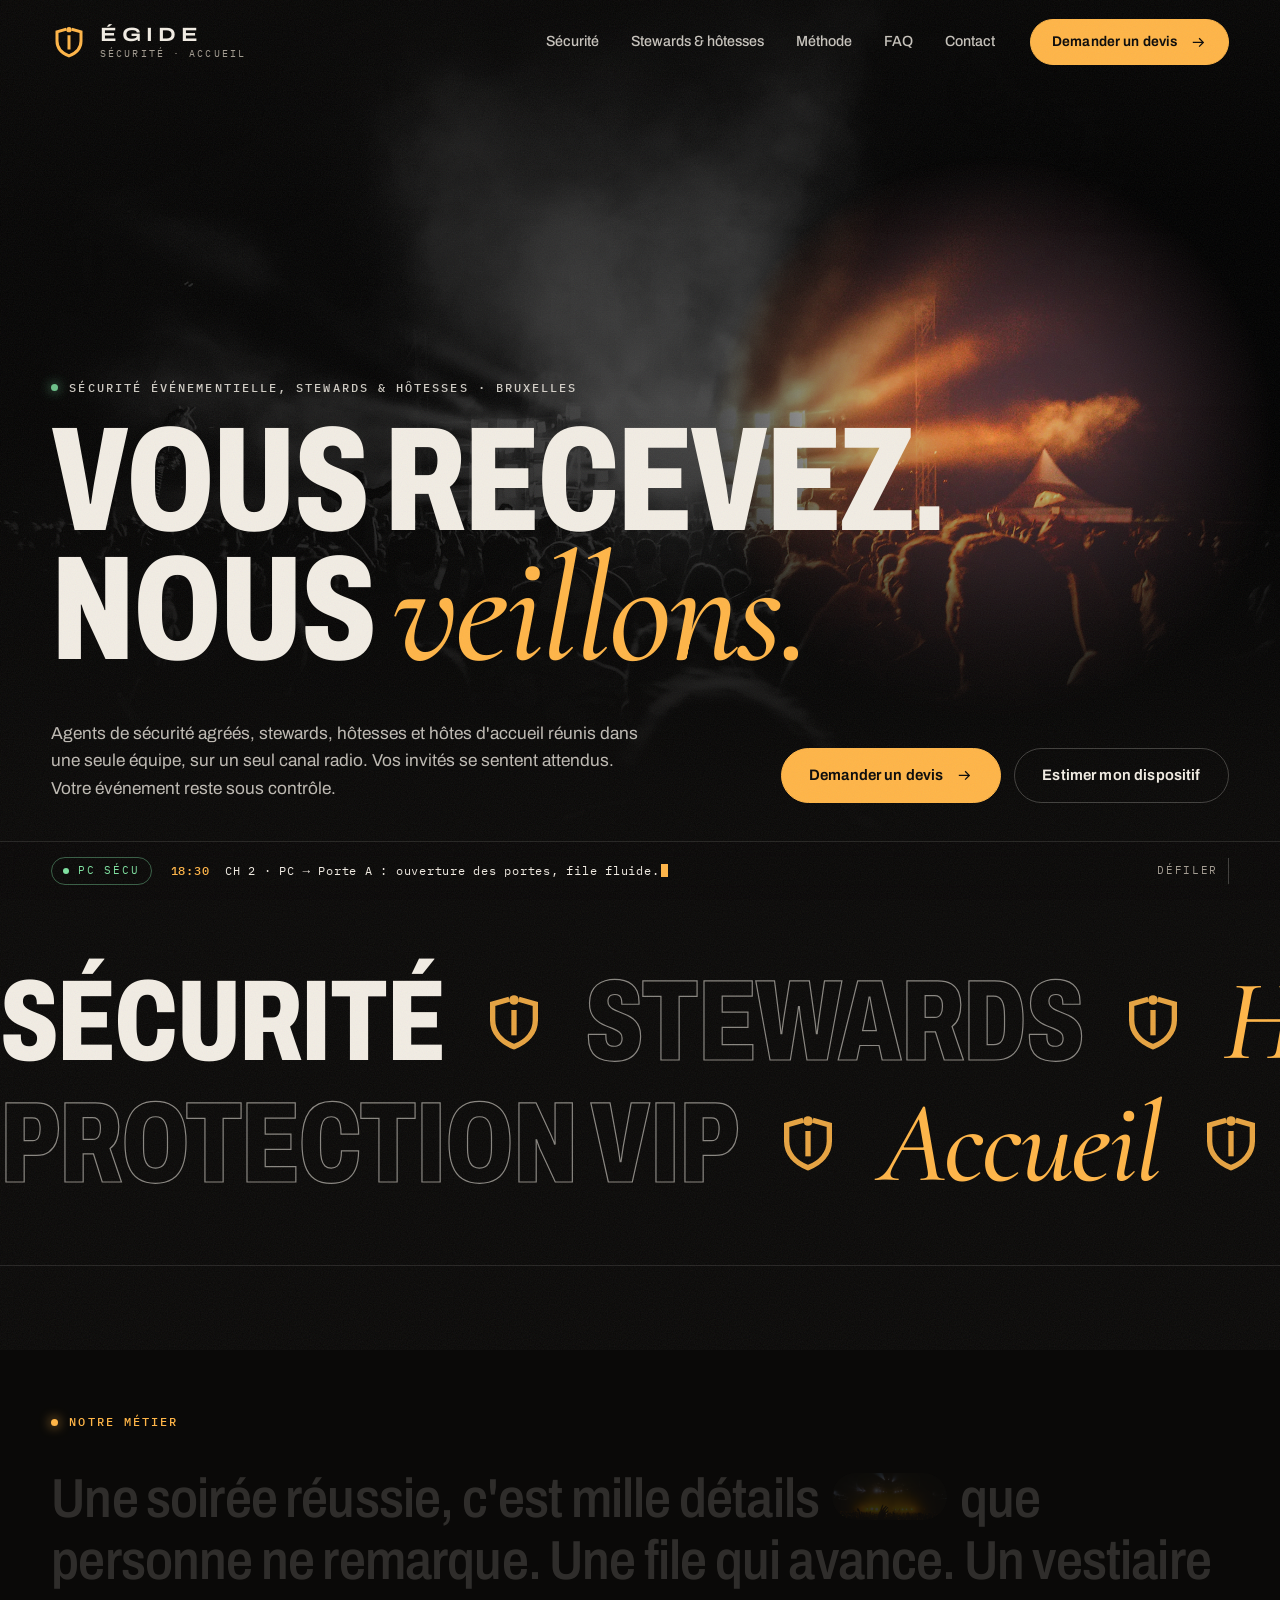
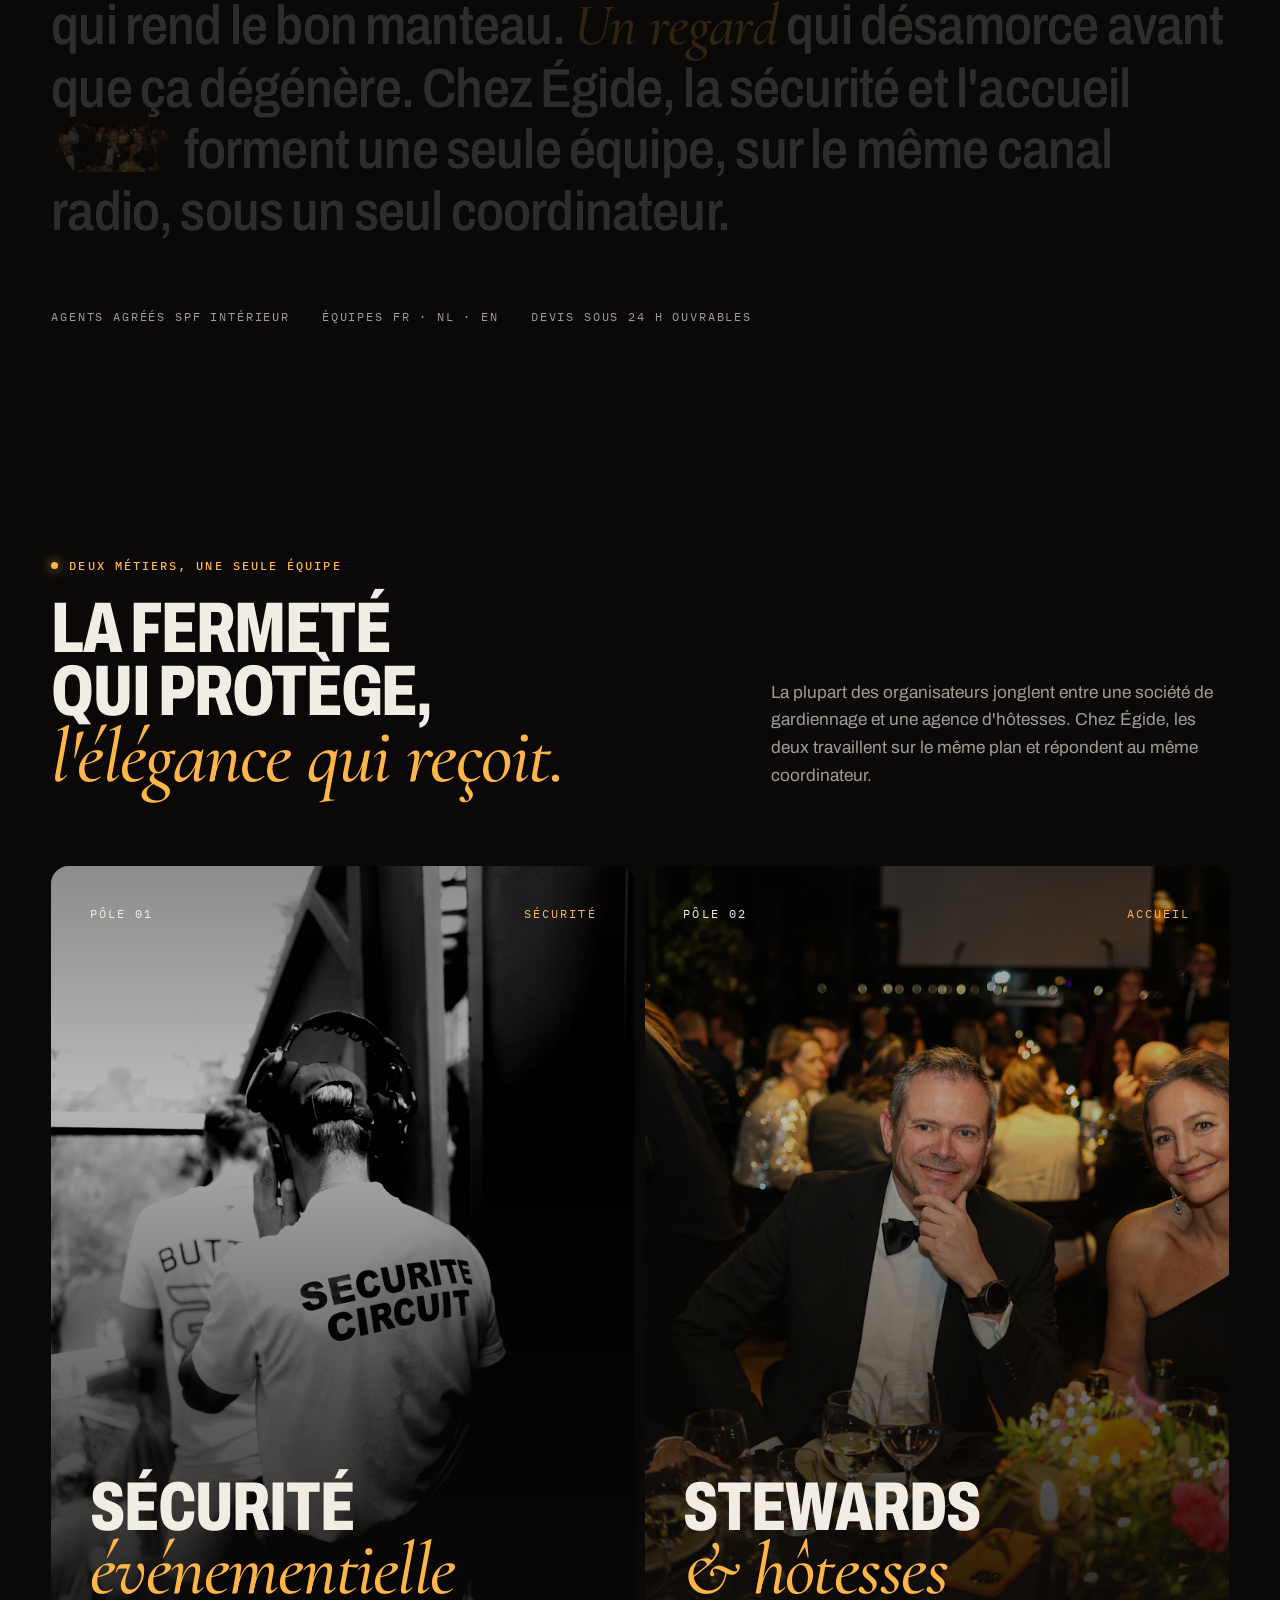
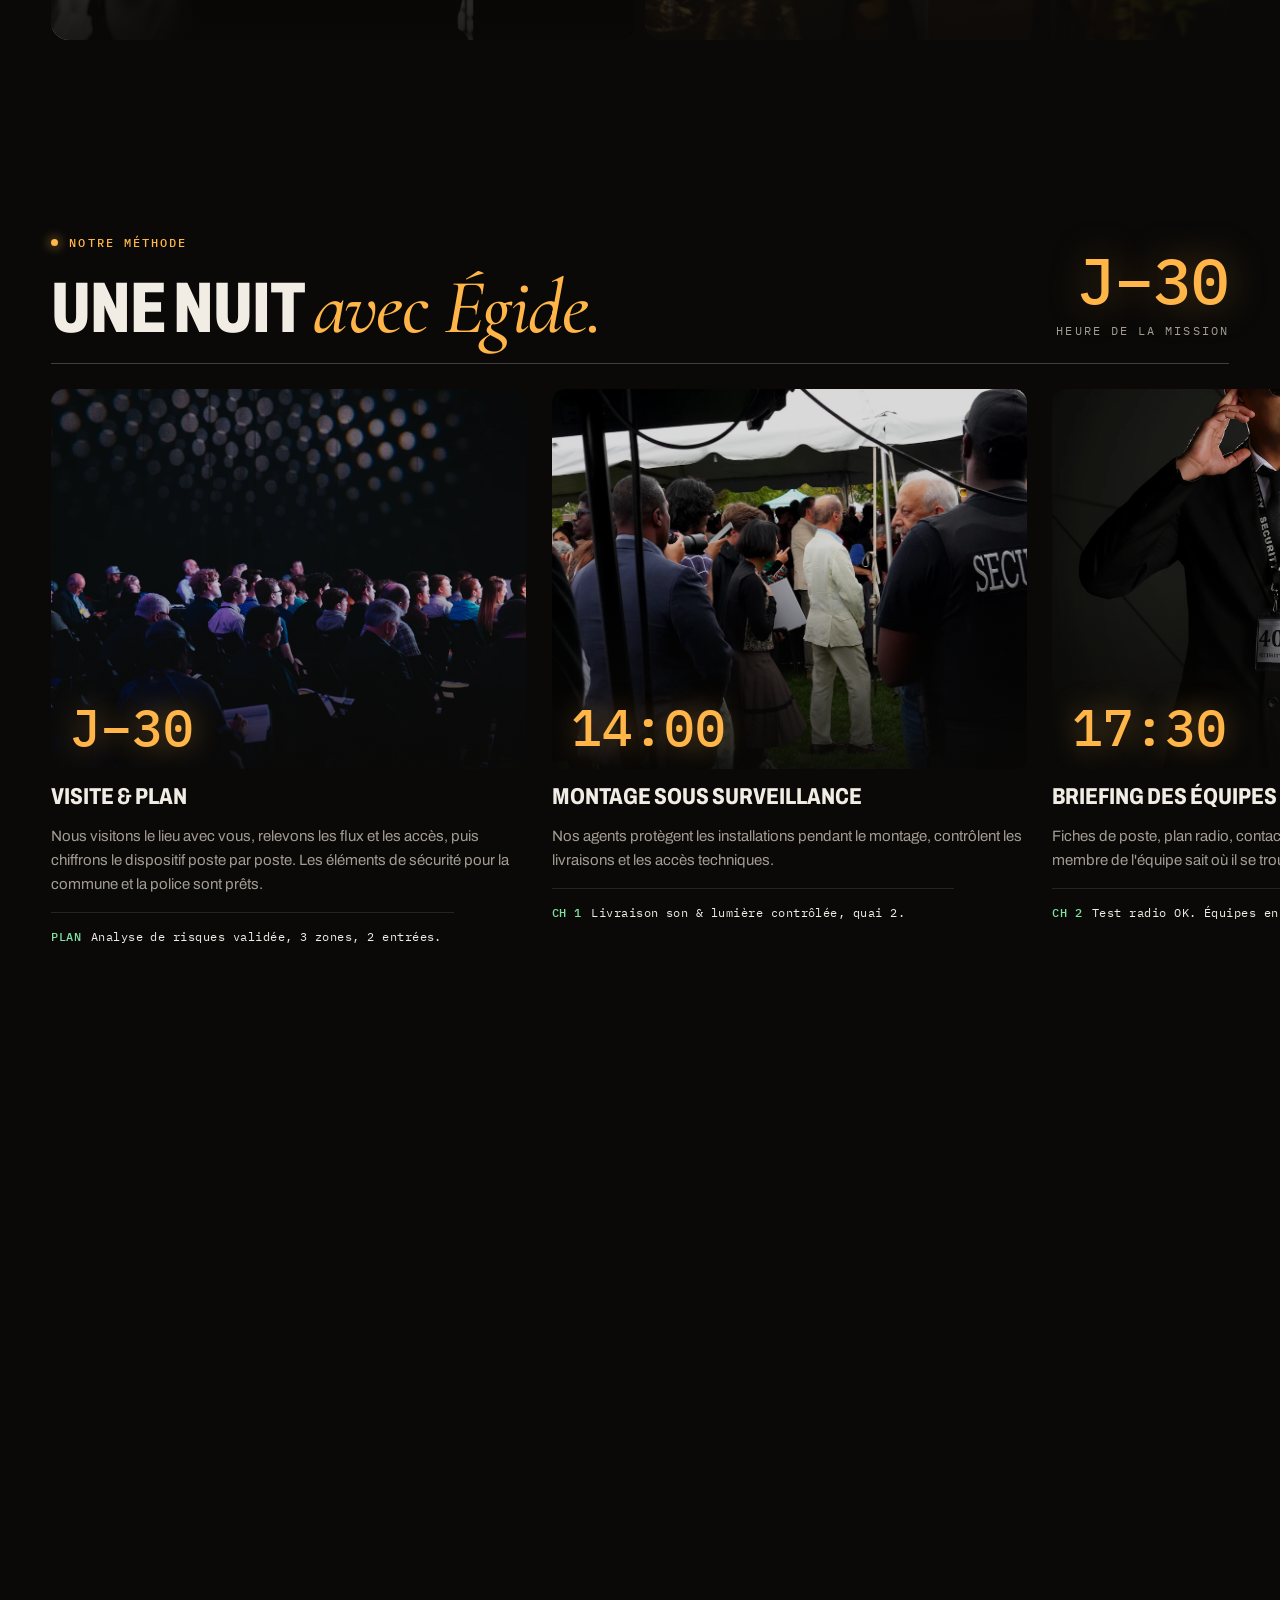
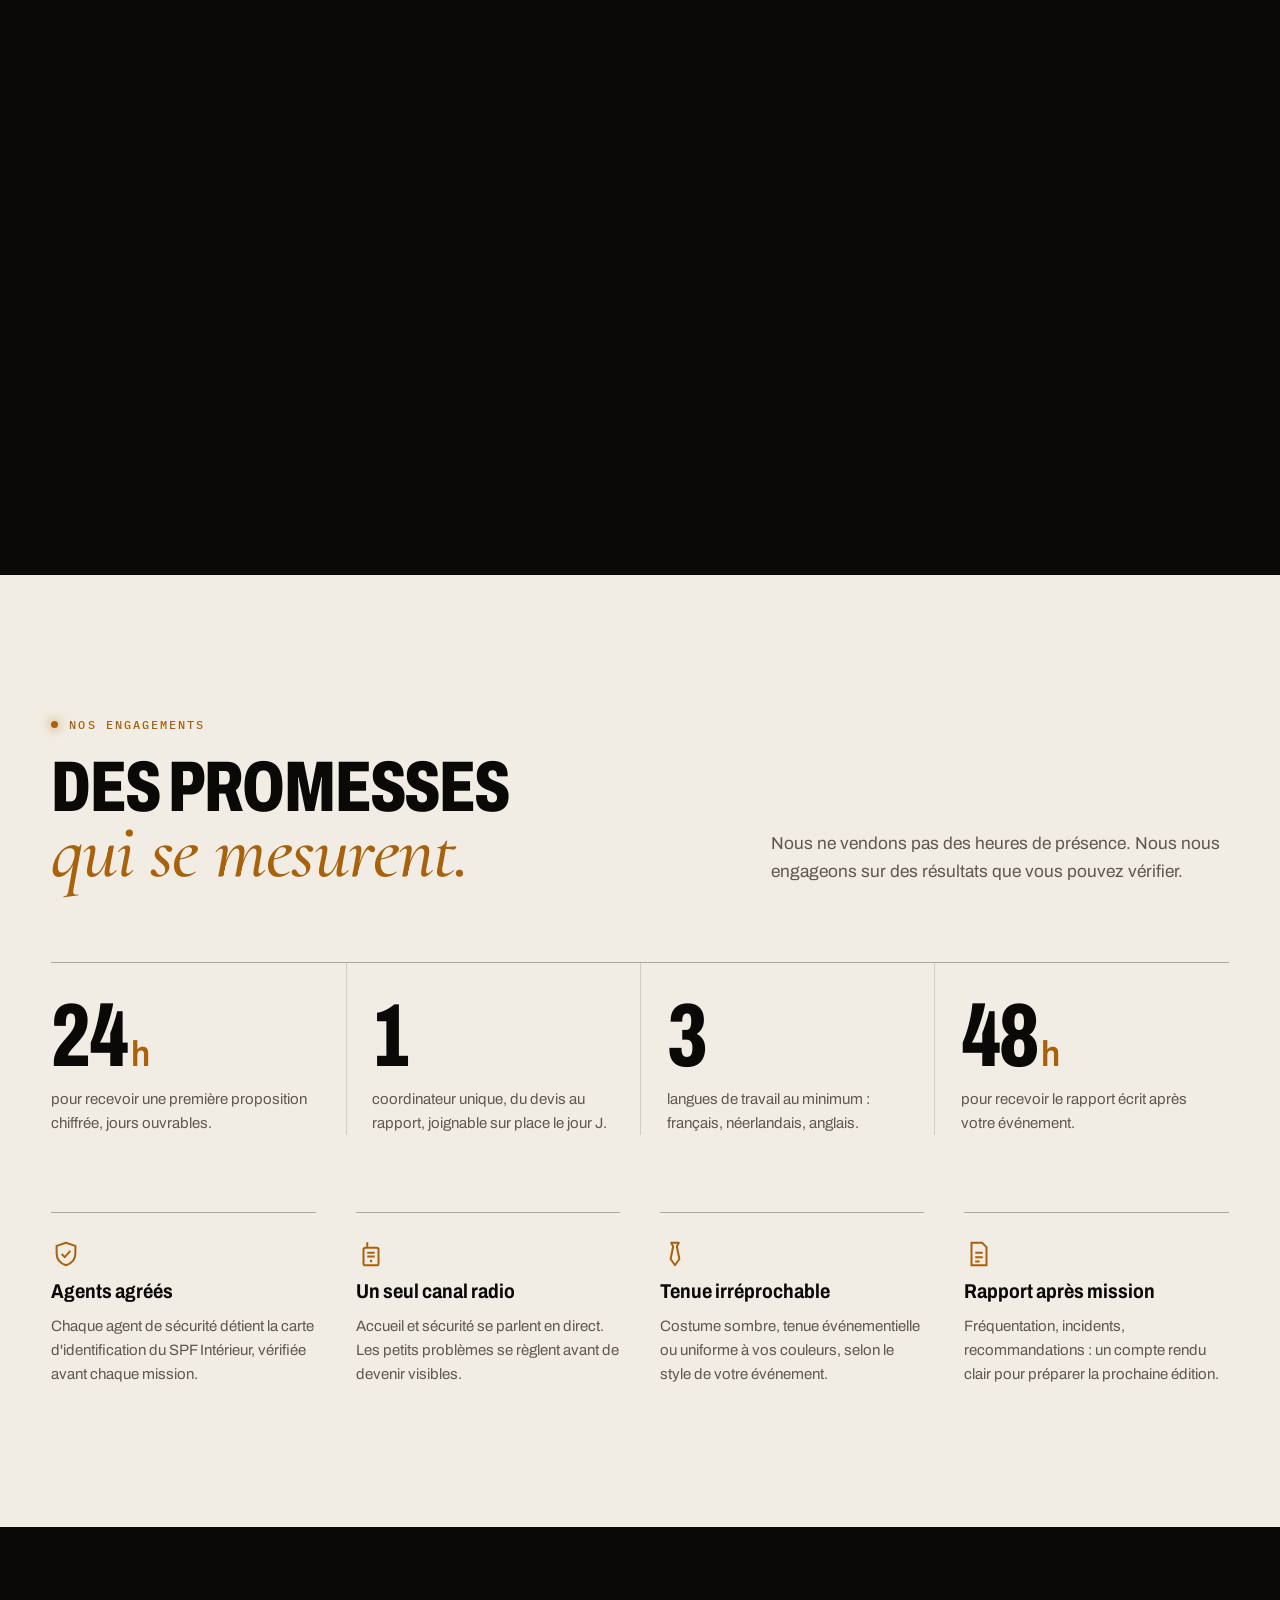
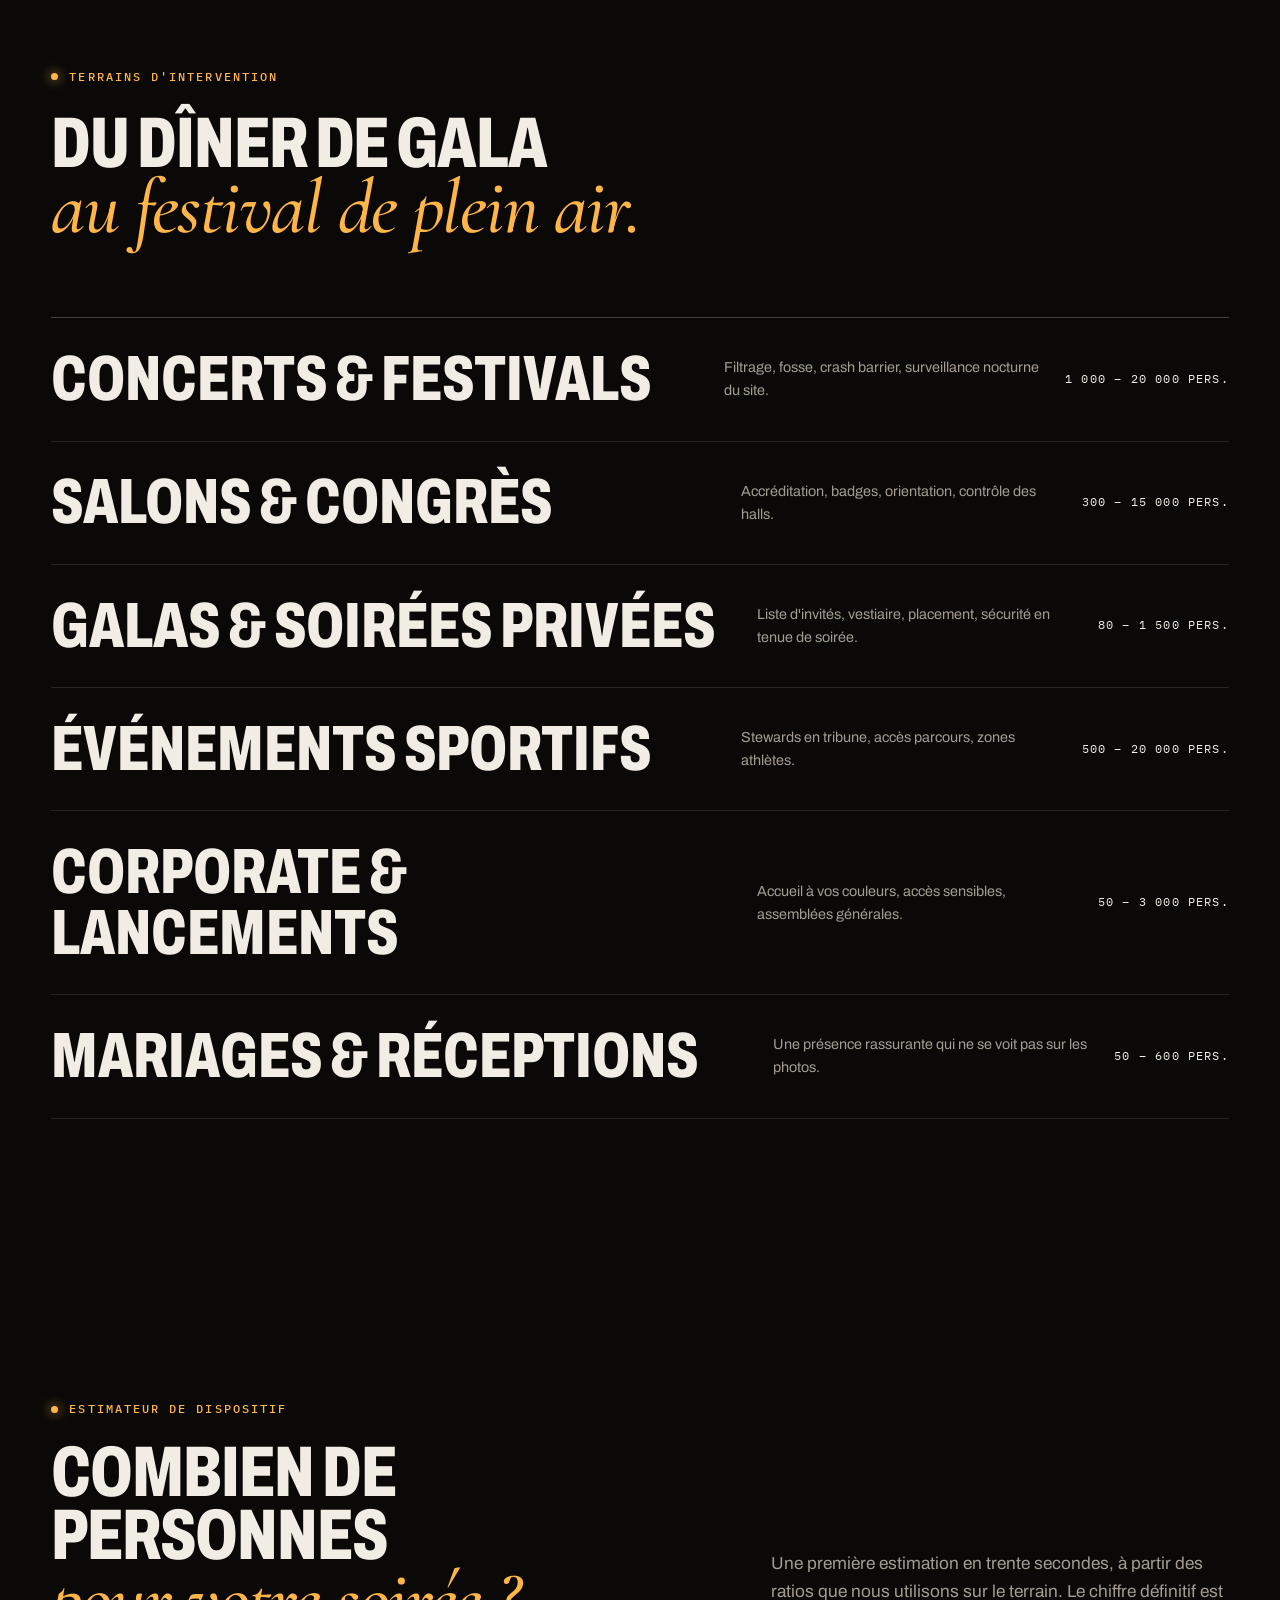
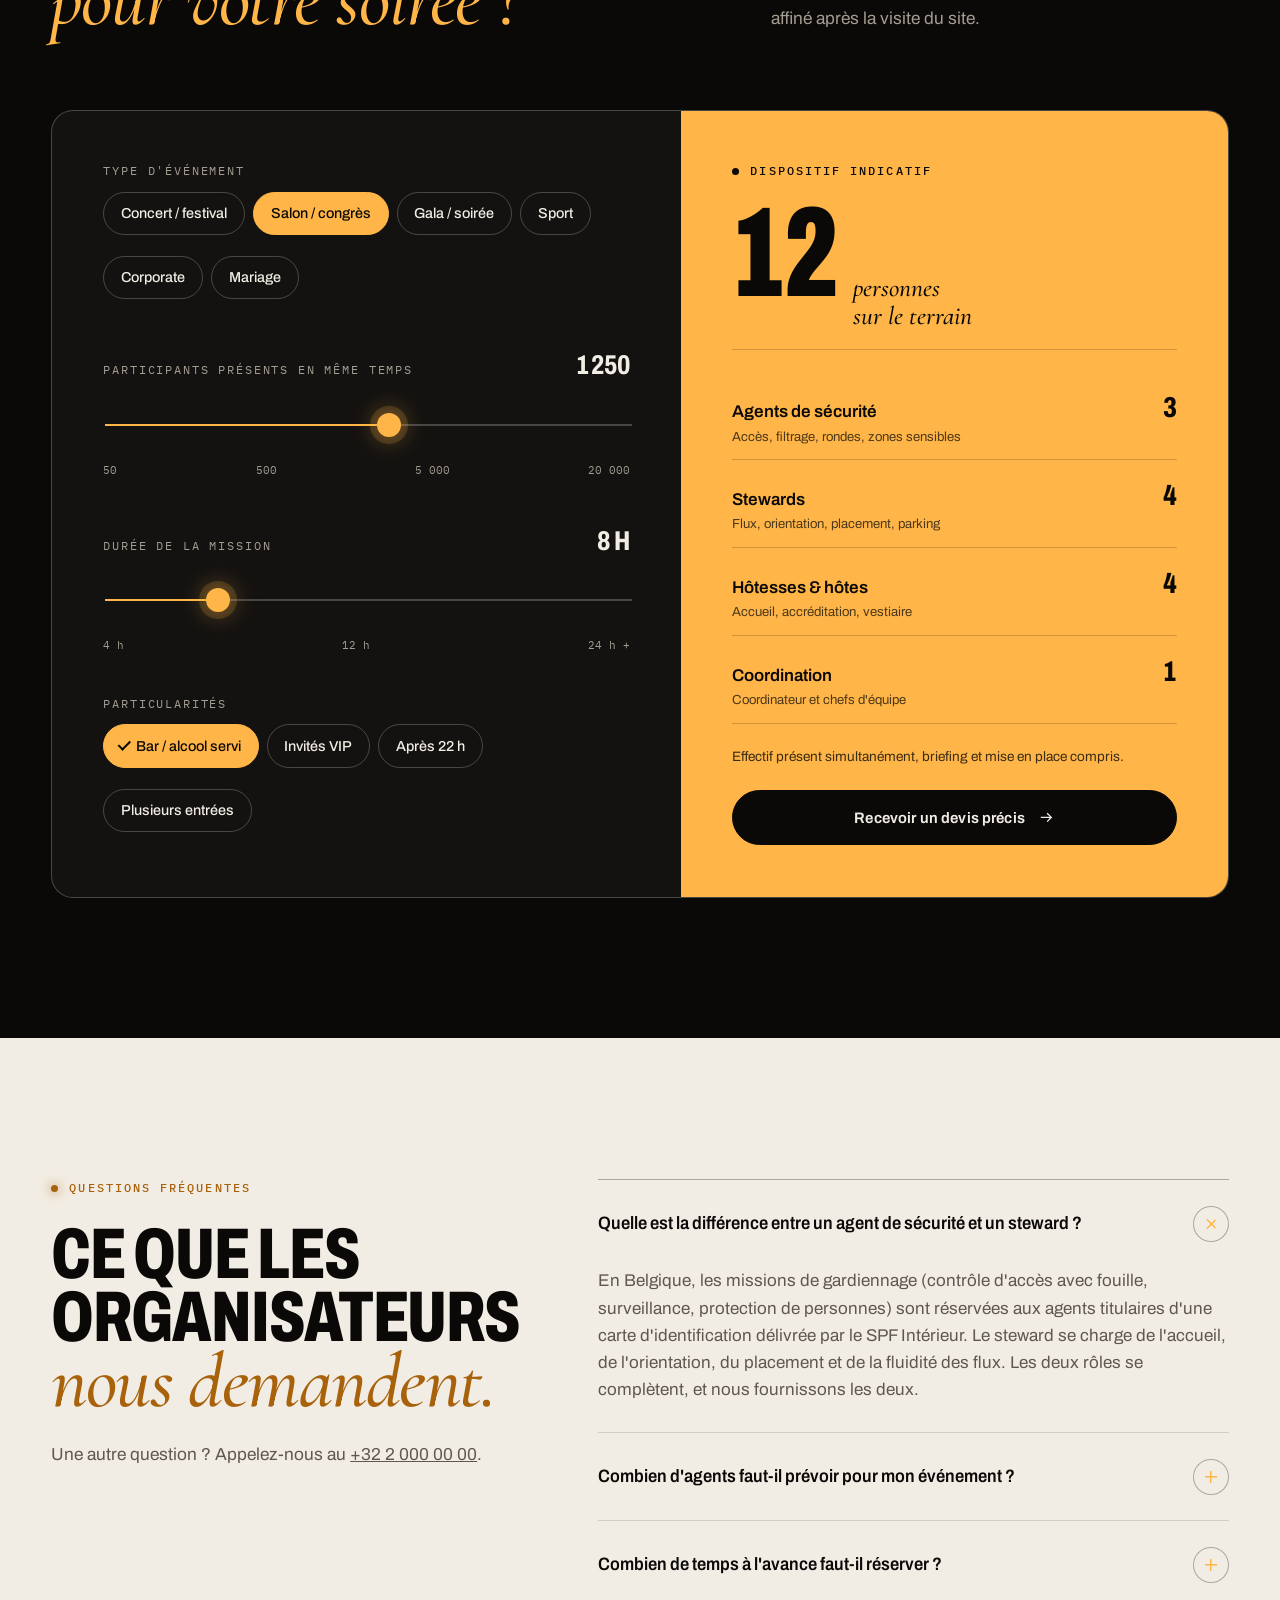
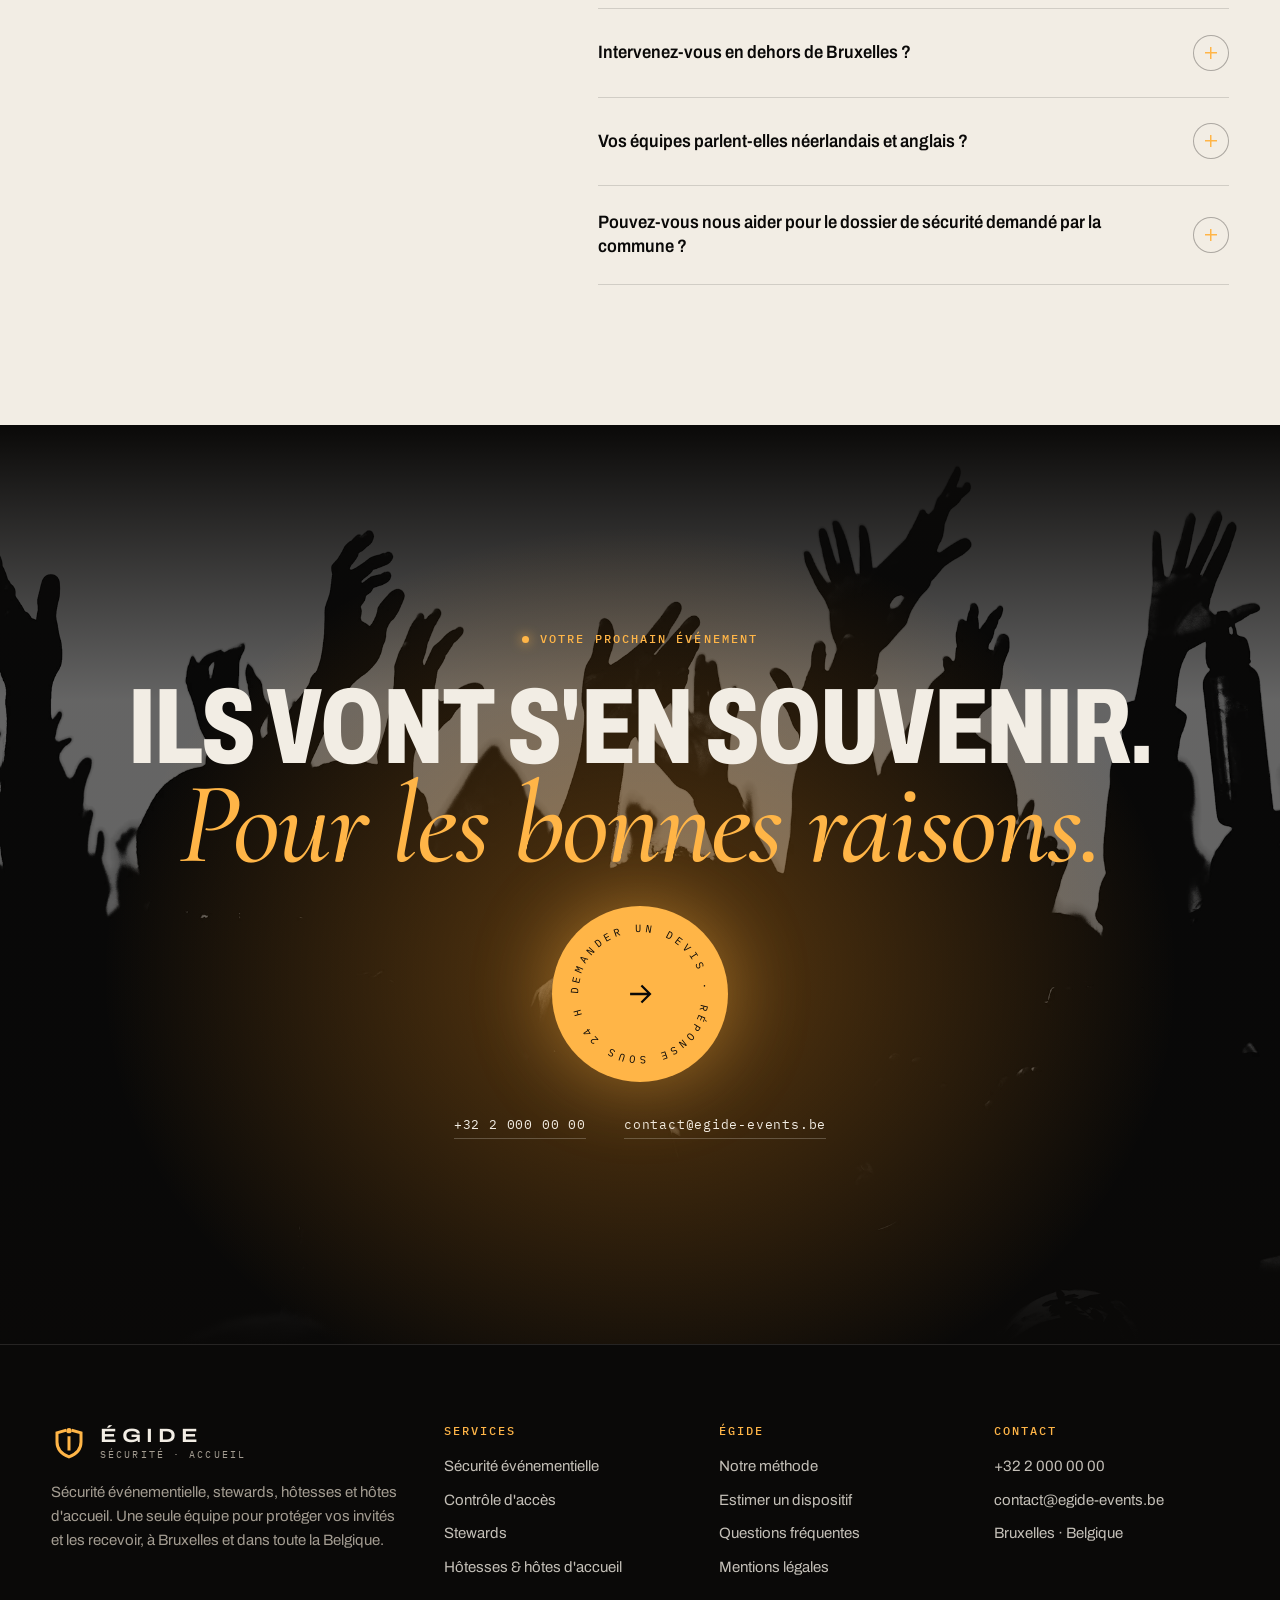
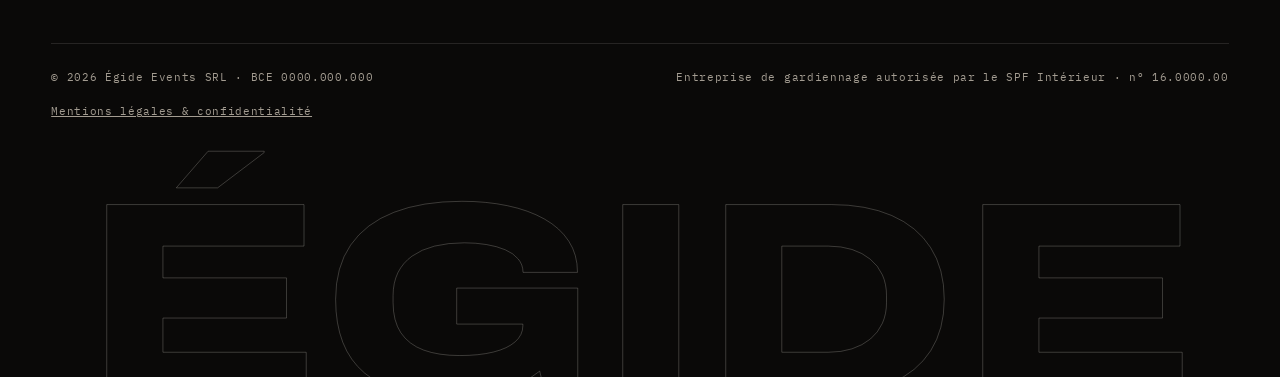
<file: index.html>
<!doctype html>
<html lang="fr-BE">
<head>
<meta charset="utf-8">
<meta name="viewport" content="width=device-width, initial-scale=1, viewport-fit=cover">
<title>Égide · Sécurité événementielle, stewards et hôtesses à Bruxelles</title>
<meta name="description" content="Agents de sécurité agréés, stewards, hôtesses et hôtes d'accueil pour vos festivals, salons, galas et événements d'entreprise à Bruxelles et partout en Belgique. Devis sous 24 h.">
<meta name="robots" content="index, follow, max-image-preview:large">
<link rel="canonical" href="https://www.egide-events.be/">
<link rel="alternate" hreflang="fr-BE" href="https://www.egide-events.be/">
<link rel="alternate" hreflang="x-default" href="https://www.egide-events.be/">
<meta name="theme-color" content="#0a0908">
<meta name="author" content="Égide Events SRL">
<meta name="geo.region" content="BE-BRU">
<meta name="geo.placename" content="Bruxelles">
<meta property="og:type" content="website">
<meta property="og:locale" content="fr_BE">
<meta property="og:site_name" content="Égide — Sécurité &amp; accueil événementiel">
<meta property="og:title" content="Égide — Veiller sur la foule, accueillir chaque invité">
<meta property="og:description" content="Agents de sécurité agréés, stewards, hôtesses et hôtes d'accueil pour vos festivals, salons, galas et événements d'entreprise à Bruxelles et partout en Belgique. Devis sous 24 h.">
<meta property="og:url" content="https://www.egide-events.be/">
<meta property="og:image" content="https://www.egide-events.be/assets/img/og-image.jpg">
<meta property="og:image:width" content="1200">
<meta property="og:image:height" content="630">
<meta property="og:image:alt" content="Égide — sécurité et accueil pour vos événements">
<meta name="twitter:card" content="summary_large_image">
<meta name="twitter:title" content="Égide — Veiller sur la foule, accueillir chaque invité">
<meta name="twitter:description" content="Agents de sécurité agréés, stewards, hôtesses et hôtes d'accueil pour vos festivals, salons, galas et événements d'entreprise à Bruxelles et partout en Belgique. Devis sous 24 h.">
<meta name="twitter:image" content="https://www.egide-events.be/assets/img/og-image.jpg">
<link rel="icon" href="favicon.svg" type="image/svg+xml">
<link rel="icon" href="favicon-32.png" sizes="32x32" type="image/png">
<link rel="apple-touch-icon" href="apple-touch-icon.png">
<link rel="manifest" href="site.webmanifest">
<link rel="preload" href="assets/fonts/archivo-var.woff2" as="font" type="font/woff2" crossorigin>
<link rel="preload" as="image" href="assets/photos/hero.webp" imagesrcset="assets/photos/hero-sm.webp 1100w, assets/photos/hero.webp 2200w" imagesizes="100vw">
<link rel="stylesheet" href="assets/css/style.css">
<script type="application/ld+json">
{
 "@context": "https://schema.org",
 "@graph": [
  {
   "@type": [
    "LocalBusiness",
    "ProfessionalService"
   ],
   "@id": "https://www.egide-events.be/#organisation",
   "name": "Égide",
   "legalName": "Égide Events SRL",
   "alternateName": "Égide Sécurité & Accueil",
   "description": "Société de sécurité événementielle et de placement de stewards, hôtesses et hôtes d'accueil à Bruxelles et dans toute la Belgique.",
   "url": "https://www.egide-events.be/",
   "logo": "https://www.egide-events.be/assets/img/logo-egide.png",
   "image": "https://www.egide-events.be/assets/img/og-image.jpg",
   "email": "contact@egide-events.be",
   "telephone": "+32 2 000 00 00",
   "priceRange": "€€",
   "address": {
    "@type": "PostalAddress",
    "streetAddress": "Rue de l'Exemple 1",
    "addressLocality": "Bruxelles",
    "postalCode": "1000",
    "addressRegion": "Région de Bruxelles-Capitale",
    "addressCountry": "BE"
   },
   "geo": {
    "@type": "GeoCoordinates",
    "latitude": 50.8466,
    "longitude": 4.3528
   },
   "areaServed": [
    {
     "@type": "City",
     "name": "Bruxelles"
    },
    {
     "@type": "AdministrativeArea",
     "name": "Wallonie"
    },
    {
     "@type": "AdministrativeArea",
     "name": "Flandre"
    },
    {
     "@type": "Country",
     "name": "Belgique"
    }
   ],
   "knowsLanguage": [
    "fr",
    "nl",
    "en"
   ],
   "openingHoursSpecification": [
    {
     "@type": "OpeningHoursSpecification",
     "dayOfWeek": [
      "Monday",
      "Tuesday",
      "Wednesday",
      "Thursday",
      "Friday"
     ],
     "opens": "09:00",
     "closes": "18:00"
    }
   ],
   "hasOfferCatalog": {
    "@type": "OfferCatalog",
    "name": "Services événementiels",
    "itemListElement": [
     {
      "@type": "Offer",
      "itemOffered": {
       "@type": "Service",
       "name": "Sécurité événementielle",
       "url": "https://www.egide-events.be/securite-evenementielle.html"
      }
     },
     {
      "@type": "Offer",
      "itemOffered": {
       "@type": "Service",
       "name": "Stewards, hôtesses et hôtes d'accueil",
       "url": "https://www.egide-events.be/stewards-hotesses.html"
      }
     }
    ]
   }
  },
  {
   "@type": "WebSite",
   "@id": "https://www.egide-events.be/#site",
   "url": "https://www.egide-events.be/",
   "name": "Égide",
   "inLanguage": "fr-BE",
   "publisher": {
    "@id": "https://www.egide-events.be/#organisation"
   }
  },
  {
   "@type": "FAQPage",
   "mainEntity": [
    {
     "@type": "Question",
     "name": "Quelle est la différence entre un agent de sécurité et un steward ?",
     "acceptedAnswer": {
      "@type": "Answer",
      "text": "En Belgique, les missions de gardiennage (contrôle d'accès avec fouille, surveillance, protection de personnes) sont réservées aux agents titulaires d'une carte d'identification délivrée par le SPF Intérieur. Le steward se charge de l'accueil, de l'orientation, du placement et de la fluidité des flux. Les deux rôles se complètent, et nous fournissons les deux."
     }
    },
    {
     "@type": "Question",
     "name": "Combien d'agents faut-il prévoir pour mon événement ?",
     "acceptedAnswer": {
      "@type": "Answer",
      "text": "Cela dépend de la jauge, du type de public, de la configuration du lieu, de la présence d'alcool et des horaires. Notre estimateur donne un premier ordre de grandeur. Nous affinons ensuite le dispositif après la visite du site, en accord avec les exigences éventuelles de la commune et de la zone de police."
     }
    },
    {
     "@type": "Question",
     "name": "Combien de temps à l'avance faut-il réserver ?",
     "acceptedAnswer": {
      "@type": "Answer",
      "text": "Idéalement quatre à six semaines avant l'événement, surtout en haute saison (mai à septembre et décembre). Nous traitons aussi les demandes urgentes : contactez-nous, nous vous dirons honnêtement ce qui est possible."
     }
    },
    {
     "@type": "Question",
     "name": "Intervenez-vous en dehors de Bruxelles ?",
     "acceptedAnswer": {
      "@type": "Answer",
      "text": "Oui. Nous sommes basés à Bruxelles et intervenons dans toute la Belgique, en Wallonie comme en Flandre."
     }
    },
    {
     "@type": "Question",
     "name": "Vos équipes parlent-elles néerlandais et anglais ?",
     "acceptedAnswer": {
      "@type": "Answer",
      "text": "Nos équipes d'accueil travaillent en français, en néerlandais et en anglais. D'autres langues (allemand, espagnol, italien, arabe) sont disponibles sur demande pour les événements internationaux."
     }
    },
    {
     "@type": "Question",
     "name": "Pouvez-vous nous aider pour le dossier de sécurité demandé par la commune ?",
     "acceptedAnswer": {
      "@type": "Answer",
      "text": "Oui. Nous préparons l'analyse de risques, le plan de positionnement des agents et la description du dispositif. Vous disposez ainsi des éléments attendus par l'administration communale, la police et les services de secours."
     }
    }
   ]
  }
 ]
}
</script>
</head>
<body>
<a class="skip-link" href="#contenu">Aller au contenu</a>
<header class="site-header">
  <div class="wrap header-inner">
    <a class="brand" href="index.html" aria-label="Égide, retour à l'accueil">
      <img class="brand-mark" src="assets/img/logo-mark.svg" alt="" width="34" height="34">
      <span class="brand-text">
        <span class="brand-name">ÉGIDE</span>
        <span class="brand-tag">Sécurité · Accueil</span>
      </span>
    </a>
    <button class="nav-toggle" type="button" aria-expanded="false" aria-controls="nav" aria-label="Ouvrir le menu"><span></span></button>
    <nav class="nav" id="nav" aria-label="Navigation principale">
      <ul class="nav-list">
        <li><a href="securite-evenementielle.html">Sécurité</a></li>
        <li><a href="stewards-hotesses.html">Stewards & hôtesses</a></li>
        <li><a href="index.html#methode">Méthode</a></li>
        <li><a href="index.html#faq">FAQ</a></li>
        <li><a href="contact.html">Contact</a></li>
      </ul>
      <a class="btn magnetic" href="contact.html">Demander un devis <svg viewBox="0 0 24 24" fill="none" aria-hidden="true"><path d="M4 12h15m-6-6 6 6-6 6" stroke="currentColor" stroke-width="1.8"/></svg></a>
    </nav>
  </div>
</header>
<main id="contenu">
<section class="hero" aria-labelledby="hero-title">
  <div class="hero-media" aria-hidden="true">
    <img class="hero-img--base" src="assets/photos/hero.webp" srcset="assets/photos/hero-sm.webp 1100w, assets/photos/hero.webp 2200w" sizes="100vw" alt="" fetchpriority="high">
    <img class="hero-img--lit" src="assets/photos/hero.webp" srcset="assets/photos/hero-sm.webp 1100w, assets/photos/hero.webp 2200w" sizes="100vw" alt="">
  </div>

  <div class="wrap hero-content">
    <h1 class="display hero-title" id="hero-title">
      <span class="seo">Sécurité événementielle, stewards &amp; hôtesses · Bruxelles</span>
      <span class="line"><span class="line-inner">Vous recevez.</span></span>
      <span class="line"><span class="line-inner">Nous <span class="serif">veillons.</span></span></span>
    </h1>
    <div class="hero-foot">
      <p class="lead">Agents de sécurité agréés, stewards, hôtesses et hôtes d'accueil réunis dans une seule équipe, sur un seul canal radio. Vos invités se sentent attendus. Votre événement reste sous contrôle.</p>
      <div class="hero-actions">
        <a class="btn magnetic" href="contact.html">Demander un devis <svg viewBox="0 0 24 24" fill="none" aria-hidden="true"><path d="M4 12h15m-6-6 6 6-6 6" stroke="currentColor" stroke-width="1.8"/></svg></a>
        <a class="btn btn--ghost magnetic" href="#estimateur">Estimer mon dispositif</a>
      </div>
    </div>
  </div>

  <div class="radio" aria-hidden="true">
    <div class="wrap radio-inner">
      <span class="radio-live">PC sécu</span>
      <span class="radio-msg" id="radio-msg"><b>18:30</b>&nbsp;&nbsp;CH 2 · PC → Porte A : ouverture des portes, file fluide.</span>
      <a class="radio-scroll" href="#manifeste" tabindex="-1">Défiler <i></i></a>
    </div>
  </div>
</section>

<div class="marquee" aria-hidden="true">
  <div class="marquee-row">
    <div class="marquee-track">
      <span>Sécurité</span><img src="assets/img/logo-mark.svg" alt=""><span class="o">Stewards</span><img src="assets/img/logo-mark.svg" alt=""><span class="s">Hôtesses</span><img src="assets/img/logo-mark.svg" alt=""><span class="o">Contrôle d'accès</span><img src="assets/img/logo-mark.svg" alt="">
    </div>
    <div class="marquee-track">
      <span>Sécurité</span><img src="assets/img/logo-mark.svg" alt=""><span class="o">Stewards</span><img src="assets/img/logo-mark.svg" alt=""><span class="s">Hôtesses</span><img src="assets/img/logo-mark.svg" alt=""><span class="o">Contrôle d'accès</span><img src="assets/img/logo-mark.svg" alt="">
    </div>
  </div>
  <div class="marquee-row marquee-row--rev">
    <div class="marquee-track">
      <span class="o">Protection VIP</span><img src="assets/img/logo-mark.svg" alt=""><span class="s">Accueil</span><img src="assets/img/logo-mark.svg" alt=""><span>Gestion de foule</span><img src="assets/img/logo-mark.svg" alt=""><span class="o">Vestiaire</span><img src="assets/img/logo-mark.svg" alt="">
    </div>
    <div class="marquee-track">
      <span class="o">Protection VIP</span><img src="assets/img/logo-mark.svg" alt=""><span class="s">Accueil</span><img src="assets/img/logo-mark.svg" alt=""><span>Gestion de foule</span><img src="assets/img/logo-mark.svg" alt=""><span class="o">Vestiaire</span><img src="assets/img/logo-mark.svg" alt="">
    </div>
  </div>
</div>

<section class="section" id="manifeste" aria-labelledby="manifesto-title">
  <div class="wrap">
    <h2 class="label" id="manifesto-title">Notre métier</h2>
    <p class="manifesto-text" style="margin-top:2.2rem">
      Une soirée réussie, c'est mille détails <span class="pill"><img src="assets/photos/foule.webp" alt="" loading="lazy"></span> que personne ne remarque. Une file qui avance. Un vestiaire qui rend le bon manteau. <em>Un regard</em> qui désamorce avant que ça dégénère. Chez Égide, la sécurité et l'accueil <span class="pill"><img src="assets/photos/gala.webp" alt="" loading="lazy"></span> forment une seule équipe, sur le même canal radio, sous un seul coordinateur.
    </p>
    <div class="manifesto-sign">
      <span>Agents agréés SPF Intérieur</span>
      <span>Équipes FR · NL · EN</span>
      <span>Devis sous 24 h ouvrables</span>
    </div>
  </div>
</section>

<section class="section section--tight" id="services" aria-labelledby="poles-title">
  <div class="wrap">
    <div class="section-head section-head--split" data-reveal>
      <div class="stack">
        <span class="label">Deux métiers, une seule équipe</span>
        <h2 class="display h2" id="poles-title">La fermeté qui protège, <span class="serif">l'élégance qui reçoit.</span></h2>
      </div>
      <p class="lead">La plupart des organisateurs jonglent entre une société de gardiennage et une agence d'hôtesses. Chez Égide, les deux travaillent sur le même plan et répondent au même coordinateur.</p>
    </div>

    <div class="poles" data-reveal>
      <article class="pole pole--sec" data-cursor="view">
        <img class="pole-bg" src="assets/photos/securite.webp" alt="Agent de sécurité de dos, t-shirt « Sécurité circuit », casque radio sur les oreilles" loading="lazy">
        <div class="pole-top"><span>Pôle 01</span><span>Sécurité</span></div>
        <h3 class="display pole-title">Sécurité<br><span class="serif">événementielle</span></h3>
        <div class="pole-body"><div>
          <p>Des agents titulaires de la carte d'identification du SPF Intérieur, formés aux flux de foule et à la désescalade. Présents là où il le faut, discrets partout ailleurs.</p>
          <ul class="pole-tags">
            <li>Contrôle d'accès</li><li>Gestion de foule</li><li>Surveillance de nuit</li><li>Protection VIP</li><li>Plan de sécurité</li><li>PC radio</li>
          </ul>
          <a class="btn" href="securite-evenementielle.html">Découvrir le pôle sécurité <svg viewBox="0 0 24 24" fill="none" aria-hidden="true"><path d="M4 12h15m-6-6 6 6-6 6" stroke="currentColor" stroke-width="1.8"/></svg></a>
        </div></div>
      </article>
      <article class="pole pole--host" data-cursor="view">
        <img class="pole-bg" src="assets/photos/gala.webp" alt="Invités en tenue de soirée à une table de gala" loading="lazy">
        <div class="pole-top"><span>Pôle 02</span><span>Accueil</span></div>
        <h3 class="display pole-title">Stewards<br><span class="serif">&amp; hôtesses</span></h3>
        <div class="pole-body"><div>
          <p>Stewards, hôtesses et hôtes d'accueil choisis pour leur aisance, leurs langues et leur sens du détail. Briefés sur votre marque, votre public et votre programme.</p>
          <ul class="pole-tags">
            <li>Accueil &amp; badges</li><li>Orientation</li><li>Vestiaire</li><li>Protocole VIP</li><li>Placement</li><li>Backstage</li>
          </ul>
          <a class="btn" href="stewards-hotesses.html">Découvrir le pôle accueil <svg viewBox="0 0 24 24" fill="none" aria-hidden="true"><path d="M4 12h15m-6-6 6 6-6 6" stroke="currentColor" stroke-width="1.8"/></svg></a>
        </div></div>
      </article>
    </div>
  </div>
</section>

<section class="section night" id="methode" aria-labelledby="night-title">
  <div class="wrap">
    <div class="night-head">
      <div class="stack">
        <span class="label">Notre méthode</span>
        <h2 class="display h2" id="night-title">Une nuit <span class="serif">avec Égide.</span></h2>
      </div>
      <div class="night-clock" aria-hidden="true"><strong>14:00</strong><span>Heure de la mission</span></div>
    </div>
    <div class="night-progress" aria-hidden="true"><i></i></div>
  </div>
  <div class="night-viewport">
    <ol class="night-track">
      <li class="night-card" data-time="J−30">
        <figure><img src="assets/photos/congres.webp" alt="Salle de conférence pendant une présentation" loading="lazy"><span class="night-time">J−30</span></figure>
        <h3>Visite &amp; plan</h3>
        <p>Nous visitons le lieu avec vous, relevons les flux et les accès, puis chiffrons le dispositif poste par poste. Les éléments de sécurité pour la commune et la police sont prêts.</p>
        <p class="radio-line"><b>PLAN</b> Analyse de risques validée, 3 zones, 2 entrées.</p>
      </li>
      <li class="night-card" data-time="14:00">
        <figure><img src="assets/photos/tente.webp" alt="Agent de sécurité surveillant un rassemblement sous une tente" loading="lazy"><span class="night-time">14:00</span></figure>
        <h3>Montage sous surveillance</h3>
        <p>Nos agents protègent les installations pendant le montage, contrôlent les livraisons et les accès techniques.</p>
        <p class="radio-line"><b>CH 1</b> Livraison son &amp; lumière contrôlée, quai 2.</p>
      </li>
      <li class="night-card" data-time="17:30">
        <figure><img src="assets/photos/vip.webp" alt="Agent en costume sombre avec oreillette et badge" loading="lazy"><span class="night-time">17:30</span></figure>
        <h3>Briefing des équipes</h3>
        <p>Fiches de poste, plan radio, contacts clés, consignes VIP. Chaque membre de l'équipe sait où il se trouve et pourquoi.</p>
        <p class="radio-line"><b>CH 2</b> Test radio OK. Équipes en place à 18:15.</p>
      </li>
      <li class="night-card" data-time="18:30">
        <figure><img src="assets/photos/file.webp" alt="File d'attente de visiteurs le long d'un mur" loading="lazy"><span class="night-time">18:30</span></figure>
        <h3>Ouverture des portes</h3>
        <p>Contrôle des billets et des sacs, files dimensionnées, stewards pour orienter. Personne n'attend plus que nécessaire.</p>
        <p class="radio-line"><b>CH 2</b> Porte A : 1 240 entrées, file fluide.</p>
      </li>
      <li class="night-card" data-time="19:00">
        <figure><img src="assets/photos/smoking.webp" alt="Invité en smoking tenant une coupe de champagne" loading="lazy"><span class="night-time">19:00</span></figure>
        <h3>Accueil des invités</h3>
        <p>Hôtesses à l'enregistrement, badges, vestiaire, accompagnement des invités VIP jusqu'à leur place.</p>
        <p class="radio-line"><b>CH 3</b> 640 invités enregistrés, vestiaire à 40 %.</p>
      </li>
      <li class="night-card" data-time="21:30">
        <figure><img src="assets/photos/foule.webp" alt="Foule les bras levés devant une scène éclairée en jaune" loading="lazy"><span class="night-time">21:30</span></figure>
        <h3>Pic d'affluence</h3>
        <p>Le coordinateur redéploie les équipes depuis le PC sécurité : fosse, bars, sanitaires. Les renforts arrivent avant les files.</p>
        <p class="radio-line"><b>CH 2</b> Fosse : densité stable, +2 agents côté bar.</p>
      </li>
      <li class="night-card" data-time="00:30">
        <figure><img src="assets/photos/confettis.webp" alt="Pluie de confettis au-dessus d'une foule de concert" loading="lazy"><span class="night-time">00:30</span></figure>
        <h3>Sortie en douceur</h3>
        <p>Sorties ouvertes par étapes, vestiaire renforcé, parking et dépose-minute encadrés. La soirée se termine aussi bien qu'elle a commencé.</p>
        <p class="radio-line"><b>CH 2</b> Sorties B et C ouvertes, parking fluide.</p>
      </li>
      <li class="night-card night-card--end" data-time="J+2">
        <span class="label">J + 2</span>
        <h3 class="display">Le rapport <span class="serif">sur votre bureau.</span></h3>
        <p>Fréquentation, incidents, interventions et recommandations pour la prochaine édition, en un document clair.</p>
        <a class="btn" href="contact.html">Planifier ma soirée <svg viewBox="0 0 24 24" fill="none" aria-hidden="true"><path d="M4 12h15m-6-6 6 6-6 6" stroke="currentColor" stroke-width="1.8"/></svg></a>
      </li>
    </ol>
  </div>
</section>

<section class="section paper" aria-labelledby="figures-title">
  <div class="wrap">
    <div class="section-head section-head--split" data-reveal>
      <div class="stack">
        <span class="label">Nos engagements</span>
        <h2 class="display h2" id="figures-title">Des promesses <span class="serif">qui se mesurent.</span></h2>
      </div>
      <p class="lead">Nous ne vendons pas des heures de présence. Nous nous engageons sur des résultats que vous pouvez vérifier.</p>
    </div>
    <div class="figures" data-reveal>
      <div class="figure"><strong><span data-count="24">24</span><small>h</small></strong><p>pour recevoir une première proposition chiffrée, jours ouvrables.</p></div>
      <div class="figure"><strong><span data-count="1">1</span></strong><p>coordinateur unique, du devis au rapport, joignable sur place le jour J.</p></div>
      <div class="figure"><strong><span data-count="3">3</span></strong><p>langues de travail au minimum : français, néerlandais, anglais.</p></div>
      <div class="figure"><strong><span data-count="48">48</span><small>h</small></strong><p>pour recevoir le rapport écrit après votre événement.</p></div>
    </div>
    <div class="commitments" style="margin-top:clamp(3rem,6vw,5rem)" data-reveal>
      <div class="commitment"><svg viewBox="0 0 24 24" fill="none" aria-hidden="true"><path d="M12 3 4.5 5.5v6c0 4.6 3.2 8 7.5 9.5 4.3-1.5 7.5-4.9 7.5-9.5v-6L12 3Z" stroke="currentColor" stroke-width="1.6"/><path d="m8.5 12 2.5 2.5 4.5-5" stroke="currentColor" stroke-width="1.6"/></svg><h3>Agents agréés</h3><p>Chaque agent de sécurité détient la carte d'identification du SPF Intérieur, vérifiée avant chaque mission.</p></div>
      <div class="commitment"><svg viewBox="0 0 24 24" fill="none" aria-hidden="true"><rect x="6" y="7" width="12" height="14" rx="1.5" stroke="currentColor" stroke-width="1.6"/><path d="M9 7V2.5M9 11h6M9 14h6" stroke="currentColor" stroke-width="1.6"/><circle cx="12" cy="17.5" r="1" fill="currentColor"/></svg><h3>Un seul canal radio</h3><p>Accueil et sécurité se parlent en direct. Les petits problèmes se règlent avant de devenir visibles.</p></div>
      <div class="commitment"><svg viewBox="0 0 24 24" fill="none" aria-hidden="true"><path d="M9 3h6l-1.5 3 2 10L12 21l-3.5-5 2-10L9 3Z" stroke="currentColor" stroke-width="1.6" stroke-linejoin="round"/></svg><h3>Tenue irréprochable</h3><p>Costume sombre, tenue événementielle ou uniforme à vos couleurs, selon le style de votre événement.</p></div>
      <div class="commitment"><svg viewBox="0 0 24 24" fill="none" aria-hidden="true"><path d="M6 3h8.5L18 6.5V21H6V3Z" stroke="currentColor" stroke-width="1.6"/><path d="M9 11h6M9 14.5h6M9 18h3.5" stroke="currentColor" stroke-width="1.6"/></svg><h3>Rapport après mission</h3><p>Fréquentation, incidents, recommandations : un compte rendu clair pour préparer la prochaine édition.</p></div>
    </div>
  </div>
</section>

<section class="section" aria-labelledby="venues-title">
  <div class="wrap">
    <div class="section-head" data-reveal>
      <span class="label">Terrains d'intervention</span>
      <h2 class="display h2" id="venues-title">Du dîner de gala <span class="serif">au festival de plein air.</span></h2>
    </div>
    <ul class="venues">
      <li class="venue"><span class="venue-thumb"><img src="assets/photos/festival.webp" alt="" loading="lazy"></span><h3>Concerts &amp; festivals</h3><p>Filtrage, fosse, crash barrier, surveillance nocturne du site.</p><span class="venue-scale">1 000 – 20 000 pers.</span></li>
      <li class="venue"><span class="venue-thumb"><img src="assets/photos/salon.webp" alt="" loading="lazy"></span><h3>Salons &amp; congrès</h3><p>Accréditation, badges, orientation, contrôle des halls.</p><span class="venue-scale">300 – 15 000 pers.</span></li>
      <li class="venue"><span class="venue-thumb"><img src="assets/photos/table.webp" alt="" loading="lazy"></span><h3>Galas &amp; soirées privées</h3><p>Liste d'invités, vestiaire, placement, sécurité en tenue de soirée.</p><span class="venue-scale">80 – 1 500 pers.</span></li>
      <li class="venue"><span class="venue-thumb"><img src="assets/photos/stade.webp" alt="" loading="lazy"></span><h3>Événements sportifs</h3><p>Stewards en tribune, accès parcours, zones athlètes.</p><span class="venue-scale">500 – 20 000 pers.</span></li>
      <li class="venue"><span class="venue-thumb"><img src="assets/photos/soiree.webp" alt="" loading="lazy"></span><h3>Corporate &amp; lancements</h3><p>Accueil à vos couleurs, accès sensibles, assemblées générales.</p><span class="venue-scale">50 – 3 000 pers.</span></li>
      <li class="venue"><span class="venue-thumb"><img src="assets/photos/gala.webp" alt="" loading="lazy"></span><h3>Mariages &amp; réceptions</h3><p>Une présence rassurante qui ne se voit pas sur les photos.</p><span class="venue-scale">50 – 600 pers.</span></li>
    </ul>
    <div class="venue-preview" aria-hidden="true">
      <img src="assets/photos/festival.webp" alt="" loading="lazy">
      <img src="assets/photos/salon.webp" alt="" loading="lazy">
      <img src="assets/photos/table.webp" alt="" loading="lazy">
      <img src="assets/photos/stade.webp" alt="" loading="lazy">
      <img src="assets/photos/soiree.webp" alt="" loading="lazy">
      <img src="assets/photos/gala.webp" alt="" loading="lazy">
    </div>
  </div>
</section>

<section class="section" id="estimateur" aria-labelledby="est-title">
  <div class="wrap">
    <div class="section-head section-head--split" data-reveal>
      <div class="stack">
        <span class="label">Estimateur de dispositif</span>
        <h2 class="display h2" id="est-title">Combien de personnes <span class="serif">pour votre soirée ?</span></h2>
      </div>
      <p class="lead">Une première estimation en trente secondes, à partir des ratios que nous utilisons sur le terrain. Le chiffre définitif est affiné après la visite du site.</p>
    </div>

    <div class="estimator" data-reveal>
      <form class="est-form" id="estimator" aria-label="Estimer le personnel nécessaire">
        <fieldset class="field">
          <legend class="field-label">Type d'événement</legend>
          <div class="chips">
            <label class="chip"><input type="radio" name="est-type" id="est-t-festival" value="festival"><span>Concert / festival</span></label>
            <label class="chip"><input type="radio" name="est-type" id="est-t-salon" value="salon" checked><span>Salon / congrès</span></label>
            <label class="chip"><input type="radio" name="est-type" id="est-t-gala" value="gala"><span>Gala / soirée</span></label>
            <label class="chip"><input type="radio" name="est-type" id="est-t-sport" value="sport"><span>Sport</span></label>
            <label class="chip"><input type="radio" name="est-type" id="est-t-corporate" value="corporate"><span>Corporate</span></label>
            <label class="chip"><input type="radio" name="est-type" id="est-t-mariage" value="mariage"><span>Mariage</span></label>
          </div>
        </fieldset>
        <div class="field">
          <label class="field-label" for="est-guests">Participants présents en même temps <output id="est-guests-out" for="est-guests">1 200</output></label>
          <input type="range" id="est-guests" min="0" max="100" step="1" value="54">
          <div class="range-scale" aria-hidden="true"><span>50</span><span>500</span><span>5 000</span><span>20 000</span></div>
        </div>
        <div class="field">
          <label class="field-label" for="est-hours">Durée de la mission <output id="est-hours-out" for="est-hours">8 h</output></label>
          <input type="range" id="est-hours" min="4" max="24" step="1" value="8">
          <div class="range-scale" aria-hidden="true"><span>4 h</span><span>12 h</span><span>24 h +</span></div>
        </div>
        <fieldset class="field">
          <legend class="field-label">Particularités</legend>
          <div class="chips">
            <label class="chip chip--check"><input type="checkbox" id="est-alcohol" checked><span>Bar / alcool servi</span></label>
            <label class="chip chip--check"><input type="checkbox" id="est-vip"><span>Invités VIP</span></label>
            <label class="chip chip--check"><input type="checkbox" id="est-night"><span>Après 22 h</span></label>
            <label class="chip chip--check"><input type="checkbox" id="est-multi"><span>Plusieurs entrées</span></label>
          </div>
        </fieldset>
      </form>

      <div class="est-result" aria-live="polite">
        <span class="label">Dispositif indicatif</span>
        <div class="est-total"><strong id="est-total">17</strong><span>personnes<br>sur le terrain</span></div>
        <ul class="est-lines">
          <li><span>Agents de sécurité<small>Accès, filtrage, rondes, zones sensibles</small></span><b id="est-sec">3</b></li>
          <li><span>Stewards<small>Flux, orientation, placement, parking</small></span><b id="est-stew">4</b></li>
          <li><span>Hôtesses &amp; hôtes<small>Accueil, accréditation, vestiaire</small></span><b id="est-host">4</b></li>
          <li><span>Coordination<small>Coordinateur et chefs d'équipe</small></span><b id="est-lead">1</b></li>
        </ul>
        <p class="est-note" id="est-shift">Effectif présent simultanément, briefing et mise en place compris.</p>
        <a class="btn" href="contact.html">Recevoir un devis précis <svg viewBox="0 0 24 24" fill="none" aria-hidden="true"><path d="M4 12h15m-6-6 6 6-6 6" stroke="currentColor" stroke-width="1.8"/></svg></a>
      </div>
    </div>
  </div>
</section>

<section class="section paper" id="faq" aria-labelledby="faq-title">
  <div class="wrap faq-grid">
    <div class="section-head">
      <span class="label">Questions fréquentes</span>
      <h2 class="display h2" id="faq-title">Ce que les organisateurs <span class="serif">nous demandent.</span></h2>
      <p class="lead">Une autre question ? Appelez-nous au <a href="tel:+3220000000">+32 2 000 00 00</a>.</p>
    </div>
    <div class="faq">
      <details open>
        <summary>Quelle est la différence entre un agent de sécurité et un steward ?</summary>
        <div class="faq-body"><p>En Belgique, les missions de gardiennage (contrôle d'accès avec fouille, surveillance, protection de personnes) sont réservées aux agents titulaires d'une carte d'identification délivrée par le SPF Intérieur. Le steward se charge de l'accueil, de l'orientation, du placement et de la fluidité des flux. Les deux rôles se complètent, et nous fournissons les deux.</p></div>
      </details>
      <details>
        <summary>Combien d'agents faut-il prévoir pour mon événement ?</summary>
        <div class="faq-body"><p>Cela dépend de la jauge, du type de public, de la configuration du lieu, de la présence d'alcool et des horaires. Notre estimateur donne un premier ordre de grandeur. Nous affinons ensuite le dispositif après la visite du site, en accord avec les exigences éventuelles de la commune et de la zone de police.</p></div>
      </details>
      <details>
        <summary>Combien de temps à l'avance faut-il réserver ?</summary>
        <div class="faq-body"><p>Idéalement quatre à six semaines avant l'événement, surtout en haute saison (mai à septembre et décembre). Nous traitons aussi les demandes urgentes : contactez-nous, nous vous dirons honnêtement ce qui est possible.</p></div>
      </details>
      <details>
        <summary>Intervenez-vous en dehors de Bruxelles ?</summary>
        <div class="faq-body"><p>Oui. Nous sommes basés à Bruxelles et intervenons dans toute la Belgique, en Wallonie comme en Flandre.</p></div>
      </details>
      <details>
        <summary>Vos équipes parlent-elles néerlandais et anglais ?</summary>
        <div class="faq-body"><p>Nos équipes d'accueil travaillent en français, en néerlandais et en anglais. D'autres langues (allemand, espagnol, italien, arabe) sont disponibles sur demande pour les événements internationaux.</p></div>
      </details>
      <details>
        <summary>Pouvez-vous nous aider pour le dossier de sécurité demandé par la commune ?</summary>
        <div class="faq-body"><p>Oui. Nous préparons l'analyse de risques, le plan de positionnement des agents et la description du dispositif. Vous disposez ainsi des éléments attendus par l'administration communale, la police et les services de secours.</p></div>
      </details>
    </div>
  </div>
</section>

<section class="finale" aria-labelledby="cta-title">
  <img class="finale-bg" src="assets/photos/mains.webp" alt="" loading="lazy">
  <div class="wrap finale-inner">
    <span class="label">Votre prochain événement</span>
    <h2 class="display" id="cta-title">Ils vont s'en souvenir. <span class="serif">Pour les bonnes raisons.</span></h2>
    <a class="orbit magnetic" href="contact.html" aria-label="Demander un devis">
      <svg class="orbit-ring" viewBox="0 0 156 156" aria-hidden="true">
        <defs><path id="orbit-path" d="M78 78m-62 0a62 62 0 1 1 124 0a62 62 0 1 1-124 0"/></defs>
        <text><textPath href="#orbit-path">Demander un devis · Réponse sous 24 h · </textPath></text>
      </svg>
      <svg class="orbit-arrow" viewBox="0 0 24 24" fill="none" aria-hidden="true"><path d="M5 12h14m-6-6 6 6-6 6" stroke="currentColor" stroke-width="1.6"/></svg>
    </a>
    <div class="finale-direct">
      <a href="tel:+3220000000">+32 2 000 00 00</a>
      <a href="mailto:contact@egide-events.be">contact@egide-events.be</a>
    </div>
  </div>
</section>
</main>
<footer class="site-footer">
  <div class="wrap">
    <div class="footer-grid">
      <div class="footer-about">
        <a class="brand" href="index.html" aria-label="Égide, retour à l'accueil">
          <img class="brand-mark" src="assets/img/logo-mark.svg" alt="" width="34" height="34" loading="lazy">
          <span class="brand-text">
            <span class="brand-name">ÉGIDE</span>
            <span class="brand-tag">Sécurité · Accueil</span>
          </span>
        </a>
        <p>Sécurité événementielle, stewards, hôtesses et hôtes d'accueil. Une seule équipe pour protéger vos invités et les recevoir, à Bruxelles et dans toute la Belgique.</p>
      </div>
      <div class="footer-col">
        <h2>Services</h2>
        <ul>
          <li><a href="securite-evenementielle.html">Sécurité événementielle</a></li>
          <li><a href="securite-evenementielle.html#services">Contrôle d'accès</a></li>
          <li><a href="stewards-hotesses.html">Stewards</a></li>
          <li><a href="stewards-hotesses.html#profils">Hôtesses &amp; hôtes d'accueil</a></li>
        </ul>
      </div>
      <div class="footer-col">
        <h2>Égide</h2>
        <ul>
          <li><a href="index.html#methode">Notre méthode</a></li>
          <li><a href="index.html#estimateur">Estimer un dispositif</a></li>
          <li><a href="index.html#faq">Questions fréquentes</a></li>
          <li><a href="mentions-legales.html">Mentions légales</a></li>
        </ul>
      </div>
      <div class="footer-col">
        <h2>Contact</h2>
        <address>
          <a href="tel:+3220000000">+32 2 000 00 00</a>
          <a href="mailto:contact@egide-events.be">contact@egide-events.be</a>
          <span>Bruxelles · Belgique</span>
        </address>
      </div>
    </div>
    <div class="footer-legal">
      <span>© <span id="year">2026</span> Égide Events SRL · BCE 0000.000.000</span>
      <span>Entreprise de gardiennage autorisée par le SPF Intérieur · n° 16.0000.00</span>
      <a href="mentions-legales.html">Mentions légales &amp; confidentialité</a>
    </div>
  </div>
  <span class="footer-word" aria-hidden="true">ÉGIDE</span>
</footer>
<script src="assets/vendor/gsap.min.js" defer></script>
<script src="assets/vendor/ScrollTrigger.min.js" defer></script>
<script src="assets/vendor/lenis.min.js" defer></script>
<script src="assets/js/main.js" defer></script>
</body>
</html>
</file>
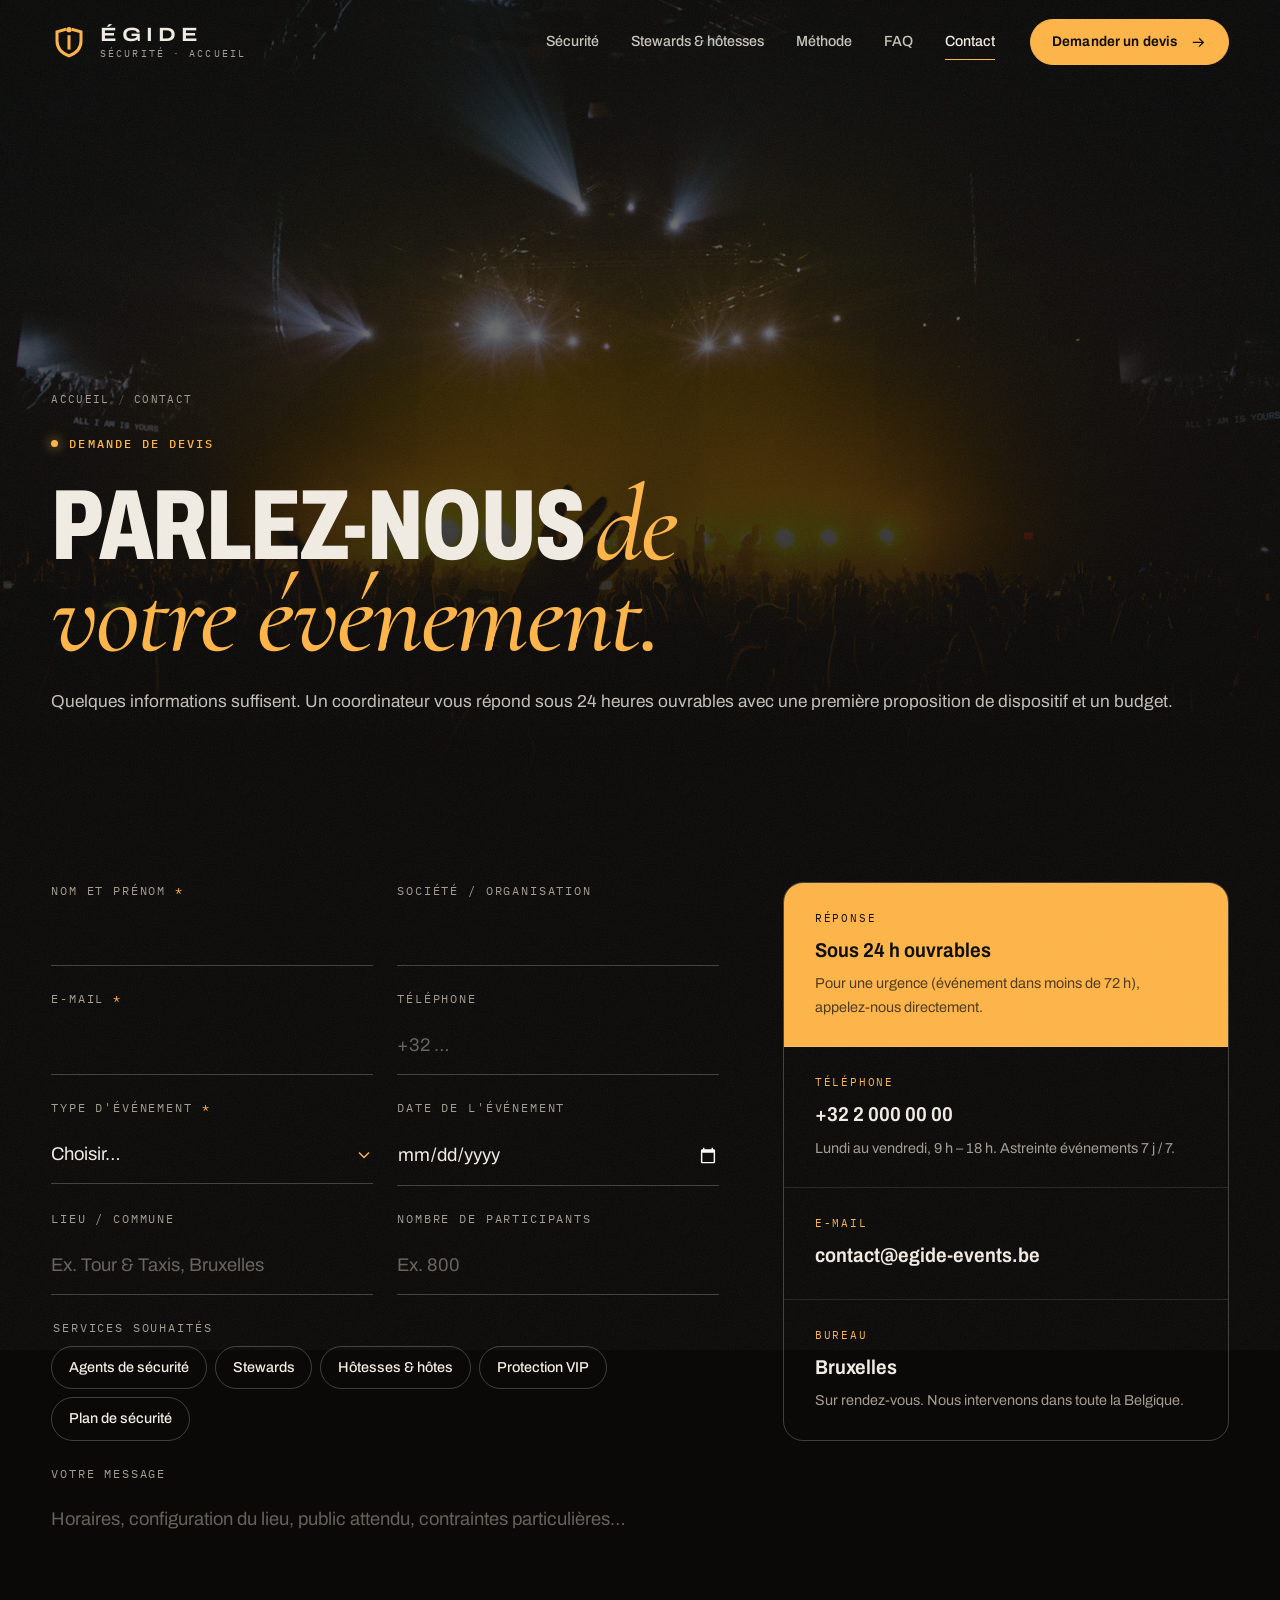
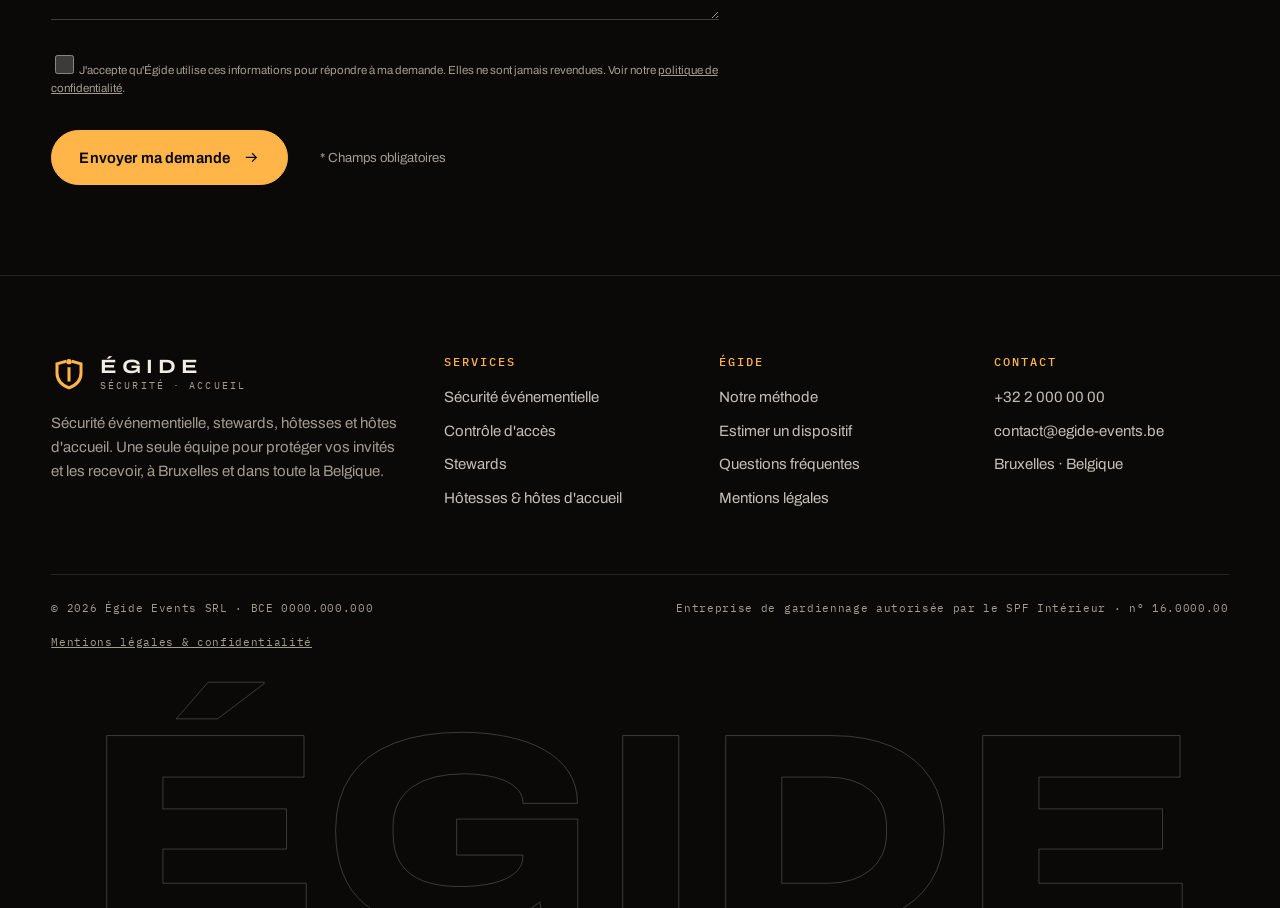
<file: contact.html>
<!doctype html>
<html lang="fr-BE">
<head>
<meta charset="utf-8">
<meta name="viewport" content="width=device-width, initial-scale=1, viewport-fit=cover">
<title>Demander un devis · Sécurité et accueil événementiel | Égide</title>
<meta name="description" content="Décrivez votre événement : un coordinateur Égide vous répond sous 24 heures ouvrables avec une proposition de dispositif sécurité, stewards et hôtesses.">
<meta name="robots" content="index, follow, max-image-preview:large">
<link rel="canonical" href="https://www.egide-events.be/contact.html">
<link rel="alternate" hreflang="fr-BE" href="https://www.egide-events.be/contact.html">
<link rel="alternate" hreflang="x-default" href="https://www.egide-events.be/contact.html">
<meta name="theme-color" content="#0a0908">
<meta name="author" content="Égide Events SRL">
<meta name="geo.region" content="BE-BRU">
<meta name="geo.placename" content="Bruxelles">
<meta property="og:type" content="website">
<meta property="og:locale" content="fr_BE">
<meta property="og:site_name" content="Égide — Sécurité &amp; accueil événementiel">
<meta property="og:title" content="Demander un devis · Sécurité et accueil événementiel | Égide">
<meta property="og:description" content="Décrivez votre événement : un coordinateur Égide vous répond sous 24 heures ouvrables avec une proposition de dispositif sécurité, stewards et hôtesses.">
<meta property="og:url" content="https://www.egide-events.be/contact.html">
<meta property="og:image" content="https://www.egide-events.be/assets/img/og-image.jpg">
<meta property="og:image:width" content="1200">
<meta property="og:image:height" content="630">
<meta property="og:image:alt" content="Égide — sécurité et accueil pour vos événements">
<meta name="twitter:card" content="summary_large_image">
<meta name="twitter:title" content="Demander un devis · Sécurité et accueil événementiel | Égide">
<meta name="twitter:description" content="Décrivez votre événement : un coordinateur Égide vous répond sous 24 heures ouvrables avec une proposition de dispositif sécurité, stewards et hôtesses.">
<meta name="twitter:image" content="https://www.egide-events.be/assets/img/og-image.jpg">
<link rel="icon" href="favicon.svg" type="image/svg+xml">
<link rel="icon" href="favicon-32.png" sizes="32x32" type="image/png">
<link rel="apple-touch-icon" href="apple-touch-icon.png">
<link rel="manifest" href="site.webmanifest">
<link rel="preload" href="assets/fonts/archivo-var.woff2" as="font" type="font/woff2" crossorigin>
<link rel="stylesheet" href="assets/css/style.css">
<script type="application/ld+json">
{
 "@context": "https://schema.org",
 "@graph": [
  {
   "@type": [
    "LocalBusiness",
    "ProfessionalService"
   ],
   "@id": "https://www.egide-events.be/#organisation",
   "name": "Égide",
   "legalName": "Égide Events SRL",
   "alternateName": "Égide Sécurité & Accueil",
   "description": "Société de sécurité événementielle et de placement de stewards, hôtesses et hôtes d'accueil à Bruxelles et dans toute la Belgique.",
   "url": "https://www.egide-events.be/",
   "logo": "https://www.egide-events.be/assets/img/logo-egide.png",
   "image": "https://www.egide-events.be/assets/img/og-image.jpg",
   "email": "contact@egide-events.be",
   "telephone": "+32 2 000 00 00",
   "priceRange": "€€",
   "address": {
    "@type": "PostalAddress",
    "streetAddress": "Rue de l'Exemple 1",
    "addressLocality": "Bruxelles",
    "postalCode": "1000",
    "addressRegion": "Région de Bruxelles-Capitale",
    "addressCountry": "BE"
   },
   "geo": {
    "@type": "GeoCoordinates",
    "latitude": 50.8466,
    "longitude": 4.3528
   },
   "areaServed": [
    {
     "@type": "City",
     "name": "Bruxelles"
    },
    {
     "@type": "AdministrativeArea",
     "name": "Wallonie"
    },
    {
     "@type": "AdministrativeArea",
     "name": "Flandre"
    },
    {
     "@type": "Country",
     "name": "Belgique"
    }
   ],
   "knowsLanguage": [
    "fr",
    "nl",
    "en"
   ],
   "openingHoursSpecification": [
    {
     "@type": "OpeningHoursSpecification",
     "dayOfWeek": [
      "Monday",
      "Tuesday",
      "Wednesday",
      "Thursday",
      "Friday"
     ],
     "opens": "09:00",
     "closes": "18:00"
    }
   ],
   "hasOfferCatalog": {
    "@type": "OfferCatalog",
    "name": "Services événementiels",
    "itemListElement": [
     {
      "@type": "Offer",
      "itemOffered": {
       "@type": "Service",
       "name": "Sécurité événementielle",
       "url": "https://www.egide-events.be/securite-evenementielle.html"
      }
     },
     {
      "@type": "Offer",
      "itemOffered": {
       "@type": "Service",
       "name": "Stewards, hôtesses et hôtes d'accueil",
       "url": "https://www.egide-events.be/stewards-hotesses.html"
      }
     }
    ]
   }
  },
  {
   "@type": "ContactPage",
   "name": "Contact et devis",
   "url": "https://www.egide-events.be/contact.html",
   "about": {
    "@id": "https://www.egide-events.be/#organisation"
   }
  },
  {
   "@type": "BreadcrumbList",
   "itemListElement": [
    {
     "@type": "ListItem",
     "position": 1,
     "name": "Accueil",
     "item": "https://www.egide-events.be/"
    },
    {
     "@type": "ListItem",
     "position": 2,
     "name": "Contact",
     "item": "https://www.egide-events.be/contact.html"
    }
   ]
  }
 ]
}
</script>
</head>
<body>
<a class="skip-link" href="#contenu">Aller au contenu</a>
<header class="site-header">
  <div class="wrap header-inner">
    <a class="brand" href="index.html" aria-label="Égide, retour à l'accueil">
      <img class="brand-mark" src="assets/img/logo-mark.svg" alt="" width="34" height="34">
      <span class="brand-text">
        <span class="brand-name">ÉGIDE</span>
        <span class="brand-tag">Sécurité · Accueil</span>
      </span>
    </a>
    <button class="nav-toggle" type="button" aria-expanded="false" aria-controls="nav" aria-label="Ouvrir le menu"><span></span></button>
    <nav class="nav" id="nav" aria-label="Navigation principale">
      <ul class="nav-list">
        <li><a href="securite-evenementielle.html">Sécurité</a></li>
        <li><a href="stewards-hotesses.html">Stewards & hôtesses</a></li>
        <li><a href="index.html#methode">Méthode</a></li>
        <li><a href="index.html#faq">FAQ</a></li>
        <li><a href="contact.html" aria-current="page">Contact</a></li>
      </ul>
      <a class="btn magnetic" href="contact.html">Demander un devis <svg viewBox="0 0 24 24" fill="none" aria-hidden="true"><path d="M4 12h15m-6-6 6 6-6 6" stroke="currentColor" stroke-width="1.8"/></svg></a>
    </nav>
  </div>
</header>
<main id="contenu">
<section class="page-hero" aria-labelledby="page-title">
  <img class="page-hero-bg" src="assets/photos/foule.webp" alt="" fetchpriority="high">
  <div class="wrap page-hero-inner">
    <nav aria-label="Fil d'Ariane">
      <ol class="breadcrumb"><li><a href="index.html">Accueil</a></li><li aria-current="page">Contact</li></ol>
    </nav>
    <span class="label">Demande de devis</span>
    <h1 class="display" id="page-title">Parlez-nous <span class="serif">de votre événement.</span></h1>
    <p class="lead">Quelques informations suffisent. Un coordinateur vous répond sous 24 heures ouvrables avec une première proposition de dispositif et un budget.</p>
  </div>
</section>

<section class="section section--tight">
  <div class="wrap contact-grid">
    <form class="form" id="quote-form" data-endpoint="" novalidate aria-label="Formulaire de demande de devis">
      <p class="prefill-note" id="prefill-note" hidden><svg viewBox="0 0 24 24" fill="none" aria-hidden="true"><path d="m4.5 12.5 5 5 10-11" stroke="currentColor" stroke-width="1.8"/></svg><span>Nous avons repris votre estimation : <b></b></span></p>

      <div class="form-row">
        <div>
          <label for="f-name">Nom et prénom <span class="req" aria-hidden="true">*</span></label>
          <input class="input" id="f-name" name="nom" type="text" autocomplete="name" required>
        </div>
        <div>
          <label for="f-company">Société / organisation</label>
          <input class="input" id="f-company" name="societe" type="text" autocomplete="organization">
        </div>
      </div>

      <div class="form-row">
        <div>
          <label for="f-email">E-mail <span class="req" aria-hidden="true">*</span></label>
          <input class="input" id="f-email" name="email" type="email" autocomplete="email" required>
        </div>
        <div>
          <label for="f-phone">Téléphone</label>
          <input class="input" id="f-phone" name="telephone" type="tel" autocomplete="tel" placeholder="+32 …">
        </div>
      </div>

      <div class="form-row">
        <div>
          <label for="f-type">Type d'événement <span class="req" aria-hidden="true">*</span></label>
          <select class="input" id="f-type" name="type_evenement" required>
            <option value="" disabled selected>Choisir…</option>
            <option value="festival">Concert / festival</option>
            <option value="salon">Salon / congrès</option>
            <option value="gala">Gala / soirée privée</option>
            <option value="sport">Événement sportif</option>
            <option value="corporate">Corporate / lancement</option>
            <option value="mariage">Mariage / réception</option>
            <option value="autre">Autre</option>
          </select>
        </div>
        <div>
          <label for="f-date">Date de l'événement</label>
          <input class="input" id="f-date" name="date" type="date">
        </div>
      </div>

      <div class="form-row">
        <div>
          <label for="f-place">Lieu / commune</label>
          <input class="input" id="f-place" name="lieu" type="text" placeholder="Ex. Tour &amp; Taxis, Bruxelles">
        </div>
        <div>
          <label for="f-guests">Nombre de participants</label>
          <input class="input" id="f-guests" name="participants" type="number" min="1" inputmode="numeric" placeholder="Ex. 800">
        </div>
      </div>

      <fieldset>
        <legend>Services souhaités</legend>
        <div class="chips">
          <label class="chip chip--check"><input type="checkbox" name="services" value="Sécurité" id="f-s-sec"><span>Agents de sécurité</span></label>
          <label class="chip chip--check"><input type="checkbox" name="services" value="Stewards" id="f-s-stew"><span>Stewards</span></label>
          <label class="chip chip--check"><input type="checkbox" name="services" value="Hôtesses" id="f-s-host"><span>Hôtesses &amp; hôtes</span></label>
          <label class="chip chip--check"><input type="checkbox" name="services" value="Protection VIP" id="f-s-vip"><span>Protection VIP</span></label>
          <label class="chip chip--check"><input type="checkbox" name="services" value="Plan de sécurité" id="f-s-plan"><span>Plan de sécurité</span></label>
        </div>
      </fieldset>

      <div>
        <label for="f-message">Votre message</label>
        <textarea class="input" id="f-message" name="message" placeholder="Horaires, configuration du lieu, public attendu, contraintes particulières…"></textarea>
      </div>

      <div class="sr-only" aria-hidden="true">
        <label for="f-website">Ne pas remplir</label>
        <input id="f-website" name="website" type="text" tabindex="-1" autocomplete="off">
      </div>

      <label class="consent" for="f-consent">
        <input type="checkbox" id="f-consent" name="consent" required>
        <span>J'accepte qu'Égide utilise ces informations pour répondre à ma demande. Elles ne sont jamais revendues. Voir notre <a href="mentions-legales.html#confidentialite">politique de confidentialité</a>.</span>
      </label>

      <div class="form-foot">
        <button class="btn" type="submit">Envoyer ma demande <svg viewBox="0 0 24 24" fill="none" aria-hidden="true"><path d="M4 12h15m-6-6 6 6-6 6" stroke="currentColor" stroke-width="1.8"/></svg></button>
        <small>* Champs obligatoires</small>
      </div>

      <div class="form-status" id="form-status" role="status" hidden>
        <strong></strong>
        <p></p>
      </div>
    </form>

    <aside class="contact-aside" aria-label="Coordonnées">
      <div class="hl">
        <span class="k">Réponse</span>
        <span class="v">Sous 24 h ouvrables</span>
        <p>Pour une urgence (événement dans moins de 72 h), appelez-nous directement.</p>
      </div>
      <div>
        <span class="k">Téléphone</span>
        <a class="v" href="tel:+3220000000">+32 2 000 00 00</a>
        <p>Lundi au vendredi, 9 h – 18 h. Astreinte événements 7 j / 7.</p>
      </div>
      <div>
        <span class="k">E-mail</span>
        <a class="v" href="mailto:contact@egide-events.be">contact@egide-events.be</a>
      </div>
      <div>
        <span class="k">Bureau</span>
        <span class="v">Bruxelles</span>
        <p>Sur rendez-vous. Nous intervenons dans toute la Belgique.</p>
      </div>
    </aside>
  </div>
</section>
</main>
<footer class="site-footer">
  <div class="wrap">
    <div class="footer-grid">
      <div class="footer-about">
        <a class="brand" href="index.html" aria-label="Égide, retour à l'accueil">
          <img class="brand-mark" src="assets/img/logo-mark.svg" alt="" width="34" height="34" loading="lazy">
          <span class="brand-text">
            <span class="brand-name">ÉGIDE</span>
            <span class="brand-tag">Sécurité · Accueil</span>
          </span>
        </a>
        <p>Sécurité événementielle, stewards, hôtesses et hôtes d'accueil. Une seule équipe pour protéger vos invités et les recevoir, à Bruxelles et dans toute la Belgique.</p>
      </div>
      <div class="footer-col">
        <h2>Services</h2>
        <ul>
          <li><a href="securite-evenementielle.html">Sécurité événementielle</a></li>
          <li><a href="securite-evenementielle.html#services">Contrôle d'accès</a></li>
          <li><a href="stewards-hotesses.html">Stewards</a></li>
          <li><a href="stewards-hotesses.html#profils">Hôtesses &amp; hôtes d'accueil</a></li>
        </ul>
      </div>
      <div class="footer-col">
        <h2>Égide</h2>
        <ul>
          <li><a href="index.html#methode">Notre méthode</a></li>
          <li><a href="index.html#estimateur">Estimer un dispositif</a></li>
          <li><a href="index.html#faq">Questions fréquentes</a></li>
          <li><a href="mentions-legales.html">Mentions légales</a></li>
        </ul>
      </div>
      <div class="footer-col">
        <h2>Contact</h2>
        <address>
          <a href="tel:+3220000000">+32 2 000 00 00</a>
          <a href="mailto:contact@egide-events.be">contact@egide-events.be</a>
          <span>Bruxelles · Belgique</span>
        </address>
      </div>
    </div>
    <div class="footer-legal">
      <span>© <span id="year">2026</span> Égide Events SRL · BCE 0000.000.000</span>
      <span>Entreprise de gardiennage autorisée par le SPF Intérieur · n° 16.0000.00</span>
      <a href="mentions-legales.html">Mentions légales &amp; confidentialité</a>
    </div>
  </div>
  <span class="footer-word" aria-hidden="true">ÉGIDE</span>
</footer>
<script src="assets/vendor/gsap.min.js" defer></script>
<script src="assets/vendor/ScrollTrigger.min.js" defer></script>
<script src="assets/vendor/lenis.min.js" defer></script>
<script src="assets/js/main.js" defer></script>
</body>
</html>
</file>
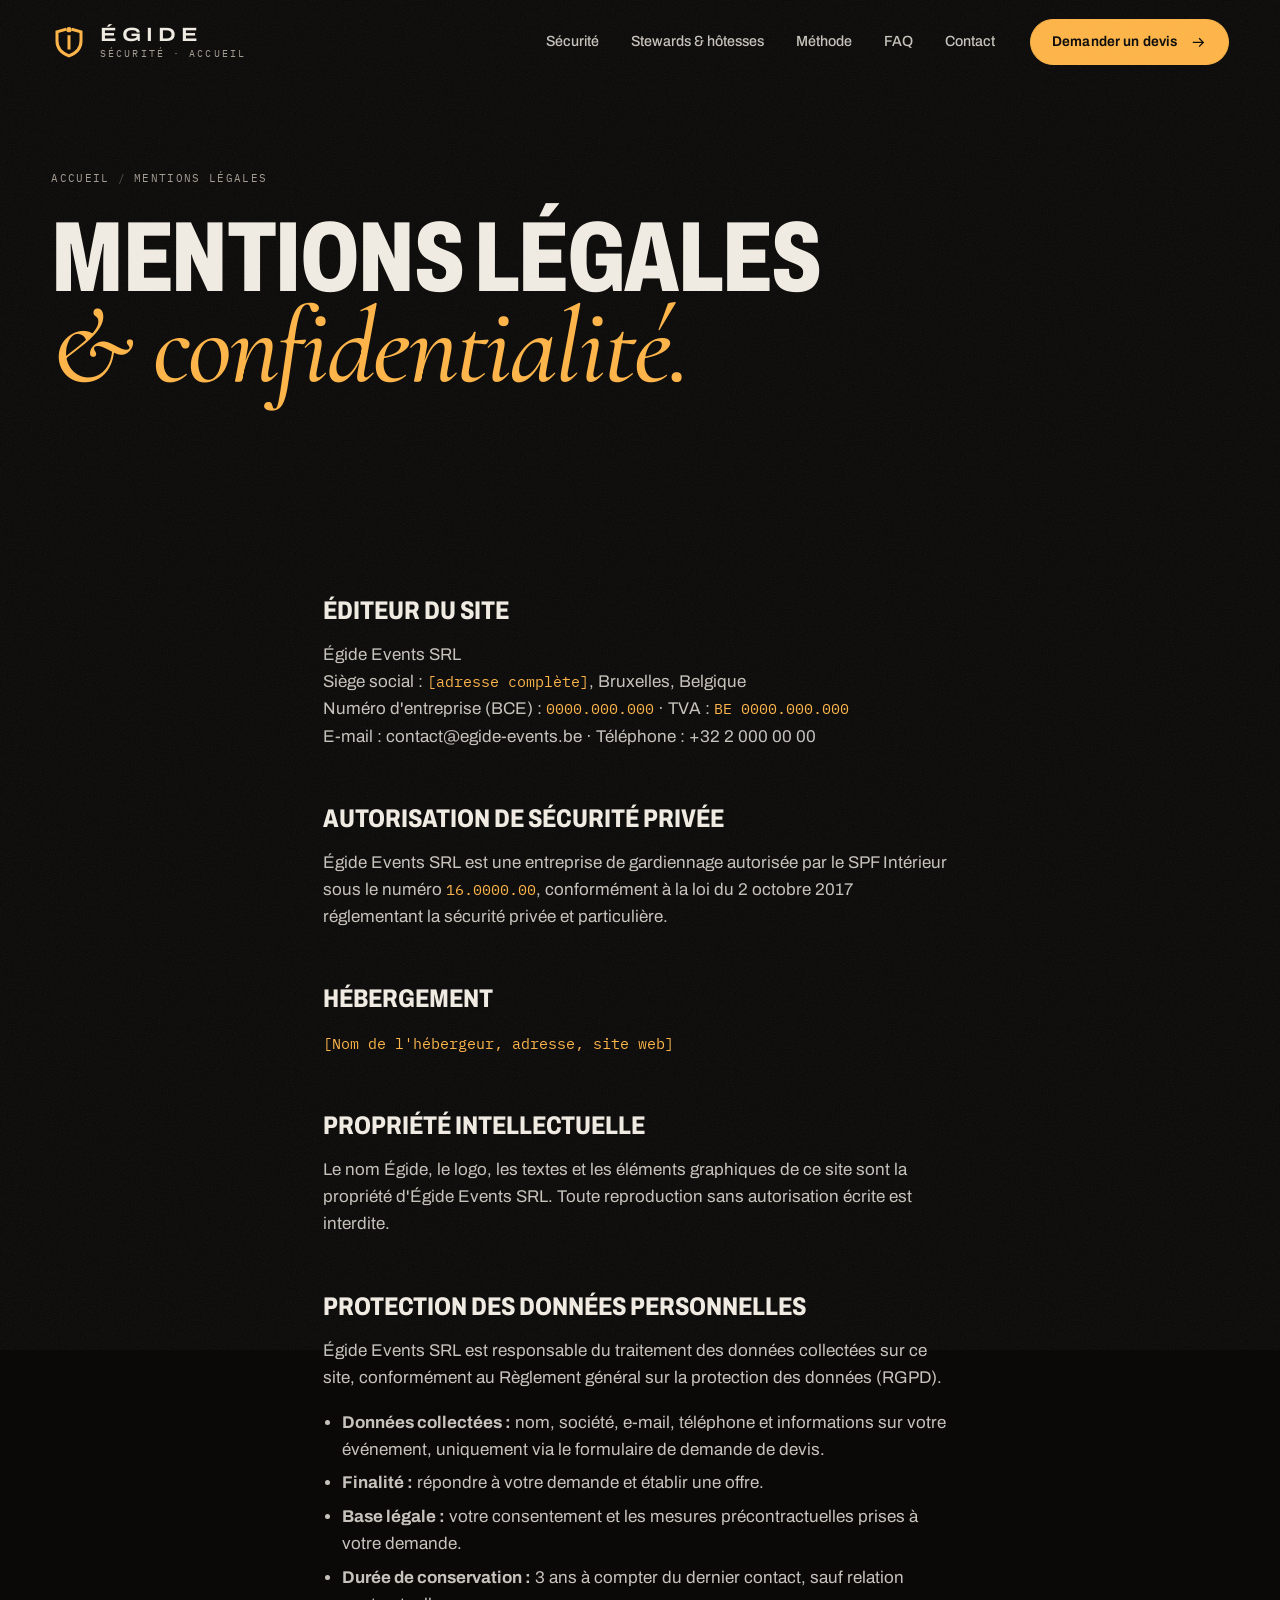
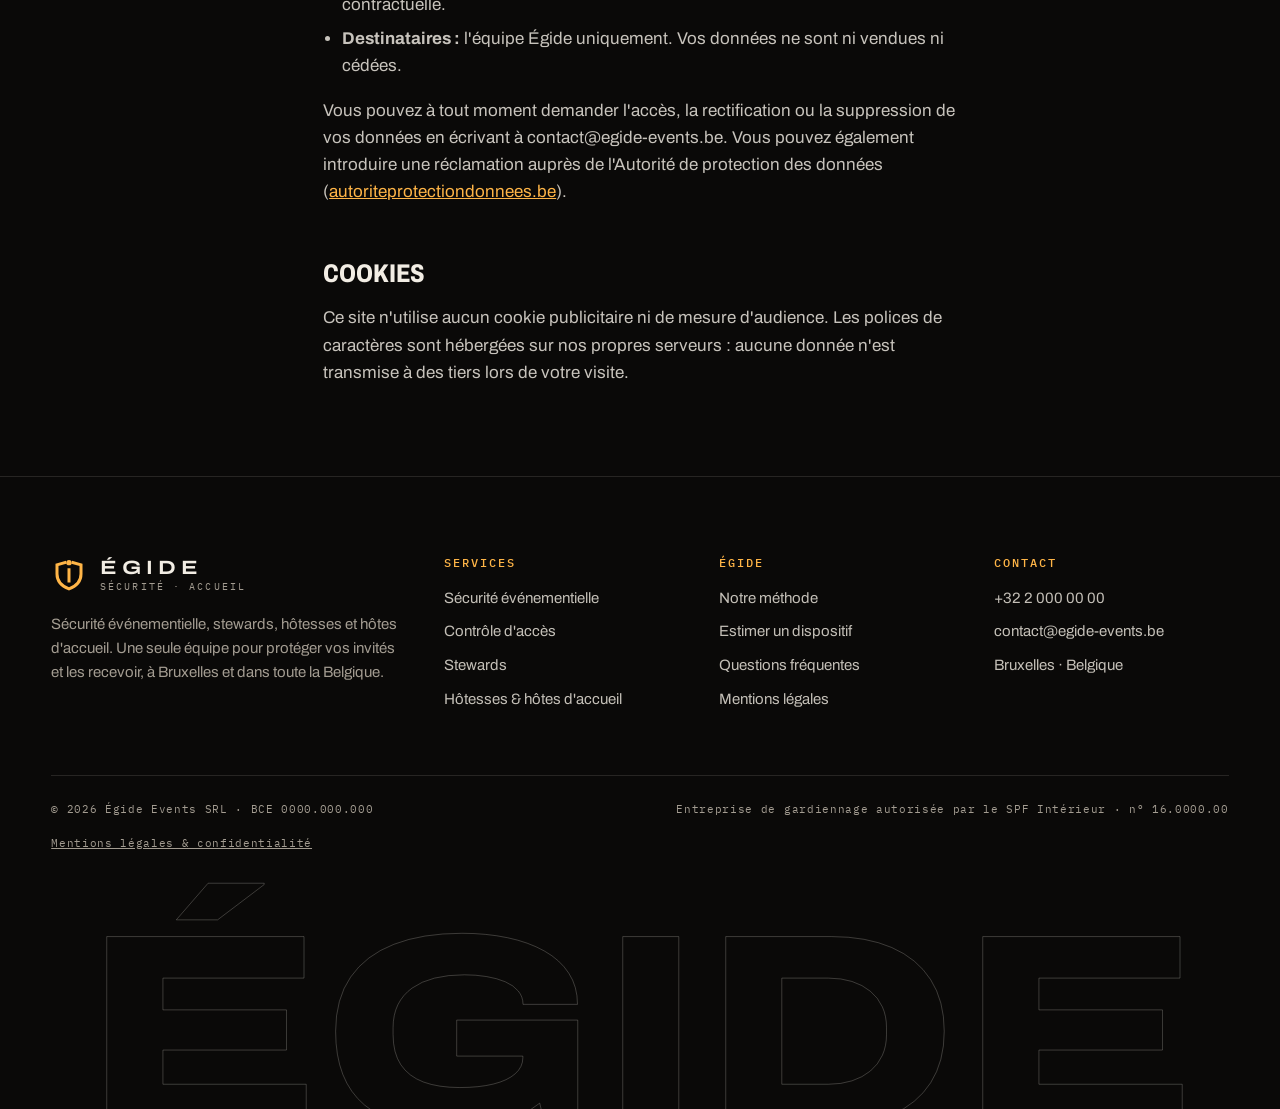
<file: mentions-legales.html>
<!doctype html>
<html lang="fr-BE">
<head>
<meta charset="utf-8">
<meta name="viewport" content="width=device-width, initial-scale=1, viewport-fit=cover">
<title>Mentions légales et confidentialité | Égide</title>
<meta name="description" content="Informations légales, autorisation SPF Intérieur et politique de confidentialité d'Égide Events SRL.">
<meta name="robots" content="noindex, follow">
<link rel="canonical" href="https://www.egide-events.be/mentions-legales.html">
<link rel="alternate" hreflang="fr-BE" href="https://www.egide-events.be/mentions-legales.html">
<link rel="alternate" hreflang="x-default" href="https://www.egide-events.be/mentions-legales.html">
<meta name="theme-color" content="#0a0908">
<meta name="author" content="Égide Events SRL">
<meta name="geo.region" content="BE-BRU">
<meta name="geo.placename" content="Bruxelles">
<meta property="og:type" content="website">
<meta property="og:locale" content="fr_BE">
<meta property="og:site_name" content="Égide — Sécurité &amp; accueil événementiel">
<meta property="og:title" content="Mentions légales et confidentialité | Égide">
<meta property="og:description" content="Informations légales, autorisation SPF Intérieur et politique de confidentialité d'Égide Events SRL.">
<meta property="og:url" content="https://www.egide-events.be/mentions-legales.html">
<meta property="og:image" content="https://www.egide-events.be/assets/img/og-image.jpg">
<meta property="og:image:width" content="1200">
<meta property="og:image:height" content="630">
<meta property="og:image:alt" content="Égide — sécurité et accueil pour vos événements">
<meta name="twitter:card" content="summary_large_image">
<meta name="twitter:title" content="Mentions légales et confidentialité | Égide">
<meta name="twitter:description" content="Informations légales, autorisation SPF Intérieur et politique de confidentialité d'Égide Events SRL.">
<meta name="twitter:image" content="https://www.egide-events.be/assets/img/og-image.jpg">
<link rel="icon" href="favicon.svg" type="image/svg+xml">
<link rel="icon" href="favicon-32.png" sizes="32x32" type="image/png">
<link rel="apple-touch-icon" href="apple-touch-icon.png">
<link rel="manifest" href="site.webmanifest">
<link rel="preload" href="assets/fonts/archivo-var.woff2" as="font" type="font/woff2" crossorigin>
<link rel="stylesheet" href="assets/css/style.css">
<script type="application/ld+json">
{
 "@context": "https://schema.org",
 "@graph": [
  {
   "@type": "BreadcrumbList",
   "itemListElement": [
    {
     "@type": "ListItem",
     "position": 1,
     "name": "Accueil",
     "item": "https://www.egide-events.be/"
    },
    {
     "@type": "ListItem",
     "position": 2,
     "name": "Mentions légales",
     "item": "https://www.egide-events.be/mentions-legales.html"
    }
   ]
  }
 ]
}
</script>
</head>
<body>
<a class="skip-link" href="#contenu">Aller au contenu</a>
<header class="site-header">
  <div class="wrap header-inner">
    <a class="brand" href="index.html" aria-label="Égide, retour à l'accueil">
      <img class="brand-mark" src="assets/img/logo-mark.svg" alt="" width="34" height="34">
      <span class="brand-text">
        <span class="brand-name">ÉGIDE</span>
        <span class="brand-tag">Sécurité · Accueil</span>
      </span>
    </a>
    <button class="nav-toggle" type="button" aria-expanded="false" aria-controls="nav" aria-label="Ouvrir le menu"><span></span></button>
    <nav class="nav" id="nav" aria-label="Navigation principale">
      <ul class="nav-list">
        <li><a href="securite-evenementielle.html">Sécurité</a></li>
        <li><a href="stewards-hotesses.html">Stewards & hôtesses</a></li>
        <li><a href="index.html#methode">Méthode</a></li>
        <li><a href="index.html#faq">FAQ</a></li>
        <li><a href="contact.html">Contact</a></li>
      </ul>
      <a class="btn magnetic" href="contact.html">Demander un devis <svg viewBox="0 0 24 24" fill="none" aria-hidden="true"><path d="M4 12h15m-6-6 6 6-6 6" stroke="currentColor" stroke-width="1.8"/></svg></a>
    </nav>
  </div>
</header>
<main id="contenu">
<section class="page-hero page-hero--plain" aria-labelledby="page-title">
  <div class="wrap page-hero-inner">
    <nav aria-label="Fil d'Ariane">
      <ol class="breadcrumb"><li><a href="index.html">Accueil</a></li><li aria-current="page">Mentions légales</li></ol>
    </nav>
    <h1 class="display" id="page-title">Mentions légales <span class="serif">&amp; confidentialité.</span></h1>
  </div>
</section>

<section class="section section--tight">
  <div class="wrap prose">
    <h2>Éditeur du site</h2>
    <p>Égide Events SRL<br>
    Siège social : <span class="placeholder">[adresse complète]</span>, Bruxelles, Belgique<br>
    Numéro d'entreprise (BCE) : <span class="placeholder">0000.000.000</span> · TVA : <span class="placeholder">BE 0000.000.000</span><br>
    E-mail : contact@egide-events.be · Téléphone : +32 2 000 00 00</p>

    <h2>Autorisation de sécurité privée</h2>
    <p>Égide Events SRL est une entreprise de gardiennage autorisée par le SPF Intérieur sous le numéro <span class="placeholder">16.0000.00</span>, conformément à la loi du 2 octobre 2017 réglementant la sécurité privée et particulière.</p>

    <h2>Hébergement</h2>
    <p><span class="placeholder">[Nom de l'hébergeur, adresse, site web]</span></p>

    <h2>Propriété intellectuelle</h2>
    <p>Le nom Égide, le logo, les textes et les éléments graphiques de ce site sont la propriété d'Égide Events SRL. Toute reproduction sans autorisation écrite est interdite.</p>

    <h2 id="confidentialite">Protection des données personnelles</h2>
    <p>Égide Events SRL est responsable du traitement des données collectées sur ce site, conformément au Règlement général sur la protection des données (RGPD).</p>
    <ul>
      <li><strong>Données collectées :</strong> nom, société, e-mail, téléphone et informations sur votre événement, uniquement via le formulaire de demande de devis.</li>
      <li><strong>Finalité :</strong> répondre à votre demande et établir une offre.</li>
      <li><strong>Base légale :</strong> votre consentement et les mesures précontractuelles prises à votre demande.</li>
      <li><strong>Durée de conservation :</strong> 3 ans à compter du dernier contact, sauf relation contractuelle.</li>
      <li><strong>Destinataires :</strong> l'équipe Égide uniquement. Vos données ne sont ni vendues ni cédées.</li>
    </ul>
    <p>Vous pouvez à tout moment demander l'accès, la rectification ou la suppression de vos données en écrivant à contact@egide-events.be. Vous pouvez également introduire une réclamation auprès de l'Autorité de protection des données (<a href="https://www.autoriteprotectiondonnees.be" rel="noopener">autoriteprotectiondonnees.be</a>).</p>

    <h2>Cookies</h2>
    <p>Ce site n'utilise aucun cookie publicitaire ni de mesure d'audience. Les polices de caractères sont hébergées sur nos propres serveurs : aucune donnée n'est transmise à des tiers lors de votre visite.</p>
  </div>
</section>
</main>
<footer class="site-footer">
  <div class="wrap">
    <div class="footer-grid">
      <div class="footer-about">
        <a class="brand" href="index.html" aria-label="Égide, retour à l'accueil">
          <img class="brand-mark" src="assets/img/logo-mark.svg" alt="" width="34" height="34" loading="lazy">
          <span class="brand-text">
            <span class="brand-name">ÉGIDE</span>
            <span class="brand-tag">Sécurité · Accueil</span>
          </span>
        </a>
        <p>Sécurité événementielle, stewards, hôtesses et hôtes d'accueil. Une seule équipe pour protéger vos invités et les recevoir, à Bruxelles et dans toute la Belgique.</p>
      </div>
      <div class="footer-col">
        <h2>Services</h2>
        <ul>
          <li><a href="securite-evenementielle.html">Sécurité événementielle</a></li>
          <li><a href="securite-evenementielle.html#services">Contrôle d'accès</a></li>
          <li><a href="stewards-hotesses.html">Stewards</a></li>
          <li><a href="stewards-hotesses.html#profils">Hôtesses &amp; hôtes d'accueil</a></li>
        </ul>
      </div>
      <div class="footer-col">
        <h2>Égide</h2>
        <ul>
          <li><a href="index.html#methode">Notre méthode</a></li>
          <li><a href="index.html#estimateur">Estimer un dispositif</a></li>
          <li><a href="index.html#faq">Questions fréquentes</a></li>
          <li><a href="mentions-legales.html">Mentions légales</a></li>
        </ul>
      </div>
      <div class="footer-col">
        <h2>Contact</h2>
        <address>
          <a href="tel:+3220000000">+32 2 000 00 00</a>
          <a href="mailto:contact@egide-events.be">contact@egide-events.be</a>
          <span>Bruxelles · Belgique</span>
        </address>
      </div>
    </div>
    <div class="footer-legal">
      <span>© <span id="year">2026</span> Égide Events SRL · BCE 0000.000.000</span>
      <span>Entreprise de gardiennage autorisée par le SPF Intérieur · n° 16.0000.00</span>
      <a href="mentions-legales.html">Mentions légales &amp; confidentialité</a>
    </div>
  </div>
  <span class="footer-word" aria-hidden="true">ÉGIDE</span>
</footer>
<script src="assets/vendor/gsap.min.js" defer></script>
<script src="assets/vendor/ScrollTrigger.min.js" defer></script>
<script src="assets/vendor/lenis.min.js" defer></script>
<script src="assets/js/main.js" defer></script>
</body>
</html>
</file>
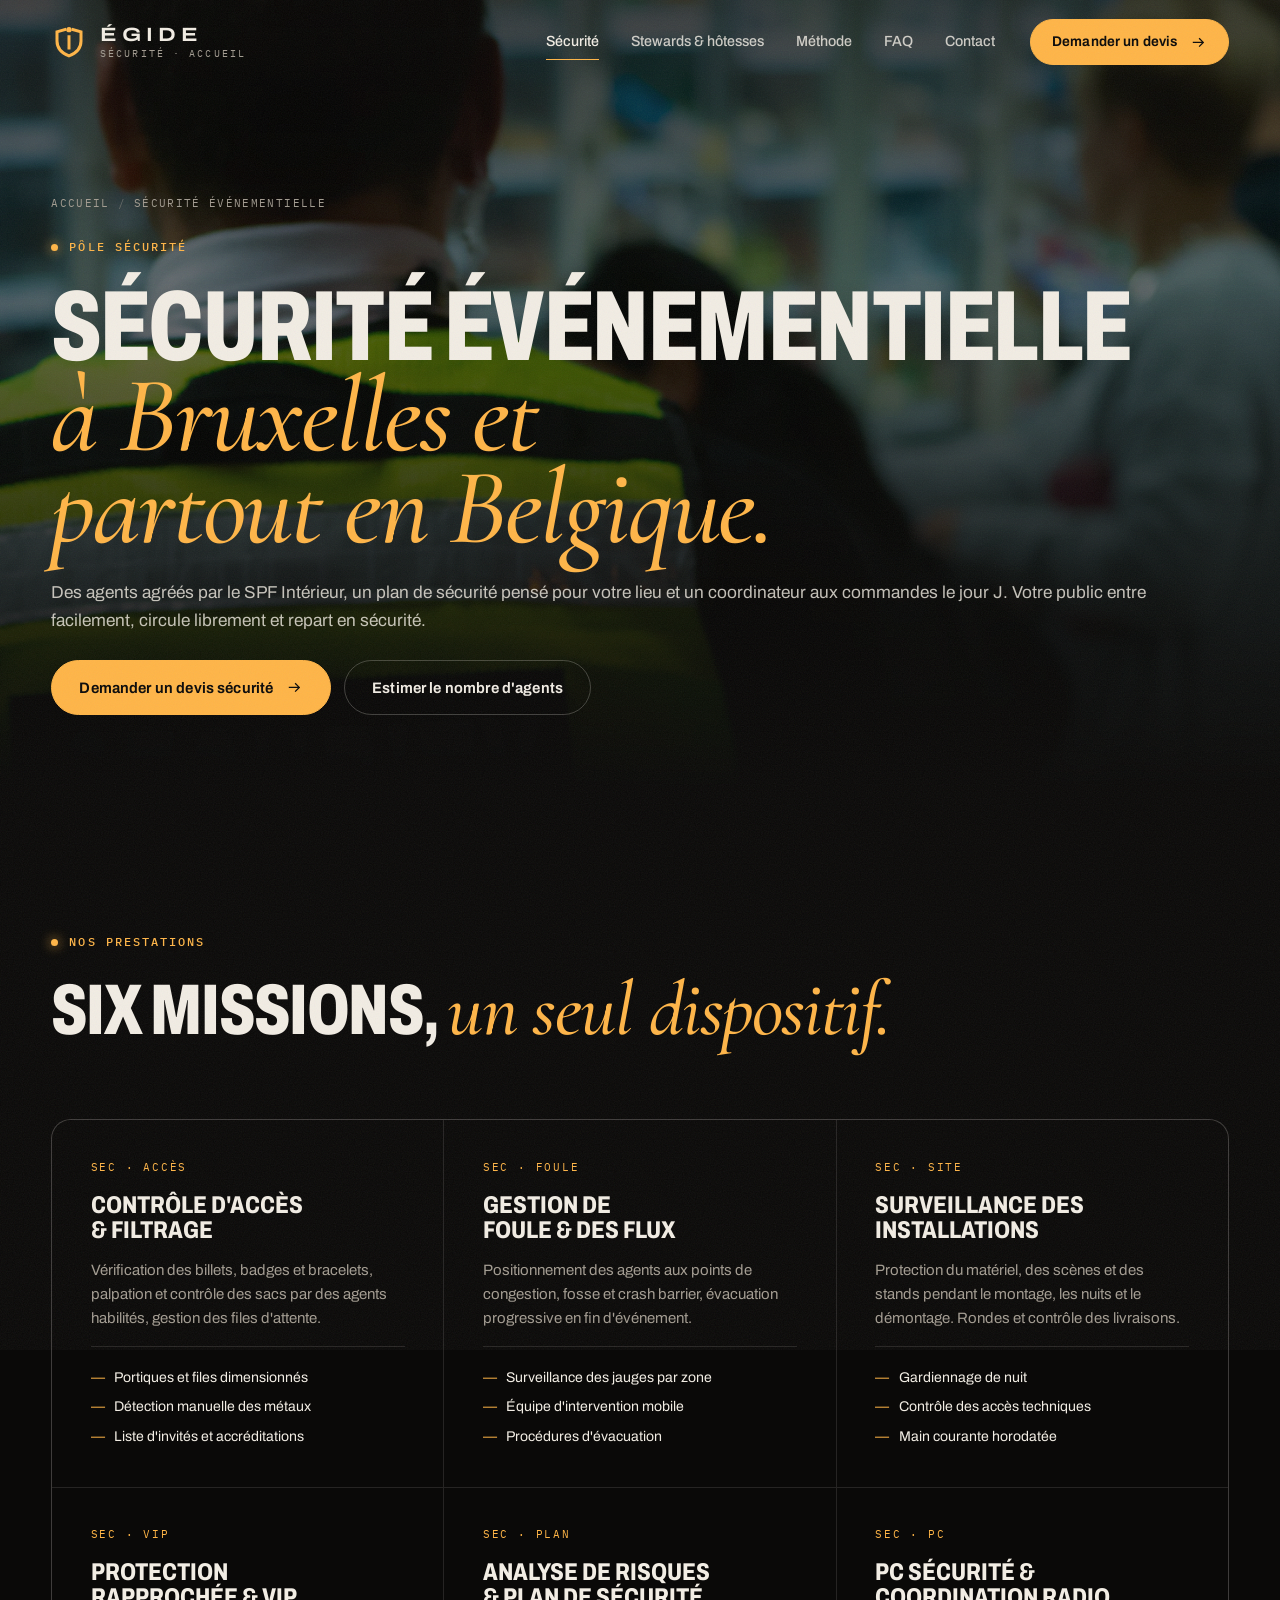
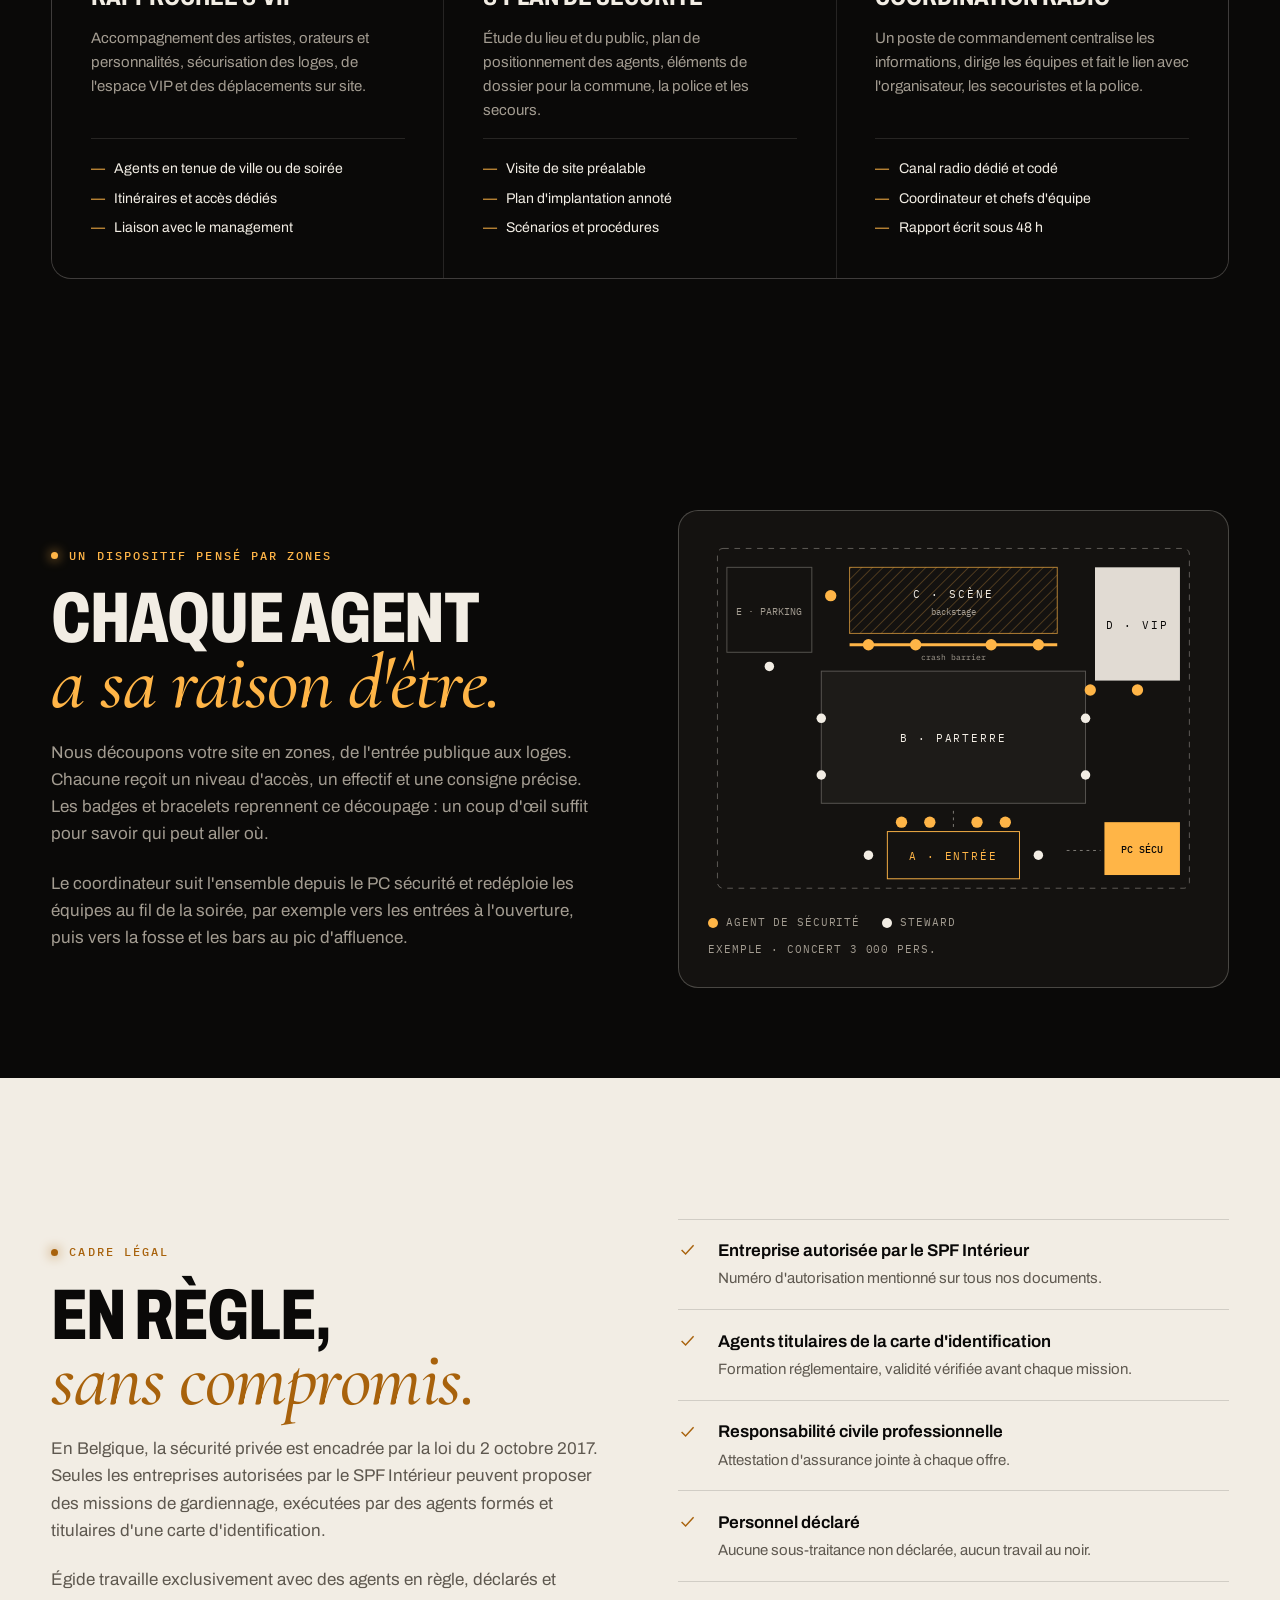
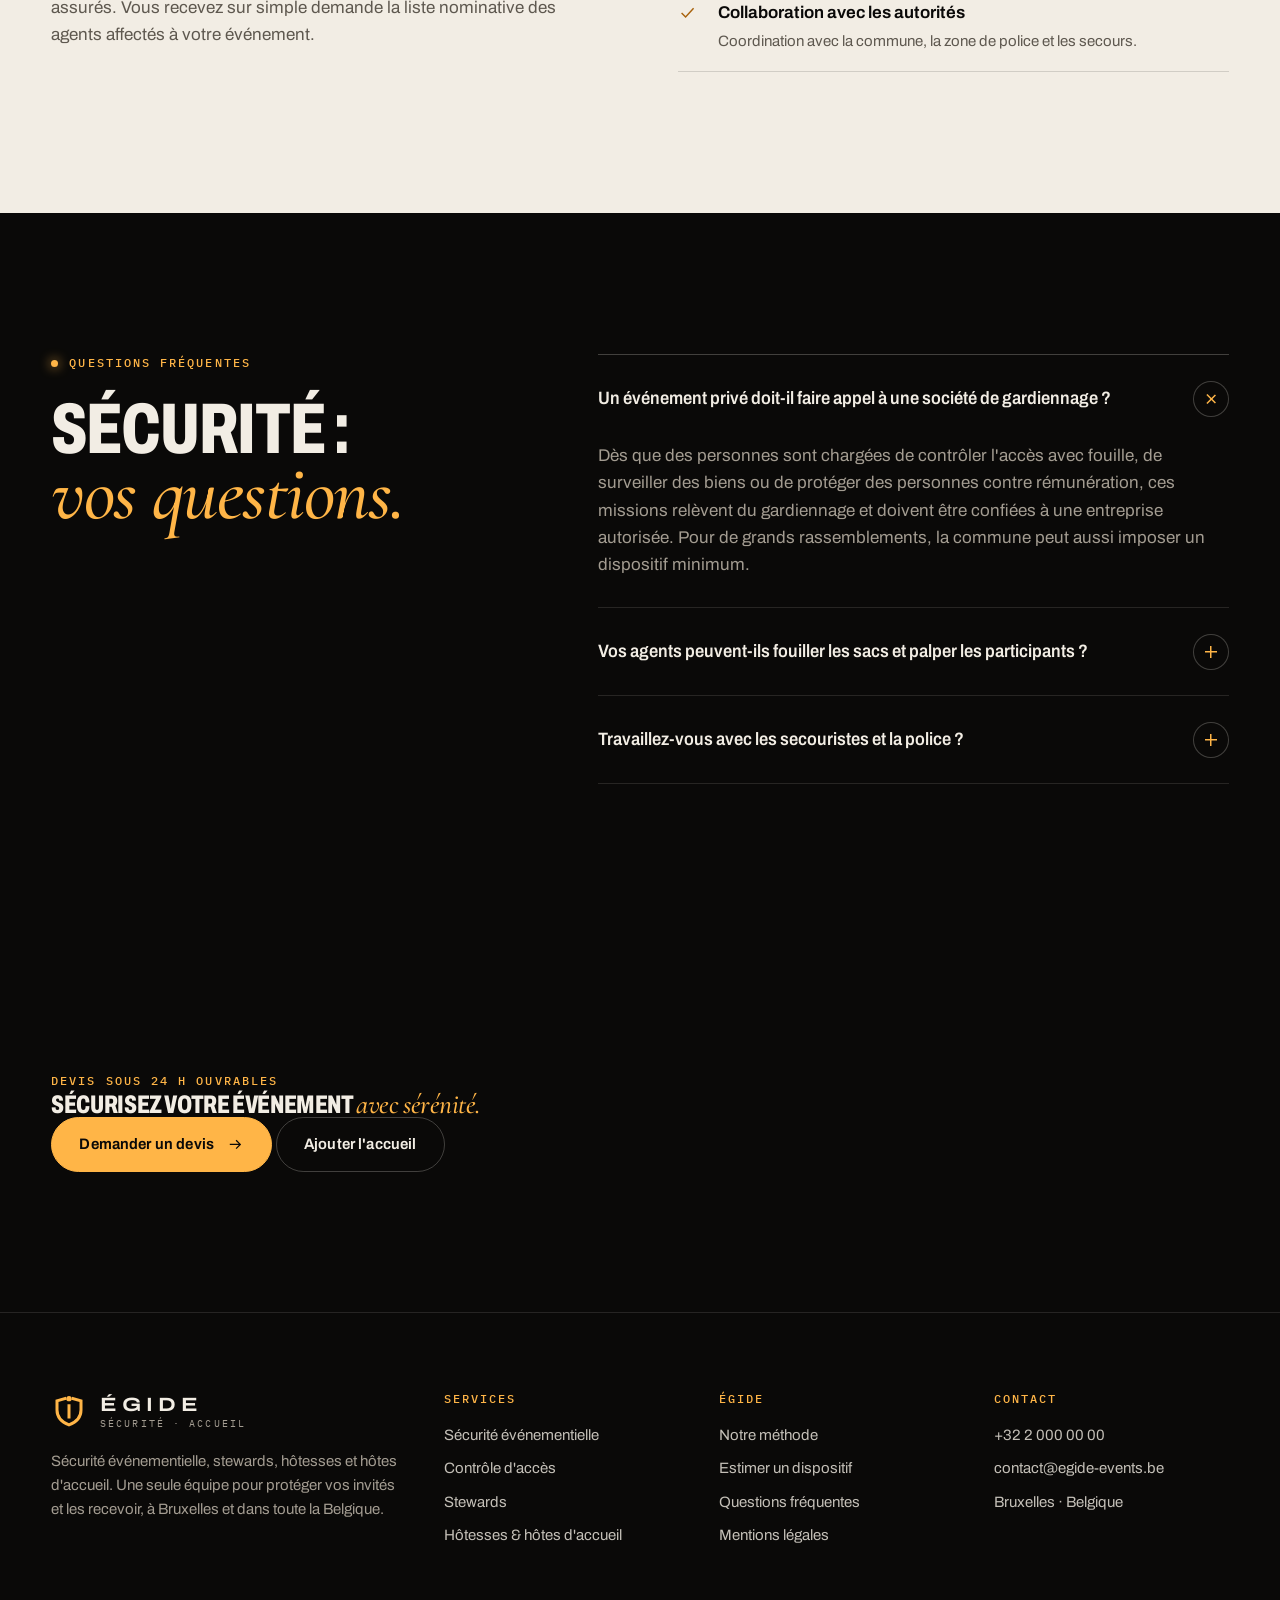
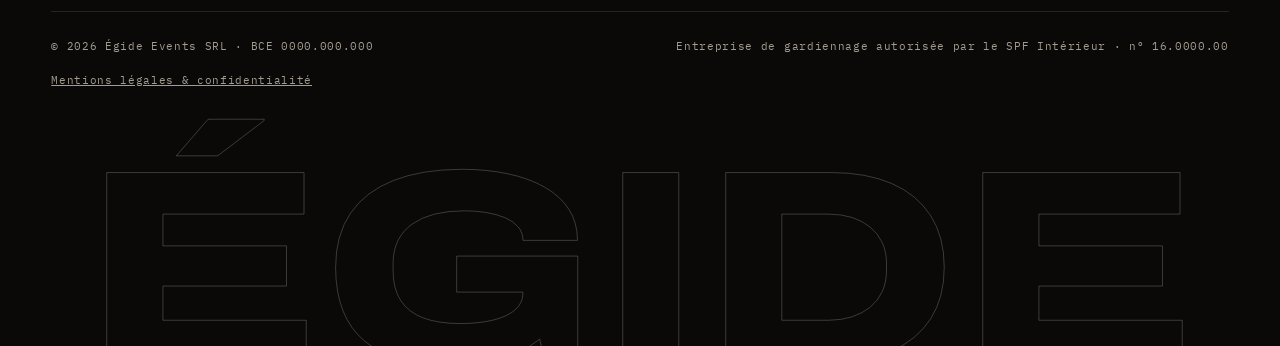
<file: securite-evenementielle.html>
<!doctype html>
<html lang="fr-BE">
<head>
<meta charset="utf-8">
<meta name="viewport" content="width=device-width, initial-scale=1, viewport-fit=cover">
<title>Sécurité événementielle à Bruxelles · Agents agréés | Égide</title>
<meta name="description" content="Contrôle d'accès, gestion de foule, surveillance des installations, protection VIP et plan de sécurité : des agents agréés SPF Intérieur pour vos événements en Belgique.">
<meta name="robots" content="index, follow, max-image-preview:large">
<link rel="canonical" href="https://www.egide-events.be/securite-evenementielle.html">
<link rel="alternate" hreflang="fr-BE" href="https://www.egide-events.be/securite-evenementielle.html">
<link rel="alternate" hreflang="x-default" href="https://www.egide-events.be/securite-evenementielle.html">
<meta name="theme-color" content="#0a0908">
<meta name="author" content="Égide Events SRL">
<meta name="geo.region" content="BE-BRU">
<meta name="geo.placename" content="Bruxelles">
<meta property="og:type" content="website">
<meta property="og:locale" content="fr_BE">
<meta property="og:site_name" content="Égide — Sécurité &amp; accueil événementiel">
<meta property="og:title" content="Sécurité événementielle à Bruxelles · Agents agréés | Égide">
<meta property="og:description" content="Contrôle d'accès, gestion de foule, surveillance des installations, protection VIP et plan de sécurité : des agents agréés SPF Intérieur pour vos événements en Belgique.">
<meta property="og:url" content="https://www.egide-events.be/securite-evenementielle.html">
<meta property="og:image" content="https://www.egide-events.be/assets/img/og-image.jpg">
<meta property="og:image:width" content="1200">
<meta property="og:image:height" content="630">
<meta property="og:image:alt" content="Égide — sécurité et accueil pour vos événements">
<meta name="twitter:card" content="summary_large_image">
<meta name="twitter:title" content="Sécurité événementielle à Bruxelles · Agents agréés | Égide">
<meta name="twitter:description" content="Contrôle d'accès, gestion de foule, surveillance des installations, protection VIP et plan de sécurité : des agents agréés SPF Intérieur pour vos événements en Belgique.">
<meta name="twitter:image" content="https://www.egide-events.be/assets/img/og-image.jpg">
<link rel="icon" href="favicon.svg" type="image/svg+xml">
<link rel="icon" href="favicon-32.png" sizes="32x32" type="image/png">
<link rel="apple-touch-icon" href="apple-touch-icon.png">
<link rel="manifest" href="site.webmanifest">
<link rel="preload" href="assets/fonts/archivo-var.woff2" as="font" type="font/woff2" crossorigin>
<link rel="stylesheet" href="assets/css/style.css">
<script type="application/ld+json">
{
 "@context": "https://schema.org",
 "@graph": [
  {
   "@type": [
    "LocalBusiness",
    "ProfessionalService"
   ],
   "@id": "https://www.egide-events.be/#organisation",
   "name": "Égide",
   "legalName": "Égide Events SRL",
   "alternateName": "Égide Sécurité & Accueil",
   "description": "Société de sécurité événementielle et de placement de stewards, hôtesses et hôtes d'accueil à Bruxelles et dans toute la Belgique.",
   "url": "https://www.egide-events.be/",
   "logo": "https://www.egide-events.be/assets/img/logo-egide.png",
   "image": "https://www.egide-events.be/assets/img/og-image.jpg",
   "email": "contact@egide-events.be",
   "telephone": "+32 2 000 00 00",
   "priceRange": "€€",
   "address": {
    "@type": "PostalAddress",
    "streetAddress": "Rue de l'Exemple 1",
    "addressLocality": "Bruxelles",
    "postalCode": "1000",
    "addressRegion": "Région de Bruxelles-Capitale",
    "addressCountry": "BE"
   },
   "geo": {
    "@type": "GeoCoordinates",
    "latitude": 50.8466,
    "longitude": 4.3528
   },
   "areaServed": [
    {
     "@type": "City",
     "name": "Bruxelles"
    },
    {
     "@type": "AdministrativeArea",
     "name": "Wallonie"
    },
    {
     "@type": "AdministrativeArea",
     "name": "Flandre"
    },
    {
     "@type": "Country",
     "name": "Belgique"
    }
   ],
   "knowsLanguage": [
    "fr",
    "nl",
    "en"
   ],
   "openingHoursSpecification": [
    {
     "@type": "OpeningHoursSpecification",
     "dayOfWeek": [
      "Monday",
      "Tuesday",
      "Wednesday",
      "Thursday",
      "Friday"
     ],
     "opens": "09:00",
     "closes": "18:00"
    }
   ],
   "hasOfferCatalog": {
    "@type": "OfferCatalog",
    "name": "Services événementiels",
    "itemListElement": [
     {
      "@type": "Offer",
      "itemOffered": {
       "@type": "Service",
       "name": "Sécurité événementielle",
       "url": "https://www.egide-events.be/securite-evenementielle.html"
      }
     },
     {
      "@type": "Offer",
      "itemOffered": {
       "@type": "Service",
       "name": "Stewards, hôtesses et hôtes d'accueil",
       "url": "https://www.egide-events.be/stewards-hotesses.html"
      }
     }
    ]
   }
  },
  {
   "@type": "Service",
   "name": "Sécurité événementielle",
   "serviceType": "Sécurité événementielle et gardiennage",
   "provider": {
    "@id": "https://www.egide-events.be/#organisation"
   },
   "areaServed": {
    "@type": "Country",
    "name": "Belgique"
   },
   "url": "https://www.egide-events.be/securite-evenementielle.html"
  },
  {
   "@type": "BreadcrumbList",
   "itemListElement": [
    {
     "@type": "ListItem",
     "position": 1,
     "name": "Accueil",
     "item": "https://www.egide-events.be/"
    },
    {
     "@type": "ListItem",
     "position": 2,
     "name": "Sécurité événementielle",
     "item": "https://www.egide-events.be/securite-evenementielle.html"
    }
   ]
  },
  {
   "@type": "FAQPage",
   "mainEntity": [
    {
     "@type": "Question",
     "name": "Un événement privé doit-il faire appel à une société de gardiennage ?",
     "acceptedAnswer": {
      "@type": "Answer",
      "text": "Dès que des personnes sont chargées de contrôler l'accès avec fouille, de surveiller des biens ou de protéger des personnes contre rémunération, ces missions relèvent du gardiennage et doivent être confiées à une entreprise autorisée. Pour de grands rassemblements, la commune peut aussi imposer un dispositif minimum."
     }
    },
    {
     "@type": "Question",
     "name": "Vos agents peuvent-ils fouiller les sacs et palper les participants ?",
     "acceptedAnswer": {
      "@type": "Answer",
      "text": "Oui, dans le cadre prévu par la loi : contrôle superficiel des vêtements et des bagages à l'entrée d'un événement, avec l'accord de la personne et par un agent du même sexe pour la palpation. Une personne qui refuse le contrôle peut se voir refuser l'accès."
     }
    },
    {
     "@type": "Question",
     "name": "Travaillez-vous avec les secouristes et la police ?",
     "acceptedAnswer": {
      "@type": "Answer",
      "text": "Oui. Le PC sécurité est le point de contact des services de secours et de la zone de police pendant l'événement. Nous pouvons également vous mettre en relation avec des équipes de premiers secours pour compléter le dispositif."
     }
    }
   ]
  }
 ]
}
</script>
</head>
<body>
<a class="skip-link" href="#contenu">Aller au contenu</a>
<header class="site-header">
  <div class="wrap header-inner">
    <a class="brand" href="index.html" aria-label="Égide, retour à l'accueil">
      <img class="brand-mark" src="assets/img/logo-mark.svg" alt="" width="34" height="34">
      <span class="brand-text">
        <span class="brand-name">ÉGIDE</span>
        <span class="brand-tag">Sécurité · Accueil</span>
      </span>
    </a>
    <button class="nav-toggle" type="button" aria-expanded="false" aria-controls="nav" aria-label="Ouvrir le menu"><span></span></button>
    <nav class="nav" id="nav" aria-label="Navigation principale">
      <ul class="nav-list">
        <li><a href="securite-evenementielle.html" aria-current="page">Sécurité</a></li>
        <li><a href="stewards-hotesses.html">Stewards & hôtesses</a></li>
        <li><a href="index.html#methode">Méthode</a></li>
        <li><a href="index.html#faq">FAQ</a></li>
        <li><a href="contact.html">Contact</a></li>
      </ul>
      <a class="btn magnetic" href="contact.html">Demander un devis <svg viewBox="0 0 24 24" fill="none" aria-hidden="true"><path d="M4 12h15m-6-6 6 6-6 6" stroke="currentColor" stroke-width="1.8"/></svg></a>
    </nav>
  </div>
</header>
<main id="contenu">
<section class="page-hero" aria-labelledby="page-title">
  <img class="page-hero-bg" src="assets/photos/gilet.webp" alt="" fetchpriority="high">
  <div class="wrap page-hero-inner">
    <nav aria-label="Fil d'Ariane">
      <ol class="breadcrumb"><li><a href="index.html">Accueil</a></li><li aria-current="page">Sécurité événementielle</li></ol>
    </nav>
    <span class="label">Pôle sécurité</span>
    <h1 class="display" id="page-title">Sécurité événementielle <span class="serif">à Bruxelles et partout en Belgique.</span></h1>
    <p class="lead">Des agents agréés par le SPF Intérieur, un plan de sécurité pensé pour votre lieu et un coordinateur aux commandes le jour J. Votre public entre facilement, circule librement et repart en sécurité.</p>
    <div class="hero-actions">
      <a class="btn" href="contact.html">Demander un devis sécurité <svg viewBox="0 0 24 24" fill="none" aria-hidden="true"><path d="M4 12h15m-6-6 6 6-6 6" stroke="currentColor" stroke-width="1.8"/></svg></a>
      <a class="btn btn--ghost" href="index.html#estimateur">Estimer le nombre d'agents</a>
    </div>
  </div>
</section>

<section class="section" id="services" aria-labelledby="svc-title">
  <div class="wrap">
    <div class="section-head" data-reveal>
      <span class="label">Nos prestations</span>
      <h2 class="display h2" id="svc-title">Six missions, <span class="serif">un seul dispositif.</span></h2>
    </div>
    <div class="services" data-reveal>
      <article class="service">
        <span class="service-code">SEC · Accès</span>
        <h3>Contrôle d'accès &amp; filtrage</h3>
        <p>Vérification des billets, badges et bracelets, palpation et contrôle des sacs par des agents habilités, gestion des files d'attente.</p>
        <ul><li>Portiques et files dimensionnés</li><li>Détection manuelle des métaux</li><li>Liste d'invités et accréditations</li></ul>
      </article>
      <article class="service">
        <span class="service-code">SEC · Foule</span>
        <h3>Gestion de foule &amp; des flux</h3>
        <p>Positionnement des agents aux points de congestion, fosse et crash barrier, évacuation progressive en fin d'événement.</p>
        <ul><li>Surveillance des jauges par zone</li><li>Équipe d'intervention mobile</li><li>Procédures d'évacuation</li></ul>
      </article>
      <article class="service">
        <span class="service-code">SEC · Site</span>
        <h3>Surveillance des installations</h3>
        <p>Protection du matériel, des scènes et des stands pendant le montage, les nuits et le démontage. Rondes et contrôle des livraisons.</p>
        <ul><li>Gardiennage de nuit</li><li>Contrôle des accès techniques</li><li>Main courante horodatée</li></ul>
      </article>
      <article class="service">
        <span class="service-code">SEC · VIP</span>
        <h3>Protection rapprochée &amp; VIP</h3>
        <p>Accompagnement des artistes, orateurs et personnalités, sécurisation des loges, de l'espace VIP et des déplacements sur site.</p>
        <ul><li>Agents en tenue de ville ou de soirée</li><li>Itinéraires et accès dédiés</li><li>Liaison avec le management</li></ul>
      </article>
      <article class="service">
        <span class="service-code">SEC · Plan</span>
        <h3>Analyse de risques &amp; plan de sécurité</h3>
        <p>Étude du lieu et du public, plan de positionnement des agents, éléments de dossier pour la commune, la police et les secours.</p>
        <ul><li>Visite de site préalable</li><li>Plan d'implantation annoté</li><li>Scénarios et procédures</li></ul>
      </article>
      <article class="service">
        <span class="service-code">SEC · PC</span>
        <h3>PC sécurité &amp; coordination radio</h3>
        <p>Un poste de commandement centralise les informations, dirige les équipes et fait le lien avec l'organisateur, les secouristes et la police.</p>
        <ul><li>Canal radio dédié et codé</li><li>Coordinateur et chefs d'équipe</li><li>Rapport écrit sous 48 h</li></ul>
      </article>
    </div>
  </div>
</section>

<section class="section section--tight" aria-labelledby="plan-title">
  <div class="wrap split">
    <div class="split-copy" data-reveal>
      <span class="label">Un dispositif pensé par zones</span>
      <h2 class="display h2" id="plan-title">Chaque agent <span class="serif">a sa raison d'être.</span></h2>
      <p>Nous découpons votre site en zones, de l'entrée publique aux loges. Chacune reçoit un niveau d'accès, un effectif et une consigne précise. Les badges et bracelets reprennent ce découpage : un coup d'œil suffit pour savoir qui peut aller où.</p>
      <p>Le coordinateur suit l'ensemble depuis le PC sécurité et redéploie les équipes au fil de la soirée, par exemple vers les entrées à l'ouverture, puis vers la fosse et les bars au pic d'affluence.</p>
    </div>
    <figure class="site-plan" data-reveal>
      <svg viewBox="0 0 520 380" role="img" aria-labelledby="plan-svg-title">
        <title id="plan-svg-title">Exemple de plan d'implantation : entrée, parterre, scène, espace VIP, parking et PC sécurité, avec la position des agents et des stewards.</title>
        <defs>
          <pattern id="hatch" width="8" height="8" patternUnits="userSpaceOnUse" patternTransform="rotate(45)"><path d="M0 0v8" stroke="#FFB547" stroke-opacity=".25" stroke-width="2"/></pattern>
        </defs>
        <rect x="10" y="10" width="500" height="360" rx="6" fill="none" stroke="#F2EDE4" stroke-opacity=".35" stroke-dasharray="6 6"/>
        <rect x="150" y="30" width="220" height="70" fill="url(#hatch)" stroke="#FFB547" stroke-opacity=".7"/>
        <text x="260" y="62" fill="#F2EDE4" font-family="Plex Mono, monospace" font-size="12" text-anchor="middle" letter-spacing="2">C · SCÈNE</text>
        <text x="260" y="80" fill="#A39C91" font-family="Plex Mono, monospace" font-size="10" text-anchor="middle">backstage</text>
        <path d="M150 112h220" stroke="#FFB547" stroke-width="3"/>
        <text x="260" y="128" fill="#A39C91" font-family="Plex Mono, monospace" font-size="9" text-anchor="middle">crash barrier</text>
        <rect x="120" y="140" width="280" height="140" fill="#F2EDE4" fill-opacity=".04" stroke="#F2EDE4" stroke-opacity=".3"/>
        <text x="260" y="215" fill="#F2EDE4" font-family="Plex Mono, monospace" font-size="12" text-anchor="middle" letter-spacing="2">B · PARTERRE</text>
        <rect x="410" y="30" width="90" height="120" fill="#F2EDE4" fill-opacity=".92"/>
        <text x="455" y="95" fill="#0A0908" font-family="Plex Mono, monospace" font-size="12" text-anchor="middle" letter-spacing="2">D · VIP</text>
        <rect x="20" y="30" width="90" height="90" fill="none" stroke="#F2EDE4" stroke-opacity=".3"/>
        <text x="65" y="80" fill="#A39C91" font-family="Plex Mono, monospace" font-size="11" text-anchor="middle">E · PARKING</text>
        <rect x="190" y="310" width="140" height="50" fill="none" stroke="#FFB547"/>
        <text x="260" y="340" fill="#FFB547" font-family="Plex Mono, monospace" font-size="12" text-anchor="middle" letter-spacing="2">A · ENTRÉE</text>
        <rect x="420" y="300" width="80" height="56" fill="#FFB547"/>
        <text x="460" y="333" fill="#0A0908" font-family="Plex Mono, monospace" font-size="11" text-anchor="middle" font-weight="500">PC SÉCU</text>
        <path d="M260 305v-20" stroke="#F2EDE4" stroke-opacity=".5" stroke-dasharray="3 4"/>
        <path d="M380 330h36" stroke="#F2EDE4" stroke-opacity=".5" stroke-dasharray="3 4"/>
        <g fill="#FFB547" class="plan-pulse">
          <circle cx="205" cy="300" r="6"/><circle cx="235" cy="300" r="6"/><circle cx="285" cy="300" r="6"/><circle cx="315" cy="300" r="6"/>
          <circle cx="170" cy="112" r="6"/><circle cx="220" cy="112" r="6"/><circle cx="300" cy="112" r="6"/><circle cx="350" cy="112" r="6"/>
          <circle cx="405" cy="160" r="6"/><circle cx="455" cy="160" r="6"/><circle cx="130" cy="60" r="6"/>
        </g>
        <g fill="#F2EDE4">
          <circle cx="120" cy="190" r="5"/><circle cx="400" cy="190" r="5"/><circle cx="120" cy="250" r="5"/><circle cx="400" cy="250" r="5"/>
          <circle cx="65" cy="135" r="5"/><circle cx="170" cy="335" r="5"/><circle cx="350" cy="335" r="5"/>
        </g>
      </svg>
      <figcaption class="plan-legend">
        <span><i style="background:#FFB547"></i>Agent de sécurité</span>
        <span><i style="background:#F2EDE4"></i>Steward</span>
        <span>Exemple · concert 3 000 pers.</span>
      </figcaption>
    </figure>
  </div>
</section>

<section class="section paper" aria-labelledby="legal-title">
  <div class="wrap split">
    <div class="split-copy" data-reveal>
      <span class="label">Cadre légal</span>
      <h2 class="display h2" id="legal-title">En règle, <span class="serif">sans compromis.</span></h2>
      <p>En Belgique, la sécurité privée est encadrée par la loi du 2 octobre 2017. Seules les entreprises autorisées par le SPF Intérieur peuvent proposer des missions de gardiennage, exécutées par des agents formés et titulaires d'une carte d'identification.</p>
      <p>Égide travaille exclusivement avec des agents en règle, déclarés et assurés. Vous recevez sur simple demande la liste nominative des agents affectés à votre événement.</p>
    </div>
    <ul class="checklist" data-reveal>
      <li><svg viewBox="0 0 24 24" fill="none" aria-hidden="true"><path d="m4.5 12.5 5 5 10-11" stroke="currentColor" stroke-width="1.8"/></svg><div><strong>Entreprise autorisée par le SPF Intérieur</strong><span>Numéro d'autorisation mentionné sur tous nos documents.</span></div></li>
      <li><svg viewBox="0 0 24 24" fill="none" aria-hidden="true"><path d="m4.5 12.5 5 5 10-11" stroke="currentColor" stroke-width="1.8"/></svg><div><strong>Agents titulaires de la carte d'identification</strong><span>Formation réglementaire, validité vérifiée avant chaque mission.</span></div></li>
      <li><svg viewBox="0 0 24 24" fill="none" aria-hidden="true"><path d="m4.5 12.5 5 5 10-11" stroke="currentColor" stroke-width="1.8"/></svg><div><strong>Responsabilité civile professionnelle</strong><span>Attestation d'assurance jointe à chaque offre.</span></div></li>
      <li><svg viewBox="0 0 24 24" fill="none" aria-hidden="true"><path d="m4.5 12.5 5 5 10-11" stroke="currentColor" stroke-width="1.8"/></svg><div><strong>Personnel déclaré</strong><span>Aucune sous-traitance non déclarée, aucun travail au noir.</span></div></li>
      <li><svg viewBox="0 0 24 24" fill="none" aria-hidden="true"><path d="m4.5 12.5 5 5 10-11" stroke="currentColor" stroke-width="1.8"/></svg><div><strong>Collaboration avec les autorités</strong><span>Coordination avec la commune, la zone de police et les secours.</span></div></li>
    </ul>
  </div>
</section>

<section class="section" id="faq" aria-labelledby="faq-title">
  <div class="wrap faq-grid">
    <div class="section-head">
      <span class="label">Questions fréquentes</span>
      <h2 class="display h2" id="faq-title">Sécurité : <span class="serif">vos questions.</span></h2>
    </div>
    <div class="faq">
      <details open>
        <summary>Un événement privé doit-il faire appel à une société de gardiennage ?</summary>
        <div class="faq-body"><p>Dès que des personnes sont chargées de contrôler l'accès avec fouille, de surveiller des biens ou de protéger des personnes contre rémunération, ces missions relèvent du gardiennage et doivent être confiées à une entreprise autorisée. Pour de grands rassemblements, la commune peut aussi imposer un dispositif minimum.</p></div>
      </details>
      <details>
        <summary>Vos agents peuvent-ils fouiller les sacs et palper les participants ?</summary>
        <div class="faq-body"><p>Oui, dans le cadre prévu par la loi : contrôle superficiel des vêtements et des bagages à l'entrée d'un événement, avec l'accord de la personne et par un agent du même sexe pour la palpation. Une personne qui refuse le contrôle peut se voir refuser l'accès.</p></div>
      </details>
      <details>
        <summary>Travaillez-vous avec les secouristes et la police ?</summary>
        <div class="faq-body"><p>Oui. Le PC sécurité est le point de contact des services de secours et de la zone de police pendant l'événement. Nous pouvons également vous mettre en relation avec des équipes de premiers secours pour compléter le dispositif.</p></div>
      </details>
    </div>
  </div>
</section>

<section class="section cta-band" aria-labelledby="cta-title">
  <div class="wrap cta-inner">
    <span class="label label--plain">Devis sous 24 h ouvrables</span>
    <h2 class="display" id="cta-title">Sécurisez votre événement <span class="serif">avec sérénité.</span></h2>
    <div class="cta-actions">
      <a class="btn" href="contact.html">Demander un devis <svg viewBox="0 0 24 24" fill="none" aria-hidden="true"><path d="M4 12h15m-6-6 6 6-6 6" stroke="currentColor" stroke-width="1.8"/></svg></a>
      <a class="btn btn--ghost" href="stewards-hotesses.html">Ajouter l'accueil</a>
    </div>
  </div>
</section>
</main>
<footer class="site-footer">
  <div class="wrap">
    <div class="footer-grid">
      <div class="footer-about">
        <a class="brand" href="index.html" aria-label="Égide, retour à l'accueil">
          <img class="brand-mark" src="assets/img/logo-mark.svg" alt="" width="34" height="34" loading="lazy">
          <span class="brand-text">
            <span class="brand-name">ÉGIDE</span>
            <span class="brand-tag">Sécurité · Accueil</span>
          </span>
        </a>
        <p>Sécurité événementielle, stewards, hôtesses et hôtes d'accueil. Une seule équipe pour protéger vos invités et les recevoir, à Bruxelles et dans toute la Belgique.</p>
      </div>
      <div class="footer-col">
        <h2>Services</h2>
        <ul>
          <li><a href="securite-evenementielle.html">Sécurité événementielle</a></li>
          <li><a href="securite-evenementielle.html#services">Contrôle d'accès</a></li>
          <li><a href="stewards-hotesses.html">Stewards</a></li>
          <li><a href="stewards-hotesses.html#profils">Hôtesses &amp; hôtes d'accueil</a></li>
        </ul>
      </div>
      <div class="footer-col">
        <h2>Égide</h2>
        <ul>
          <li><a href="index.html#methode">Notre méthode</a></li>
          <li><a href="index.html#estimateur">Estimer un dispositif</a></li>
          <li><a href="index.html#faq">Questions fréquentes</a></li>
          <li><a href="mentions-legales.html">Mentions légales</a></li>
        </ul>
      </div>
      <div class="footer-col">
        <h2>Contact</h2>
        <address>
          <a href="tel:+3220000000">+32 2 000 00 00</a>
          <a href="mailto:contact@egide-events.be">contact@egide-events.be</a>
          <span>Bruxelles · Belgique</span>
        </address>
      </div>
    </div>
    <div class="footer-legal">
      <span>© <span id="year">2026</span> Égide Events SRL · BCE 0000.000.000</span>
      <span>Entreprise de gardiennage autorisée par le SPF Intérieur · n° 16.0000.00</span>
      <a href="mentions-legales.html">Mentions légales &amp; confidentialité</a>
    </div>
  </div>
  <span class="footer-word" aria-hidden="true">ÉGIDE</span>
</footer>
<script src="assets/vendor/gsap.min.js" defer></script>
<script src="assets/vendor/ScrollTrigger.min.js" defer></script>
<script src="assets/vendor/lenis.min.js" defer></script>
<script src="assets/js/main.js" defer></script>
</body>
</html>
</file>
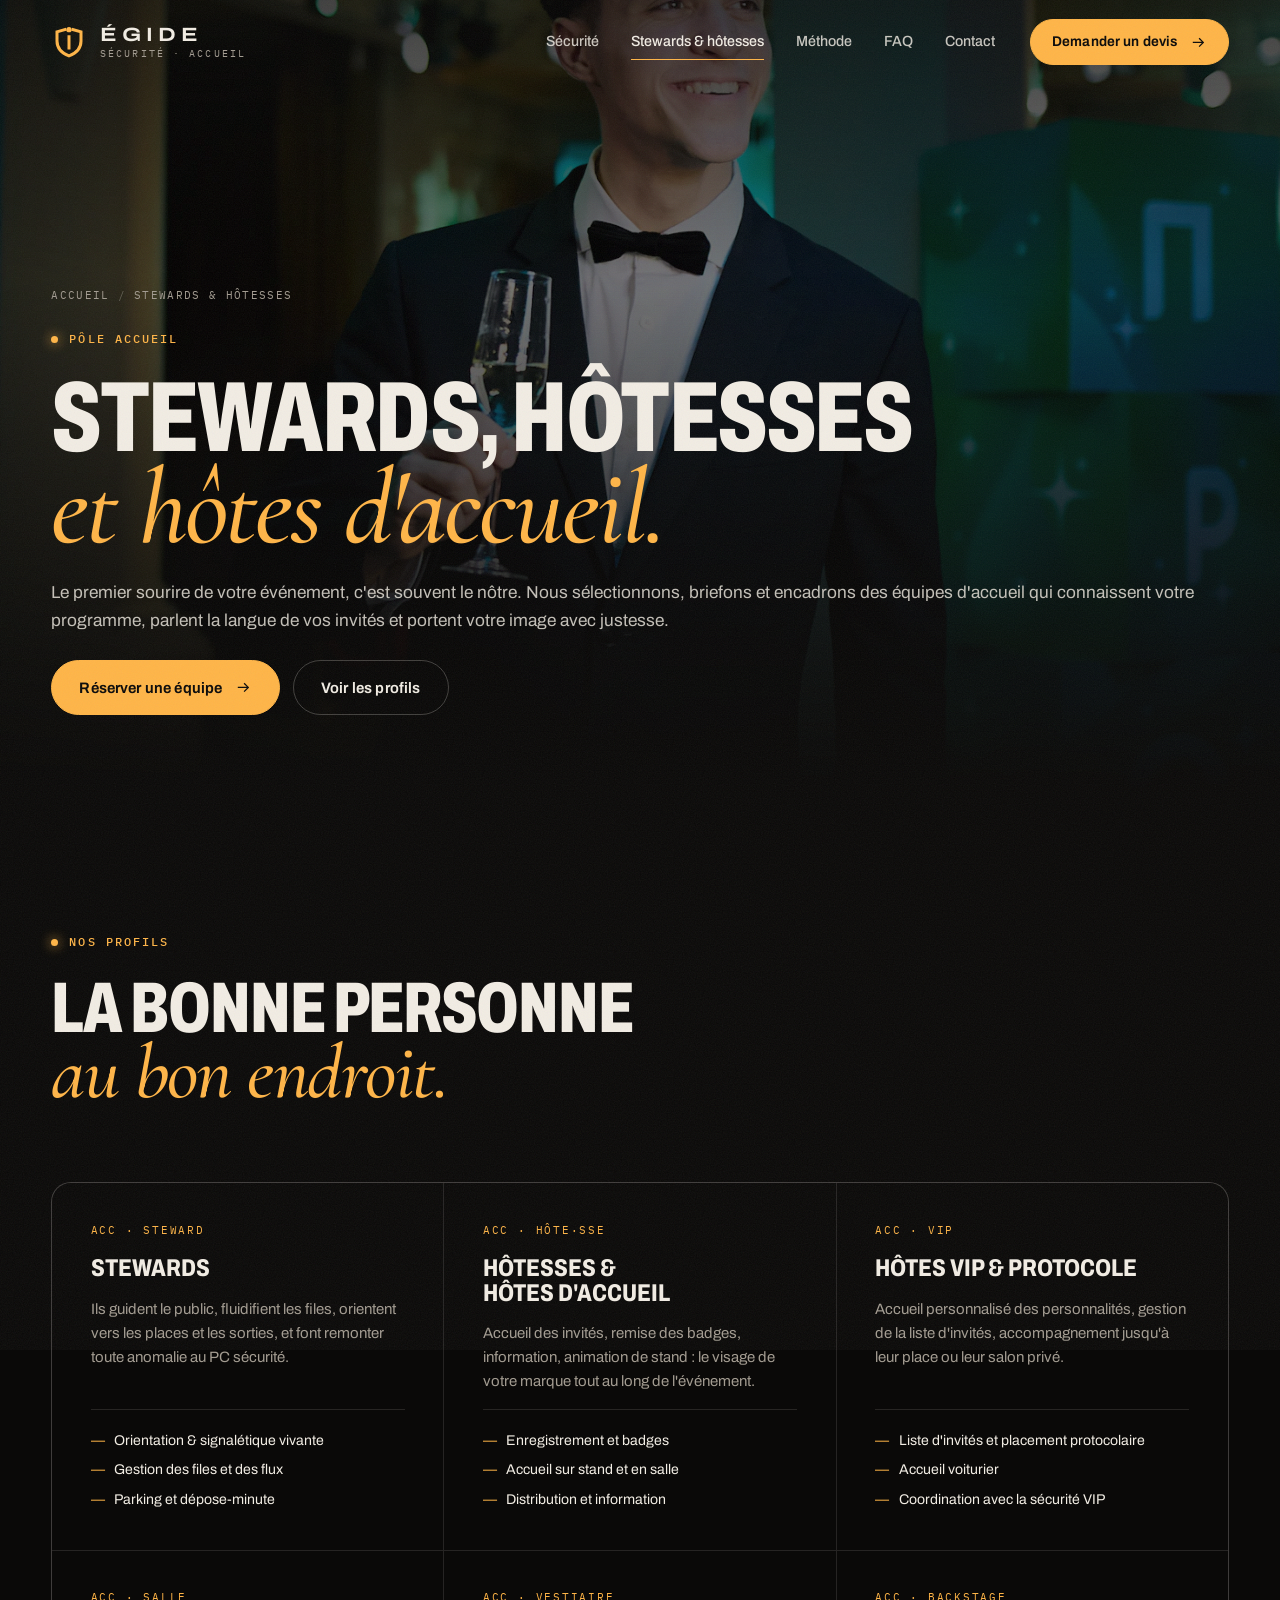
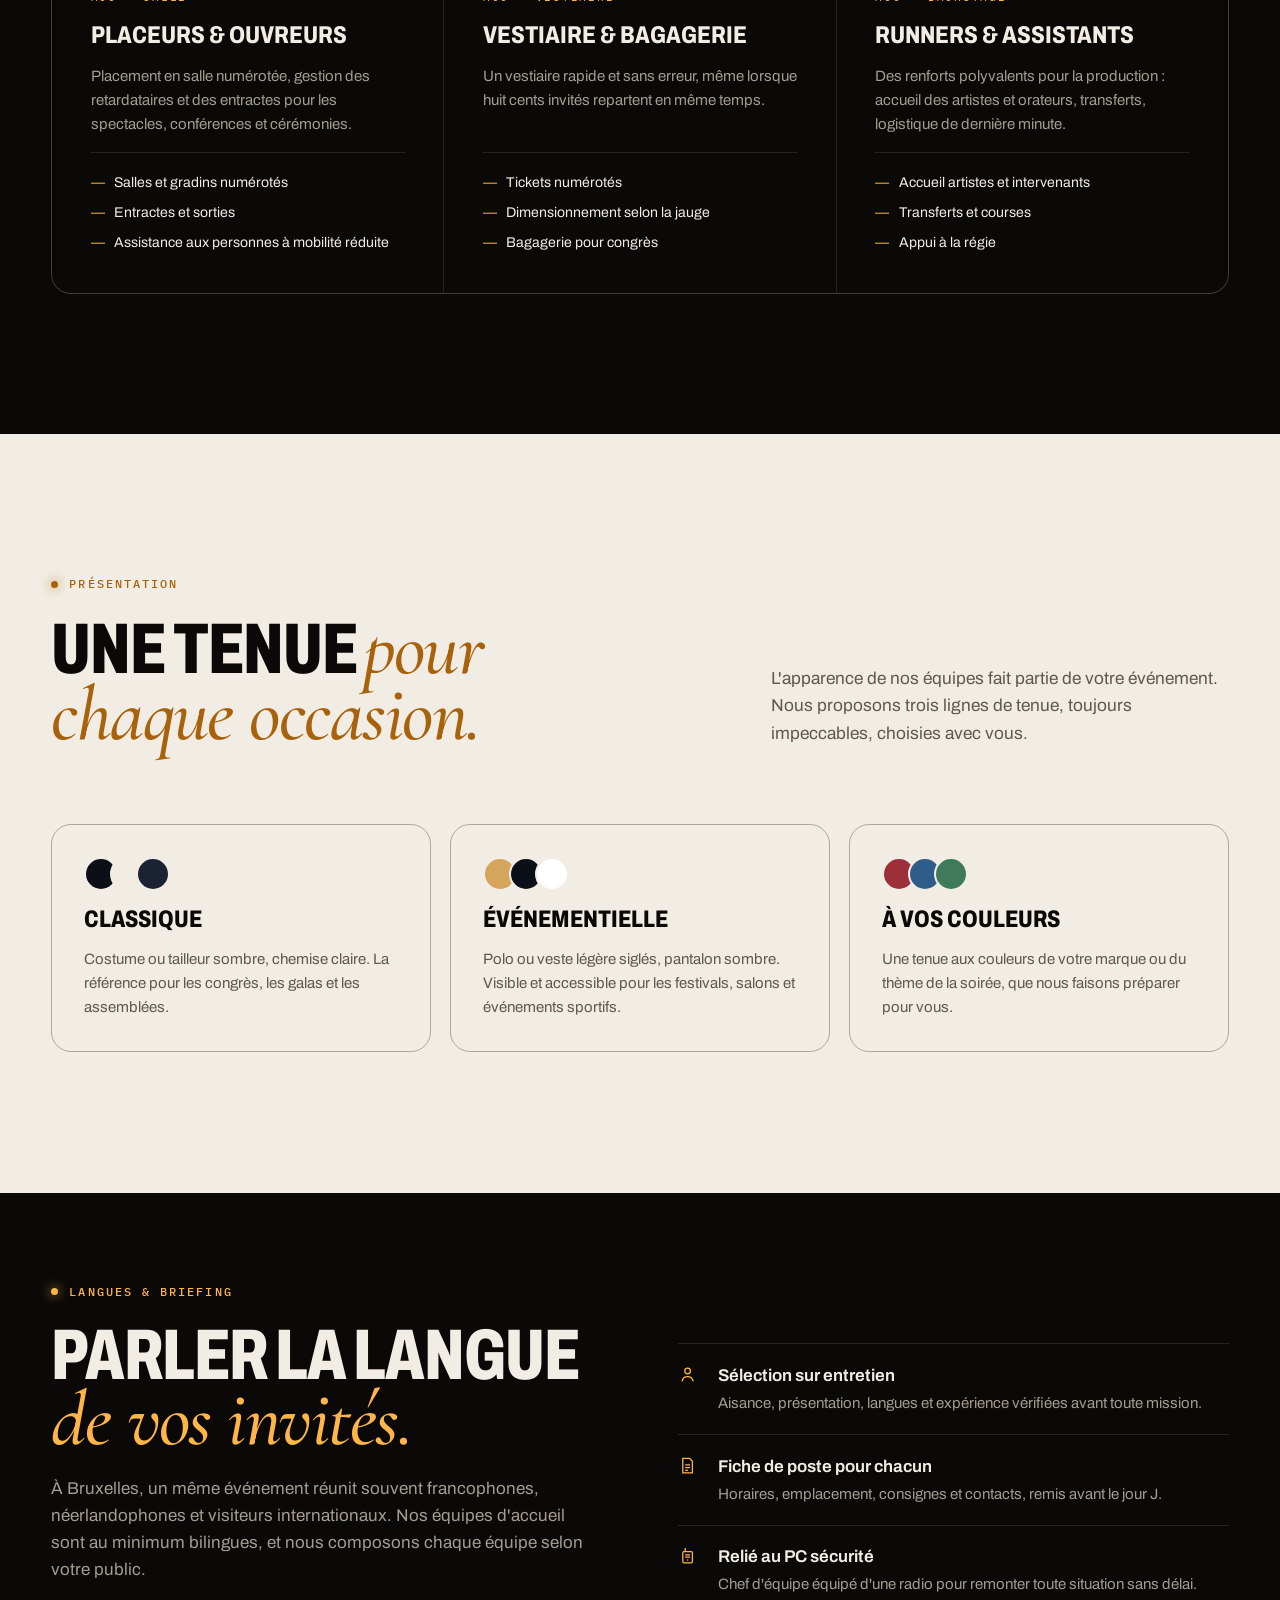
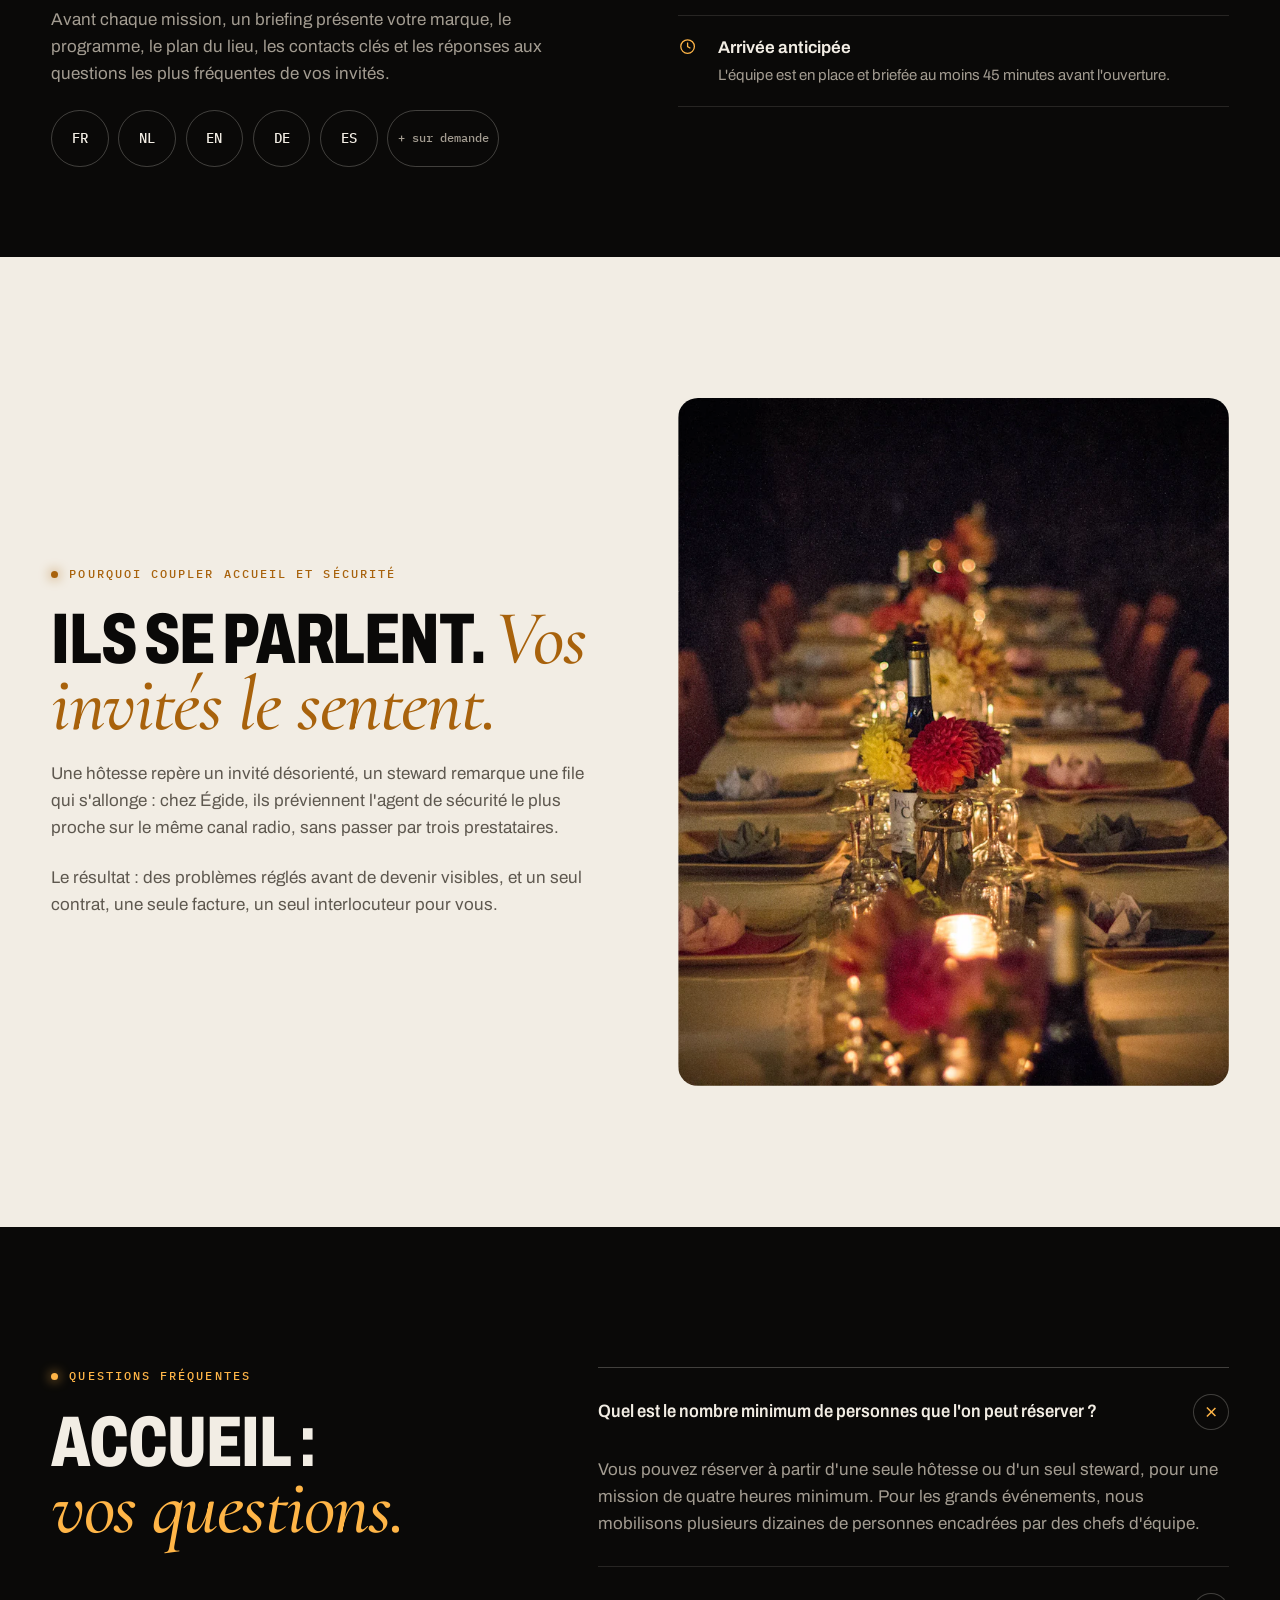
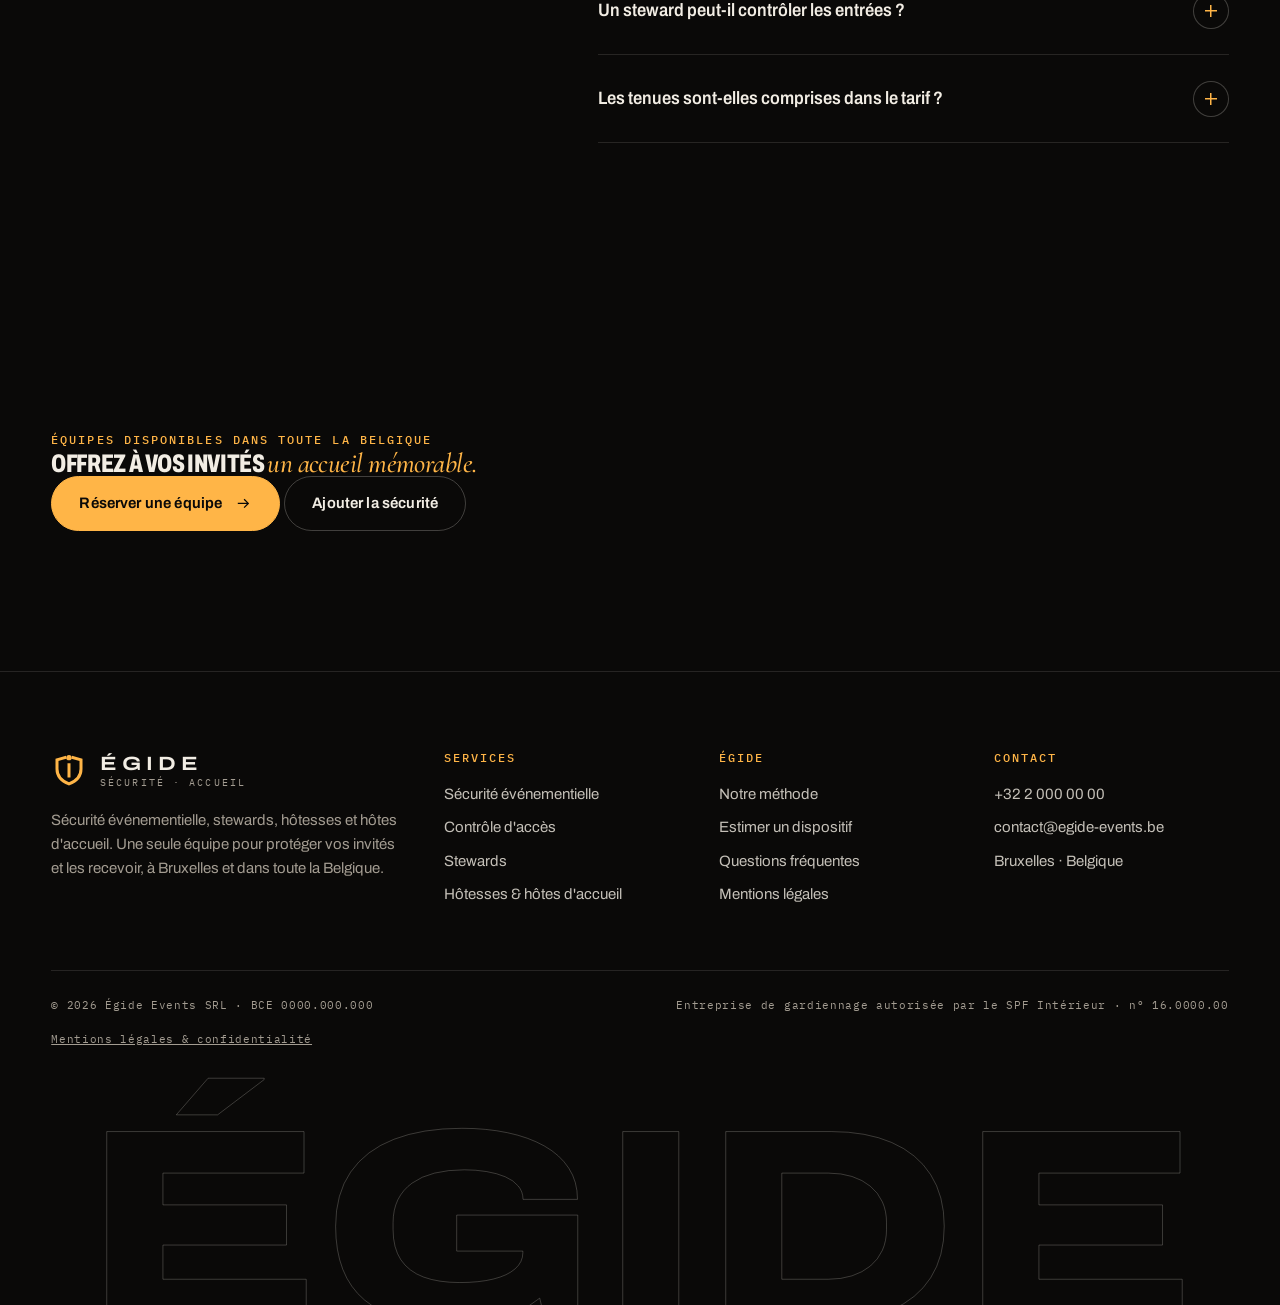
<file: stewards-hotesses.html>
<!doctype html>
<html lang="fr-BE">
<head>
<meta charset="utf-8">
<meta name="viewport" content="width=device-width, initial-scale=1, viewport-fit=cover">
<title>Stewards, hôtesses et hôtes d'accueil pour événements | Égide</title>
<meta name="description" content="Stewards, hôtesses et hôtes d'accueil bilingues FR/NL/EN pour salons, congrès, galas, concerts et lancements à Bruxelles et en Belgique. Profils briefés, tenue soignée.">
<meta name="robots" content="index, follow, max-image-preview:large">
<link rel="canonical" href="https://www.egide-events.be/stewards-hotesses.html">
<link rel="alternate" hreflang="fr-BE" href="https://www.egide-events.be/stewards-hotesses.html">
<link rel="alternate" hreflang="x-default" href="https://www.egide-events.be/stewards-hotesses.html">
<meta name="theme-color" content="#0a0908">
<meta name="author" content="Égide Events SRL">
<meta name="geo.region" content="BE-BRU">
<meta name="geo.placename" content="Bruxelles">
<meta property="og:type" content="website">
<meta property="og:locale" content="fr_BE">
<meta property="og:site_name" content="Égide — Sécurité &amp; accueil événementiel">
<meta property="og:title" content="Stewards, hôtesses et hôtes d'accueil pour événements | Égide">
<meta property="og:description" content="Stewards, hôtesses et hôtes d'accueil bilingues FR/NL/EN pour salons, congrès, galas, concerts et lancements à Bruxelles et en Belgique. Profils briefés, tenue soignée.">
<meta property="og:url" content="https://www.egide-events.be/stewards-hotesses.html">
<meta property="og:image" content="https://www.egide-events.be/assets/img/og-image.jpg">
<meta property="og:image:width" content="1200">
<meta property="og:image:height" content="630">
<meta property="og:image:alt" content="Égide — sécurité et accueil pour vos événements">
<meta name="twitter:card" content="summary_large_image">
<meta name="twitter:title" content="Stewards, hôtesses et hôtes d'accueil pour événements | Égide">
<meta name="twitter:description" content="Stewards, hôtesses et hôtes d'accueil bilingues FR/NL/EN pour salons, congrès, galas, concerts et lancements à Bruxelles et en Belgique. Profils briefés, tenue soignée.">
<meta name="twitter:image" content="https://www.egide-events.be/assets/img/og-image.jpg">
<link rel="icon" href="favicon.svg" type="image/svg+xml">
<link rel="icon" href="favicon-32.png" sizes="32x32" type="image/png">
<link rel="apple-touch-icon" href="apple-touch-icon.png">
<link rel="manifest" href="site.webmanifest">
<link rel="preload" href="assets/fonts/archivo-var.woff2" as="font" type="font/woff2" crossorigin>
<link rel="stylesheet" href="assets/css/style.css">
<script type="application/ld+json">
{
 "@context": "https://schema.org",
 "@graph": [
  {
   "@type": [
    "LocalBusiness",
    "ProfessionalService"
   ],
   "@id": "https://www.egide-events.be/#organisation",
   "name": "Égide",
   "legalName": "Égide Events SRL",
   "alternateName": "Égide Sécurité & Accueil",
   "description": "Société de sécurité événementielle et de placement de stewards, hôtesses et hôtes d'accueil à Bruxelles et dans toute la Belgique.",
   "url": "https://www.egide-events.be/",
   "logo": "https://www.egide-events.be/assets/img/logo-egide.png",
   "image": "https://www.egide-events.be/assets/img/og-image.jpg",
   "email": "contact@egide-events.be",
   "telephone": "+32 2 000 00 00",
   "priceRange": "€€",
   "address": {
    "@type": "PostalAddress",
    "streetAddress": "Rue de l'Exemple 1",
    "addressLocality": "Bruxelles",
    "postalCode": "1000",
    "addressRegion": "Région de Bruxelles-Capitale",
    "addressCountry": "BE"
   },
   "geo": {
    "@type": "GeoCoordinates",
    "latitude": 50.8466,
    "longitude": 4.3528
   },
   "areaServed": [
    {
     "@type": "City",
     "name": "Bruxelles"
    },
    {
     "@type": "AdministrativeArea",
     "name": "Wallonie"
    },
    {
     "@type": "AdministrativeArea",
     "name": "Flandre"
    },
    {
     "@type": "Country",
     "name": "Belgique"
    }
   ],
   "knowsLanguage": [
    "fr",
    "nl",
    "en"
   ],
   "openingHoursSpecification": [
    {
     "@type": "OpeningHoursSpecification",
     "dayOfWeek": [
      "Monday",
      "Tuesday",
      "Wednesday",
      "Thursday",
      "Friday"
     ],
     "opens": "09:00",
     "closes": "18:00"
    }
   ],
   "hasOfferCatalog": {
    "@type": "OfferCatalog",
    "name": "Services événementiels",
    "itemListElement": [
     {
      "@type": "Offer",
      "itemOffered": {
       "@type": "Service",
       "name": "Sécurité événementielle",
       "url": "https://www.egide-events.be/securite-evenementielle.html"
      }
     },
     {
      "@type": "Offer",
      "itemOffered": {
       "@type": "Service",
       "name": "Stewards, hôtesses et hôtes d'accueil",
       "url": "https://www.egide-events.be/stewards-hotesses.html"
      }
     }
    ]
   }
  },
  {
   "@type": "Service",
   "name": "Placement de stewards, hôtesses et hôtes d'accueil",
   "serviceType": "Personnel d'accueil événementiel",
   "provider": {
    "@id": "https://www.egide-events.be/#organisation"
   },
   "areaServed": {
    "@type": "Country",
    "name": "Belgique"
   },
   "url": "https://www.egide-events.be/stewards-hotesses.html"
  },
  {
   "@type": "BreadcrumbList",
   "itemListElement": [
    {
     "@type": "ListItem",
     "position": 1,
     "name": "Accueil",
     "item": "https://www.egide-events.be/"
    },
    {
     "@type": "ListItem",
     "position": 2,
     "name": "Stewards & hôtesses",
     "item": "https://www.egide-events.be/stewards-hotesses.html"
    }
   ]
  },
  {
   "@type": "FAQPage",
   "mainEntity": [
    {
     "@type": "Question",
     "name": "Quel est le nombre minimum de personnes que l'on peut réserver ?",
     "acceptedAnswer": {
      "@type": "Answer",
      "text": "Vous pouvez réserver à partir d'une seule hôtesse ou d'un seul steward, pour une mission de quatre heures minimum. Pour les grands événements, nous mobilisons plusieurs dizaines de personnes encadrées par des chefs d'équipe."
     }
    },
    {
     "@type": "Question",
     "name": "Un steward peut-il contrôler les entrées ?",
     "acceptedAnswer": {
      "@type": "Answer",
      "text": "Un steward peut scanner des billets, vérifier des bracelets et orienter le public. Dès qu'il faut fouiller des sacs ou palper des personnes, la mission revient à un agent de sécurité agréé. Nous combinons les deux selon vos besoins."
     }
    },
    {
     "@type": "Question",
     "name": "Les tenues sont-elles comprises dans le tarif ?",
     "acceptedAnswer": {
      "@type": "Answer",
      "text": "Les tenues classique et événementielle sont comprises. Une tenue sur mesure à vos couleurs fait l'objet d'un devis séparé, selon les quantités et les délais."
     }
    }
   ]
  }
 ]
}
</script>
</head>
<body>
<a class="skip-link" href="#contenu">Aller au contenu</a>
<header class="site-header">
  <div class="wrap header-inner">
    <a class="brand" href="index.html" aria-label="Égide, retour à l'accueil">
      <img class="brand-mark" src="assets/img/logo-mark.svg" alt="" width="34" height="34">
      <span class="brand-text">
        <span class="brand-name">ÉGIDE</span>
        <span class="brand-tag">Sécurité · Accueil</span>
      </span>
    </a>
    <button class="nav-toggle" type="button" aria-expanded="false" aria-controls="nav" aria-label="Ouvrir le menu"><span></span></button>
    <nav class="nav" id="nav" aria-label="Navigation principale">
      <ul class="nav-list">
        <li><a href="securite-evenementielle.html">Sécurité</a></li>
        <li><a href="stewards-hotesses.html" aria-current="page">Stewards & hôtesses</a></li>
        <li><a href="index.html#methode">Méthode</a></li>
        <li><a href="index.html#faq">FAQ</a></li>
        <li><a href="contact.html">Contact</a></li>
      </ul>
      <a class="btn magnetic" href="contact.html">Demander un devis <svg viewBox="0 0 24 24" fill="none" aria-hidden="true"><path d="M4 12h15m-6-6 6 6-6 6" stroke="currentColor" stroke-width="1.8"/></svg></a>
    </nav>
  </div>
</header>
<main id="contenu">
<section class="page-hero" aria-labelledby="page-title">
  <img class="page-hero-bg" src="assets/photos/smoking.webp" alt="" fetchpriority="high">
  <div class="wrap page-hero-inner">
    <nav aria-label="Fil d'Ariane">
      <ol class="breadcrumb"><li><a href="index.html">Accueil</a></li><li aria-current="page">Stewards &amp; hôtesses</li></ol>
    </nav>
    <span class="label">Pôle accueil</span>
    <h1 class="display" id="page-title">Stewards, hôtesses <span class="serif">et hôtes d'accueil.</span></h1>
    <p class="lead">Le premier sourire de votre événement, c'est souvent le nôtre. Nous sélectionnons, briefons et encadrons des équipes d'accueil qui connaissent votre programme, parlent la langue de vos invités et portent votre image avec justesse.</p>
    <div class="hero-actions">
      <a class="btn" href="contact.html">Réserver une équipe <svg viewBox="0 0 24 24" fill="none" aria-hidden="true"><path d="M4 12h15m-6-6 6 6-6 6" stroke="currentColor" stroke-width="1.8"/></svg></a>
      <a class="btn btn--ghost" href="#profils">Voir les profils</a>
    </div>
  </div>
</section>

<section class="section" id="profils" aria-labelledby="profiles-title">
  <div class="wrap">
    <div class="section-head" data-reveal>
      <span class="label">Nos profils</span>
      <h2 class="display h2" id="profiles-title">La bonne personne <span class="serif">au bon endroit.</span></h2>
    </div>
    <div class="services" data-reveal>
      <article class="service">
        <span class="service-code">ACC · Steward</span>
        <h3>Stewards</h3>
        <p>Ils guident le public, fluidifient les files, orientent vers les places et les sorties, et font remonter toute anomalie au PC sécurité.</p>
        <ul><li>Orientation &amp; signalétique vivante</li><li>Gestion des files et des flux</li><li>Parking et dépose-minute</li></ul>
      </article>
      <article class="service">
        <span class="service-code">ACC · Hôte·sse</span>
        <h3>Hôtesses &amp; hôtes d'accueil</h3>
        <p>Accueil des invités, remise des badges, information, animation de stand : le visage de votre marque tout au long de l'événement.</p>
        <ul><li>Enregistrement et badges</li><li>Accueil sur stand et en salle</li><li>Distribution et information</li></ul>
      </article>
      <article class="service">
        <span class="service-code">ACC · VIP</span>
        <h3>Hôtes VIP &amp; protocole</h3>
        <p>Accueil personnalisé des personnalités, gestion de la liste d'invités, accompagnement jusqu'à leur place ou leur salon privé.</p>
        <ul><li>Liste d'invités et placement protocolaire</li><li>Accueil voiturier</li><li>Coordination avec la sécurité VIP</li></ul>
      </article>
      <article class="service">
        <span class="service-code">ACC · Salle</span>
        <h3>Placeurs &amp; ouvreurs</h3>
        <p>Placement en salle numérotée, gestion des retardataires et des entractes pour les spectacles, conférences et cérémonies.</p>
        <ul><li>Salles et gradins numérotés</li><li>Entractes et sorties</li><li>Assistance aux personnes à mobilité réduite</li></ul>
      </article>
      <article class="service">
        <span class="service-code">ACC · Vestiaire</span>
        <h3>Vestiaire &amp; bagagerie</h3>
        <p>Un vestiaire rapide et sans erreur, même lorsque huit cents invités repartent en même temps.</p>
        <ul><li>Tickets numérotés</li><li>Dimensionnement selon la jauge</li><li>Bagagerie pour congrès</li></ul>
      </article>
      <article class="service">
        <span class="service-code">ACC · Backstage</span>
        <h3>Runners &amp; assistants</h3>
        <p>Des renforts polyvalents pour la production : accueil des artistes et orateurs, transferts, logistique de dernière minute.</p>
        <ul><li>Accueil artistes et intervenants</li><li>Transferts et courses</li><li>Appui à la régie</li></ul>
      </article>
    </div>
  </div>
</section>

<section class="section paper" aria-labelledby="dress-title">
  <div class="wrap">
    <div class="section-head section-head--split" data-reveal>
      <div class="stack">
        <span class="label">Présentation</span>
        <h2 class="display h2" id="dress-title">Une tenue <span class="serif">pour chaque occasion.</span></h2>
      </div>
      <p class="lead">L'apparence de nos équipes fait partie de votre événement. Nous proposons trois lignes de tenue, toujours impeccables, choisies avec vous.</p>
    </div>
    <div class="dress" data-reveal>
      <article class="dress-card">
        <div class="dress-swatch" aria-hidden="true"><i style="background:#0b0f18"></i><i style="background:#f1ece2"></i><i style="background:#1a2233"></i></div>
        <h3>Classique</h3>
        <p>Costume ou tailleur sombre, chemise claire. La référence pour les congrès, les galas et les assemblées.</p>
      </article>
      <article class="dress-card">
        <div class="dress-swatch" aria-hidden="true"><i style="background:#d4a55a"></i><i style="background:#0b0f18"></i><i style="background:#ffffff"></i></div>
        <h3>Événementielle</h3>
        <p>Polo ou veste légère siglés, pantalon sombre. Visible et accessible pour les festivals, salons et événements sportifs.</p>
      </article>
      <article class="dress-card">
        <div class="dress-swatch" aria-hidden="true"><i style="background:#9c2f3a"></i><i style="background:#2f5d8a"></i><i style="background:#3e7a5b"></i></div>
        <h3>À vos couleurs</h3>
        <p>Une tenue aux couleurs de votre marque ou du thème de la soirée, que nous faisons préparer pour vous.</p>
      </article>
    </div>
  </div>
</section>

<section class="section section--tight" aria-labelledby="langs-title">
  <div class="wrap split">
    <div class="split-copy" data-reveal>
      <span class="label">Langues &amp; briefing</span>
      <h2 class="display h2" id="langs-title">Parler la langue <span class="serif">de vos invités.</span></h2>
      <p>À Bruxelles, un même événement réunit souvent francophones, néerlandophones et visiteurs internationaux. Nos équipes d'accueil sont au minimum bilingues, et nous composons chaque équipe selon votre public.</p>
      <p>Avant chaque mission, un briefing présente votre marque, le programme, le plan du lieu, les contacts clés et les réponses aux questions les plus fréquentes de vos invités.</p>
      <div class="langs" aria-label="Langues disponibles">
        <span>FR</span><span>NL</span><span>EN</span><span>DE</span><span>ES</span><span class="more">+ sur demande</span>
      </div>
    </div>
    <ul class="checklist" data-reveal>
      <li><svg viewBox="0 0 24 24" fill="none" aria-hidden="true"><circle cx="12" cy="7.5" r="3.5" stroke="currentColor" stroke-width="1.6"/><path d="M5 20.5c.8-4 3.5-6 7-6s6.2 2 7 6" stroke="currentColor" stroke-width="1.6"/></svg><div><strong>Sélection sur entretien</strong><span>Aisance, présentation, langues et expérience vérifiées avant toute mission.</span></div></li>
      <li><svg viewBox="0 0 24 24" fill="none" aria-hidden="true"><path d="M6 3h8.5L18 6.5V21H6V3Z" stroke="currentColor" stroke-width="1.6"/><path d="M9 11h6M9 14.5h6M9 18h3.5" stroke="currentColor" stroke-width="1.6"/></svg><div><strong>Fiche de poste pour chacun</strong><span>Horaires, emplacement, consignes et contacts, remis avant le jour J.</span></div></li>
      <li><svg viewBox="0 0 24 24" fill="none" aria-hidden="true"><rect x="6" y="7" width="12" height="14" rx="1.5" stroke="currentColor" stroke-width="1.6"/><path d="M9 7V2.5M9 11h6M9 14h6" stroke="currentColor" stroke-width="1.6"/><circle cx="12" cy="17.5" r="1" fill="currentColor"/></svg><div><strong>Relié au PC sécurité</strong><span>Chef d'équipe équipé d'une radio pour remonter toute situation sans délai.</span></div></li>
      <li><svg viewBox="0 0 24 24" fill="none" aria-hidden="true"><circle cx="12" cy="12" r="8.5" stroke="currentColor" stroke-width="1.6"/><path d="M12 7v5l3.5 2" stroke="currentColor" stroke-width="1.6"/></svg><div><strong>Arrivée anticipée</strong><span>L'équipe est en place et briefée au moins 45 minutes avant l'ouverture.</span></div></li>
    </ul>
  </div>
</section>

<section class="section paper" aria-labelledby="why-title">
  <div class="wrap split">
    <div class="split-copy" data-reveal>
      <span class="label">Pourquoi coupler accueil et sécurité</span>
      <h2 class="display h2" id="why-title">Ils se parlent. <span class="serif">Vos invités le sentent.</span></h2>
      <p>Une hôtesse repère un invité désorienté, un steward remarque une file qui s'allonge : chez Égide, ils préviennent l'agent de sécurité le plus proche sur le même canal radio, sans passer par trois prestataires.</p>
      <p>Le résultat : des problèmes réglés avant de devenir visibles, et un seul contrat, une seule facture, un seul interlocuteur pour vous.</p>
    </div>
    <figure class="split-media img-reveal" data-reveal><img src="assets/photos/table.webp" alt="Longue table de dîner dressée avec fleurs et bougies" loading="lazy"></figure>
  </div>
</section>

<section class="section" id="faq" aria-labelledby="faq-title">
  <div class="wrap faq-grid">
    <div class="section-head">
      <span class="label">Questions fréquentes</span>
      <h2 class="display h2" id="faq-title">Accueil : <span class="serif">vos questions.</span></h2>
    </div>
    <div class="faq">
      <details open>
        <summary>Quel est le nombre minimum de personnes que l'on peut réserver ?</summary>
        <div class="faq-body"><p>Vous pouvez réserver à partir d'une seule hôtesse ou d'un seul steward, pour une mission de quatre heures minimum. Pour les grands événements, nous mobilisons plusieurs dizaines de personnes encadrées par des chefs d'équipe.</p></div>
      </details>
      <details>
        <summary>Un steward peut-il contrôler les entrées ?</summary>
        <div class="faq-body"><p>Un steward peut scanner des billets, vérifier des bracelets et orienter le public. Dès qu'il faut fouiller des sacs ou palper des personnes, la mission revient à un agent de sécurité agréé. Nous combinons les deux selon vos besoins.</p></div>
      </details>
      <details>
        <summary>Les tenues sont-elles comprises dans le tarif ?</summary>
        <div class="faq-body"><p>Les tenues classique et événementielle sont comprises. Une tenue sur mesure à vos couleurs fait l'objet d'un devis séparé, selon les quantités et les délais.</p></div>
      </details>
    </div>
  </div>
</section>

<section class="section cta-band" aria-labelledby="cta-title">
  <div class="wrap cta-inner">
    <span class="label label--plain">Équipes disponibles dans toute la Belgique</span>
    <h2 class="display" id="cta-title">Offrez à vos invités <span class="serif">un accueil mémorable.</span></h2>
    <div class="cta-actions">
      <a class="btn" href="contact.html">Réserver une équipe <svg viewBox="0 0 24 24" fill="none" aria-hidden="true"><path d="M4 12h15m-6-6 6 6-6 6" stroke="currentColor" stroke-width="1.8"/></svg></a>
      <a class="btn btn--ghost" href="securite-evenementielle.html">Ajouter la sécurité</a>
    </div>
  </div>
</section>
</main>
<footer class="site-footer">
  <div class="wrap">
    <div class="footer-grid">
      <div class="footer-about">
        <a class="brand" href="index.html" aria-label="Égide, retour à l'accueil">
          <img class="brand-mark" src="assets/img/logo-mark.svg" alt="" width="34" height="34" loading="lazy">
          <span class="brand-text">
            <span class="brand-name">ÉGIDE</span>
            <span class="brand-tag">Sécurité · Accueil</span>
          </span>
        </a>
        <p>Sécurité événementielle, stewards, hôtesses et hôtes d'accueil. Une seule équipe pour protéger vos invités et les recevoir, à Bruxelles et dans toute la Belgique.</p>
      </div>
      <div class="footer-col">
        <h2>Services</h2>
        <ul>
          <li><a href="securite-evenementielle.html">Sécurité événementielle</a></li>
          <li><a href="securite-evenementielle.html#services">Contrôle d'accès</a></li>
          <li><a href="stewards-hotesses.html">Stewards</a></li>
          <li><a href="stewards-hotesses.html#profils">Hôtesses &amp; hôtes d'accueil</a></li>
        </ul>
      </div>
      <div class="footer-col">
        <h2>Égide</h2>
        <ul>
          <li><a href="index.html#methode">Notre méthode</a></li>
          <li><a href="index.html#estimateur">Estimer un dispositif</a></li>
          <li><a href="index.html#faq">Questions fréquentes</a></li>
          <li><a href="mentions-legales.html">Mentions légales</a></li>
        </ul>
      </div>
      <div class="footer-col">
        <h2>Contact</h2>
        <address>
          <a href="tel:+3220000000">+32 2 000 00 00</a>
          <a href="mailto:contact@egide-events.be">contact@egide-events.be</a>
          <span>Bruxelles · Belgique</span>
        </address>
      </div>
    </div>
    <div class="footer-legal">
      <span>© <span id="year">2026</span> Égide Events SRL · BCE 0000.000.000</span>
      <span>Entreprise de gardiennage autorisée par le SPF Intérieur · n° 16.0000.00</span>
      <a href="mentions-legales.html">Mentions légales &amp; confidentialité</a>
    </div>
  </div>
  <span class="footer-word" aria-hidden="true">ÉGIDE</span>
</footer>
<script src="assets/vendor/gsap.min.js" defer></script>
<script src="assets/vendor/ScrollTrigger.min.js" defer></script>
<script src="assets/vendor/lenis.min.js" defer></script>
<script src="assets/js/main.js" defer></script>
</body>
</html>
</file>
<file: assets/css/style.css>
/* ==========================================================================
   ÉGIDE — Sécurité & accueil événementiel
   Direction « Nocturne » : la nuit d'un événement. Noir chaud, os, et une
   seule lumière — l'ambre des projecteurs. Archivo (largeur variable),
   Cormorant italique, IBM Plex Mono pour les codes radio.
   ========================================================================== */

@font-face {
  font-family: "Archivo";
  src: url("../fonts/archivo-var.woff2") format("woff2-variations"),
       url("../fonts/archivo-var.woff2") format("woff2");
  font-weight: 100 900;
  font-stretch: 62% 125%;
  font-style: normal;
  font-display: swap;
}
@font-face {
  font-family: "Cormorant";
  src: url("../fonts/cormorant-italic-500.woff2") format("woff2");
  font-weight: 500;
  font-style: italic;
  font-display: swap;
}
@font-face {
  font-family: "Cormorant";
  src: url("../fonts/cormorant-italic-600.woff2") format("woff2");
  font-weight: 600;
  font-style: italic;
  font-display: swap;
}
@font-face {
  font-family: "Plex Mono";
  src: url("../fonts/plexmono-400.woff2") format("woff2");
  font-weight: 400;
  font-display: swap;
}
@font-face {
  font-family: "Plex Mono";
  src: url("../fonts/plexmono-500.woff2") format("woff2");
  font-weight: 500;
  font-display: swap;
}

:root {
  color-scheme: dark;

  --night: #0a0908;
  --night-2: #141210;
  --night-3: #1e1b18;
  --line: rgba(242, 237, 228, 0.12);
  --line-strong: rgba(242, 237, 228, 0.24);
  --bone: #f2ede4;
  --bone-2: #e7e0d3;
  --bone-line: rgba(10, 9, 8, 0.14);
  --mute: #a39c91;
  --stone: #5e584f;
  --amber: #ffb547;
  --amber-hot: #ff9a1f;
  --amber-deep: #a8620c;
  --signal: #7ee2a0;

  --f-sans: "Archivo", "Helvetica Neue", Arial, sans-serif;
  --f-serif: "Cormorant", "Cormorant Garamond", Garamond, "Times New Roman", serif;
  --f-mono: "Plex Mono", "IBM Plex Mono", ui-monospace, "SFMono-Regular", Menlo, monospace;

  --fs-giant: clamp(3.3rem, 11.6vw, 12.5rem);
  --fs-h1: clamp(2.8rem, 7.8vw, 8rem);
  --fs-h2: clamp(2.3rem, 5.6vw, 5.4rem);
  --fs-h3: clamp(1.3rem, 1.7vw, 1.6rem);
  --fs-lead: clamp(1.08rem, 1.3vw, 1.28rem);
  --fs-body: 1.0625rem;
  --fs-small: 0.9375rem;
  --fs-label: 0.72rem;

  --gutter: clamp(16px, 4vw, 64px);
  --maxw: 1360px;
  --section: clamp(5rem, 11vw, 10rem);
  --radius: 999px;
  --ease: cubic-bezier(0.19, 1, 0.22, 1);
  --ease-io: cubic-bezier(0.65, 0, 0.35, 1);
}

*,
*::before,
*::after { box-sizing: border-box; }

html {
  -webkit-text-size-adjust: 100%;
  scroll-padding-top: 96px;
}
html.lenis, html.lenis body { height: auto; }
.lenis.lenis-smooth { scroll-behavior: auto !important; }
.lenis.lenis-stopped { overflow: hidden; }

body {
  margin: 0;
  background: var(--night);
  color: var(--bone);
  font-family: var(--f-sans);
  font-size: var(--fs-body);
  line-height: 1.6;
  font-variation-settings: "wdth" 100;
  -webkit-font-smoothing: antialiased;
  -moz-osx-font-smoothing: grayscale;
  text-rendering: optimizeLegibility;
  overflow-x: hidden;
}

/* Grain photographique sur tout le site */
body::after {
  content: "";
  position: fixed;
  inset: -50%;
  z-index: 200;
  pointer-events: none;
  opacity: 0.07;
  background-image: url("data:image/svg+xml,%3Csvg xmlns='http://www.w3.org/2000/svg' width='220' height='220'%3E%3Cfilter id='n'%3E%3CfeTurbulence type='fractalNoise' baseFrequency='.85' numOctaves='3' stitchTiles='stitch'/%3E%3C/filter%3E%3Crect width='100%25' height='100%25' filter='url(%23n)'/%3E%3C/svg%3E");
  animation: grain 1.2s steps(6) infinite;
}
@keyframes grain {
  0% { transform: translate(0, 0); }
  20% { transform: translate(-3%, 2%); }
  40% { transform: translate(2%, -3%); }
  60% { transform: translate(-2%, -1%); }
  80% { transform: translate(3%, 3%); }
  100% { transform: translate(0, 0); }
}

img, svg, video { max-width: 100%; display: block; }
a { color: inherit; }
p { margin: 0; }
ul, ol { margin: 0; padding: 0; list-style: none; }
h1, h2, h3, h4 { margin: 0; font-weight: 700; line-height: 1; text-wrap: balance; }
button, input, select, textarea { font: inherit; color: inherit; }
figure, blockquote { margin: 0; }

::selection { background: var(--amber); color: var(--night); }
[hidden] { display: none !important; }

:focus-visible {
  outline: 2px solid var(--amber);
  outline-offset: 4px;
  border-radius: 2px;
}

.skip-link {
  position: absolute;
  left: 16px;
  top: -100px;
  z-index: 300;
  padding: 0.7rem 1rem;
  background: var(--amber);
  color: var(--night);
  font-weight: 600;
  text-decoration: none;
}
.skip-link:focus { top: 16px; }

.sr-only {
  position: absolute !important;
  width: 1px; height: 1px;
  padding: 0; margin: -1px;
  overflow: hidden; clip: rect(0 0 0 0);
  white-space: nowrap; border: 0;
}

/* --------------------------------------------------------------------------
   Primitives
   -------------------------------------------------------------------------- */

.wrap {
  width: 100%;
  max-width: calc(var(--maxw) + 2 * var(--gutter));
  margin-inline: auto;
  padding-inline: var(--gutter);
}
.section { padding-block: var(--section); position: relative; }
.section--tight { padding-block: clamp(3.5rem, 7vw, 6rem); }
.stack { display: grid; gap: 1.4rem; }

.paper {
  background: var(--bone);
  color: var(--night);
  --line: var(--bone-line);
  --line-strong: rgba(10, 9, 8, 0.3);
}
.paper ::selection { background: var(--night); color: var(--bone); }

.label {
  display: inline-flex;
  align-items: center;
  gap: 0.7rem;
  font-family: var(--f-mono);
  font-size: var(--fs-label);
  font-weight: 500;
  letter-spacing: 0.18em;
  text-transform: uppercase;
  color: var(--amber);
}
.paper .label { color: var(--amber-deep); }
.label::before {
  content: "";
  width: 7px; height: 7px;
  border-radius: 50%;
  background: currentColor;
  box-shadow: 0 0 12px currentColor;
}
.label--plain::before { display: none; }

.display {
  font-family: var(--f-sans);
  font-variation-settings: "wdth" 70;
  font-weight: 800;
  text-transform: uppercase;
  letter-spacing: -0.015em;
  line-height: 0.88;
}
.serif {
  font-family: var(--f-serif);
  font-style: italic;
  font-weight: 500;
  text-transform: none;
  letter-spacing: -0.02em;
  font-size: 1.08em;
  line-height: 0.85;
  color: var(--amber);
}
.paper .serif { color: var(--amber-deep); }

.h2 { font-size: var(--fs-h2); }
.h3 {
  font-size: var(--fs-h3);
  font-variation-settings: "wdth" 86;
  font-weight: 650;
  line-height: 1.15;
}
.lead {
  font-size: var(--fs-lead);
  line-height: 1.6;
  color: var(--mute);
  max-width: 36em;
}
.paper .lead { color: var(--stone); }
.muted { color: var(--mute); }

.section-head {
  display: grid;
  gap: 1.6rem;
  margin-bottom: clamp(3rem, 6vw, 5.5rem);
  max-width: 60rem;
}
.section-head--split {
  max-width: none;
  grid-template-columns: minmax(0, 1.4fr) minmax(0, 1fr);
  align-items: end;
  gap: 2rem 5rem;
}
@media (max-width: 900px) { .section-head--split { grid-template-columns: 1fr; } }

/* --------------------------------------------------------------------------
   Buttons
   -------------------------------------------------------------------------- */

.btn {
  --btn-bg: var(--amber);
  --btn-fg: var(--night);
  position: relative;
  display: inline-flex;
  align-items: center;
  justify-content: center;
  gap: 0.8rem;
  min-height: 3.4rem;
  padding: 0.9rem 1.7rem;
  border: 1px solid var(--btn-bg);
  border-radius: var(--radius);
  background: var(--btn-bg);
  color: var(--btn-fg);
  font-family: var(--f-sans);
  font-size: 0.95rem;
  font-weight: 640;
  font-variation-settings: "wdth" 96;
  letter-spacing: 0.01em;
  text-decoration: none;
  cursor: pointer;
  overflow: hidden;
  isolation: isolate;
  transition: color 0.5s var(--ease), border-color 0.5s var(--ease), transform 0.4s var(--ease);
}
.btn::before {
  content: "";
  position: absolute;
  inset: 0;
  z-index: -1;
  background: var(--bone);
  border-radius: inherit;
  transform: translateY(101%);
  transition: transform 0.6s var(--ease);
}
.btn:hover::before { transform: translateY(0); }
.btn:hover { border-color: var(--bone); color: var(--night); }
.btn svg { width: 1.05rem; height: 1.05rem; transition: transform 0.5s var(--ease); }
.btn:hover svg { transform: translateX(4px); }

.btn--ghost {
  --btn-bg: transparent;
  --btn-fg: var(--bone);
  border-color: var(--line-strong);
}
.paper .btn--ghost { --btn-fg: var(--night); }
.paper .btn:not(.btn--ghost) { --btn-bg: var(--night); --btn-fg: var(--bone); }
.paper .btn:not(.btn--ghost)::before { background: var(--amber); }
.paper .btn:hover { color: var(--night); border-color: var(--amber); }
.paper .btn--ghost::before { background: var(--night); }
.paper .btn--ghost:hover { color: var(--bone); border-color: var(--night); }

.link-arrow {
  display: inline-flex;
  align-items: center;
  gap: 0.6rem;
  font-weight: 600;
  font-variation-settings: "wdth" 92;
  text-decoration: none;
  border-bottom: 1px solid currentColor;
  padding-bottom: 0.25rem;
  transition: gap 0.4s var(--ease), color 0.3s;
}
.link-arrow svg { width: 1rem; height: 1rem; }
.link-arrow:hover { gap: 1rem; color: var(--amber); }
.paper .link-arrow:hover { color: var(--amber-deep); }

/* --------------------------------------------------------------------------
   Header
   -------------------------------------------------------------------------- */

.site-header {
  position: fixed;
  top: 0; left: 0; right: 0;
  z-index: 100;
  padding-top: env(safe-area-inset-top, 0px);
  transition: background 0.5s var(--ease), border-color 0.5s, transform 0.6s var(--ease);
  border-bottom: 1px solid transparent;
}
.site-header.is-scrolled {
  background: rgba(10, 9, 8, 0.78);
  backdrop-filter: saturate(140%) blur(16px);
  -webkit-backdrop-filter: saturate(140%) blur(16px);
  border-bottom-color: var(--line);
}
.site-header.is-hidden { transform: translateY(-100%); }

.header-inner {
  display: flex;
  align-items: center;
  justify-content: space-between;
  gap: 1.5rem;
  height: 84px;
}
.brand {
  position: relative;
  z-index: 2;
  display: inline-flex;
  align-items: center;
  gap: 0.8rem;
  text-decoration: none;
  flex-shrink: 0;
}
.brand-mark { width: 36px; height: 36px; }
.brand-text { display: grid; line-height: 1; gap: 0.32rem; }
.brand-name {
  font-variation-settings: "wdth" 125;
  font-weight: 650;
  font-size: 1.2rem;
  letter-spacing: 0.26em;
  margin-right: -0.26em;
}
.brand-tag {
  font-family: var(--f-mono);
  font-size: 0.6rem;
  letter-spacing: 0.22em;
  text-transform: uppercase;
  color: var(--mute);
}

.nav { display: flex; align-items: center; gap: 2.2rem; }
.nav-list { display: flex; align-items: center; gap: 2rem; }
.nav-list a {
  position: relative;
  display: inline-block;
  font-size: 0.92rem;
  font-weight: 500;
  font-variation-settings: "wdth" 96;
  text-decoration: none;
  color: rgba(242, 237, 228, 0.82);
  padding-block: 0.4rem;
  transition: color 0.3s;
}
.nav-list a::after {
  content: "";
  position: absolute;
  left: 0; right: 0; bottom: 0;
  height: 1px;
  background: var(--amber);
  transform: scaleX(0);
  transform-origin: right;
  transition: transform 0.6s var(--ease);
}
.nav-list a:hover,
.nav-list a[aria-current="page"] { color: var(--bone); }
.nav-list a:hover::after,
.nav-list a[aria-current="page"]::after { transform: scaleX(1); transform-origin: left; }
.nav .btn { min-height: 2.9rem; padding: 0.6rem 1.3rem; font-size: 0.88rem; }

.nav-toggle {
  position: relative;
  z-index: 2;
  display: none;
  width: 48px; height: 48px;
  align-items: center;
  justify-content: center;
  background: transparent;
  border: 1px solid var(--line-strong);
  border-radius: 50%;
  cursor: pointer;
}
.nav-toggle span,
.nav-toggle span::before,
.nav-toggle span::after {
  display: block;
  width: 18px; height: 1.5px;
  background: var(--bone);
  position: relative;
  transition: transform 0.5s var(--ease), background 0.2s;
}
.nav-toggle span::before,
.nav-toggle span::after { content: ""; position: absolute; left: 0; }
.nav-toggle span::before { top: -5px; }
.nav-toggle span::after { top: 5px; }
.nav-toggle[aria-expanded="true"] span { background: transparent; }
.nav-toggle[aria-expanded="true"] span::before { transform: translateY(5px) rotate(45deg); }
.nav-toggle[aria-expanded="true"] span::after { transform: translateY(-5px) rotate(-45deg); }

@media (max-width: 1020px) {
  .nav-toggle { display: inline-flex; }
  .nav {
    position: fixed;
    inset: 0;
    z-index: 1;
    flex-direction: column;
    align-items: stretch;
    justify-content: flex-end;
    gap: 2rem;
    padding: 110px var(--gutter) calc(2.5rem + env(safe-area-inset-bottom, 0px));
    background: var(--night);
    clip-path: circle(0% at calc(100% - 40px) 42px);
    visibility: hidden;
    transition: clip-path 0.9s var(--ease), visibility 0s linear 0.9s;
  }
  .nav.is-open {
    clip-path: circle(150% at calc(100% - 40px) 42px);
    visibility: visible;
    transition: clip-path 0.9s var(--ease), visibility 0s;
  }
  .nav-list { flex-direction: column; align-items: stretch; gap: 0; }
  .nav-list a {
    display: block;
    padding-block: 0.9rem;
    border-bottom: 1px solid var(--line);
    font-size: clamp(2rem, 9vw, 3.2rem);
    font-variation-settings: "wdth" 72;
    font-weight: 800;
    text-transform: uppercase;
    line-height: 1;
    color: var(--bone);
  }
  .nav-list a::after { display: none; }
  .nav .btn { min-height: 3.6rem; font-size: 1rem; }
}

/* --------------------------------------------------------------------------
   Curseur personnalisé (pointeur fin uniquement)
   -------------------------------------------------------------------------- */

.cursor {
  position: fixed;
  top: 0; left: 0;
  z-index: 250;
  width: 12px; height: 12px;
  margin: -6px 0 0 -6px;
  border-radius: 50%;
  background: var(--amber);
  pointer-events: none;
  mix-blend-mode: difference;
  transition: width 0.4s var(--ease), height 0.4s var(--ease), margin 0.4s var(--ease), background 0.3s;
  display: none;
}
.cursor.is-link { width: 56px; height: 56px; margin: -28px 0 0 -28px; background: var(--bone); }
.cursor.is-view {
  width: 96px; height: 96px; margin: -48px 0 0 -48px;
  mix-blend-mode: normal;
  background: var(--amber);
}
.cursor-label {
  position: absolute;
  inset: 0;
  display: grid;
  place-items: center;
  font-family: var(--f-mono);
  font-size: 0.66rem;
  letter-spacing: 0.14em;
  text-transform: uppercase;
  color: var(--night);
  opacity: 0;
  transition: opacity 0.3s;
}
.cursor.is-view .cursor-label { opacity: 1; }
@media (hover: hover) and (pointer: fine) {
  .has-cursor .cursor { display: block; }
}

/* --------------------------------------------------------------------------
   HERO — la foule, et notre lumière qui veille
   -------------------------------------------------------------------------- */

.hero {
  --x: 62%;
  --y: 38%;
  --r: 30vmax;
  position: relative;
  min-height: 100svh;
  display: flex;
  flex-direction: column;
  justify-content: flex-end;
  overflow: hidden;
  isolation: isolate;
  background: var(--night);
}
.hero-media { position: absolute; inset: 0; z-index: -2; }
.hero-media img {
  position: absolute;
  inset: 0;
  width: 100%;
  height: 100%;
  object-fit: cover;
  object-position: 50% 40%;
  transform-origin: 60% 40%;
  animation: hero-zoom 2.8s var(--ease) both;
}
.hero-img--base { filter: grayscale(1) brightness(0.32) contrast(1.15); }
.hero-img--lit {
  filter: saturate(1.25) brightness(1.08) contrast(1.05);
  -webkit-mask-image: radial-gradient(circle var(--r) at var(--x) var(--y), #000 0%, rgba(0,0,0,0.75) 32%, rgba(0,0,0,0.25) 58%, transparent 74%);
          mask-image: radial-gradient(circle var(--r) at var(--x) var(--y), #000 0%, rgba(0,0,0,0.75) 32%, rgba(0,0,0,0.25) 58%, transparent 74%);
}
@keyframes hero-zoom {
  from { transform: scale(1.14); }
  to { transform: scale(1); }
}
.hero::before {
  content: "";
  position: absolute;
  inset: 0;
  z-index: -1;
  background:
    linear-gradient(180deg, rgba(10, 9, 8, 0.6) 0%, rgba(10, 9, 8, 0) 26%, rgba(10, 9, 8, 0) 45%, rgba(10, 9, 8, 0.92) 88%, var(--night) 100%),
    linear-gradient(90deg, rgba(10, 9, 8, 0.55) 0%, rgba(10, 9, 8, 0) 55%);
}

.hero-content {
  position: relative;
  padding-top: 140px;
  padding-bottom: clamp(1.5rem, 3vw, 2.5rem);
}
.hero-kicker {
  display: flex;
  flex-wrap: wrap;
  align-items: center;
  gap: 0.6rem 1.4rem;
  margin-bottom: clamp(1.2rem, 2.4vw, 2rem);
}
.hero-kicker .label { color: var(--bone); }
.hero-kicker .label::before { background: var(--signal); box-shadow: 0 0 12px var(--signal); animation: blink 2.4s ease-in-out infinite; }
@keyframes blink { 50% { opacity: 0.25; } }

.hero-title {
  font-size: var(--fs-giant);
  line-height: 0.84;
}
.hero-title .line { display: block; overflow: hidden; padding-bottom: 0.04em; margin-bottom: -0.04em; }
.hero-title .line-inner { display: block; animation: line-up 1.4s var(--ease) both; }
.hero-title .line:nth-child(2) .line-inner { animation-delay: 0.12s; }
.hero-title .line:nth-child(3) .line-inner { animation-delay: 0.24s; }
.hero-title .serif { font-size: 1.04em; padding-right: 0.05em; }
.hero-title .seo {
  display: flex;
  align-items: center;
  gap: 0.7rem;
  text-transform: uppercase;
  margin-bottom: 1.4rem;
  font-family: var(--f-mono);
  font-size: var(--fs-label);
  font-weight: 500;
  letter-spacing: 0.18em;
  line-height: 1.5;
  color: var(--bone);
  opacity: 0.85;
}
.hero-title .seo::before {
  content: "";
  width: 7px; height: 7px;
  border-radius: 50%;
  background: var(--signal);
  box-shadow: 0 0 12px var(--signal);
  animation: blink 2.4s ease-in-out infinite;
}
@keyframes line-up {
  from { transform: translateY(105%); }
  to { transform: translateY(0); }
}

.hero-foot {
  display: grid;
  grid-template-columns: minmax(0, 1.1fr) auto;
  align-items: end;
  gap: 2rem 4rem;
  margin-top: clamp(1.8rem, 3.5vw, 3rem);
  animation: fade-up 1.2s var(--ease) 0.45s both;
}
.hero-foot .lead { color: rgba(242, 237, 228, 0.78); max-width: 34em; }
.hero-actions { display: flex; flex-wrap: wrap; gap: 0.8rem; }
@keyframes fade-up {
  from { opacity: 0; transform: translateY(24px); }
  to { opacity: 1; transform: none; }
}
@media (max-width: 860px) { .hero-foot { grid-template-columns: 1fr; } }

/* Ticker radio : les messages du PC sécurité */
.radio {
  position: relative;
  border-top: 1px solid var(--line);
  background: rgba(10, 9, 8, 0.55);
  backdrop-filter: blur(10px);
  -webkit-backdrop-filter: blur(10px);
}
.radio-inner {
  display: flex;
  align-items: center;
  gap: 1.2rem;
  min-height: 58px;
  font-family: var(--f-mono);
  font-size: 0.78rem;
  letter-spacing: 0.06em;
  color: var(--bone);
  overflow: hidden;
}
.radio-live {
  flex-shrink: 0;
  display: inline-flex;
  align-items: center;
  gap: 0.55rem;
  padding: 0.3rem 0.7rem;
  border: 1px solid rgba(126, 226, 160, 0.4);
  border-radius: 999px;
  color: var(--signal);
  font-size: 0.68rem;
  letter-spacing: 0.16em;
  text-transform: uppercase;
}
.radio-live::before {
  content: "";
  width: 6px; height: 6px;
  border-radius: 50%;
  background: currentColor;
  animation: pulse 1.8s ease-out infinite;
}
@keyframes pulse {
  0% { box-shadow: 0 0 0 0 rgba(126, 226, 160, 0.6); }
  100% { box-shadow: 0 0 0 10px rgba(126, 226, 160, 0); }
}
.radio-msg { white-space: nowrap; overflow: hidden; text-overflow: ellipsis; min-width: 0; }
.radio-msg b { color: var(--amber); font-weight: 500; }
.radio-caret {
  display: inline-block;
  width: 0.55em; height: 1em;
  margin-left: 2px;
  vertical-align: -0.15em;
  background: var(--amber);
  animation: caret 1s steps(1) infinite;
}
@keyframes caret { 50% { opacity: 0; } }
.radio-scroll {
  margin-left: auto;
  flex-shrink: 0;
  display: inline-flex;
  align-items: center;
  gap: 0.6rem;
  color: var(--mute);
  font-size: 0.68rem;
  letter-spacing: 0.16em;
  text-transform: uppercase;
  text-decoration: none;
}
.radio-scroll i {
  position: relative;
  width: 1px; height: 26px;
  background: var(--line-strong);
  overflow: hidden;
}
.radio-scroll i::after {
  content: "";
  position: absolute;
  left: 0; top: -40%;
  width: 1px; height: 40%;
  background: var(--amber);
  animation: drip 1.8s var(--ease-io) infinite;
}
@keyframes drip { to { top: 110%; } }
@media (max-width: 640px) { .radio-scroll { display: none; } .radio-inner { font-size: 0.7rem; } }

/* --------------------------------------------------------------------------
   Marquee
   -------------------------------------------------------------------------- */

.marquee {
  position: relative;
  padding-block: clamp(2.5rem, 5vw, 4.5rem);
  overflow: hidden;
  border-bottom: 1px solid var(--line);
  user-select: none;
}
.marquee-row { display: flex; width: max-content; }
.marquee-row + .marquee-row { margin-top: 0.4rem; }
.marquee-track {
  display: flex;
  align-items: center;
  flex-shrink: 0;
  gap: clamp(1.2rem, 3vw, 3rem);
  padding-right: clamp(1.2rem, 3vw, 3rem);
  animation: marquee 38s linear infinite;
}
.marquee-row--rev .marquee-track { animation-direction: reverse; animation-duration: 46s; }
.marquee-track span {
  font-size: clamp(3rem, 9vw, 9rem);
  font-variation-settings: "wdth" 70;
  font-weight: 800;
  text-transform: uppercase;
  line-height: 1;
  letter-spacing: -0.01em;
  white-space: nowrap;
}
.marquee-track .o { color: transparent; -webkit-text-stroke: 1.2px rgba(242, 237, 228, 0.55); }
.marquee-track .s { font-family: var(--f-serif); font-style: italic; font-weight: 500; text-transform: none; color: var(--amber); letter-spacing: -0.02em; }
.marquee-track img { width: clamp(2.2rem, 5vw, 4.6rem); height: auto; opacity: 0.9; }
@keyframes marquee { to { transform: translateX(-100%); } }

/* --------------------------------------------------------------------------
   Manifeste — le texte s'allume au défilement
   -------------------------------------------------------------------------- */

.manifesto-text {
  font-size: clamp(1.9rem, 4.3vw, 4.3rem);
  font-variation-settings: "wdth" 84;
  font-weight: 560;
  line-height: 1.12;
  letter-spacing: -0.015em;
  max-width: 22em;
}
.manifesto-text .w { opacity: 1; transition: opacity 0.2s linear; }
.js-split .manifesto-text .w { opacity: 0.16; }
.manifesto-text em {
  font-family: var(--f-serif);
  font-weight: 500;
  font-size: 1.08em;
  color: var(--amber);
  letter-spacing: -0.02em;
}
.pill {
  display: inline-block;
  width: 2.1em;
  height: 0.86em;
  margin-inline: 0.08em;
  vertical-align: -0.06em;
  border-radius: 999px;
  overflow: hidden;
}
.pill img { width: 100%; height: 100%; object-fit: cover; }
.manifesto-sign {
  display: flex;
  flex-wrap: wrap;
  align-items: center;
  gap: 1rem 2rem;
  margin-top: clamp(2.5rem, 5vw, 4rem);
  font-family: var(--f-mono);
  font-size: var(--fs-label);
  letter-spacing: 0.16em;
  text-transform: uppercase;
  color: var(--mute);
}

/* --------------------------------------------------------------------------
   Pôles — deux panneaux qui s'ouvrent
   -------------------------------------------------------------------------- */

.poles {
  display: flex;
  gap: 10px;
  height: clamp(560px, 86vh, 860px);
}
.pole {
  position: relative;
  flex: 1 1 0;
  min-width: 0;
  display: flex;
  flex-direction: column;
  justify-content: flex-end;
  padding: clamp(1.5rem, 3vw, 3rem);
  border-radius: 18px;
  overflow: hidden;
  isolation: isolate;
  color: var(--bone);
  text-decoration: none;
  transition: flex-grow 1s var(--ease);
}
.poles:hover .pole:hover,
.pole:focus-within { flex-grow: 1.7; }
.pole-bg {
  position: absolute;
  inset: 0;
  z-index: -2;
  width: 100%;
  height: 100%;
  object-fit: cover;
  transform: scale(1.06);
  transition: transform 1.4s var(--ease), filter 1s var(--ease);
}
.pole--sec .pole-bg { filter: grayscale(1) contrast(1.15) brightness(0.72); }
.pole--host .pole-bg { filter: saturate(1.1) brightness(0.75); }
.pole:hover .pole-bg { transform: scale(1); }
.pole--sec:hover .pole-bg { filter: grayscale(0.2) sepia(0.35) contrast(1.1) brightness(0.8); }
.pole::before {
  content: "";
  position: absolute;
  inset: 0;
  z-index: -1;
  background: linear-gradient(180deg, rgba(10, 9, 8, 0.25) 0%, rgba(10, 9, 8, 0) 30%, rgba(10, 9, 8, 0.88) 100%);
}
.pole-top {
  position: absolute;
  top: clamp(1.5rem, 3vw, 2.5rem);
  left: clamp(1.5rem, 3vw, 3rem);
  right: clamp(1.5rem, 3vw, 3rem);
  display: flex;
  justify-content: space-between;
  font-family: var(--f-mono);
  font-size: var(--fs-label);
  letter-spacing: 0.18em;
  text-transform: uppercase;
}
.pole-top span:last-child { color: var(--amber); }
.pole-title {
  font-size: clamp(2.6rem, 5.4vw, 5.6rem);
  white-space: nowrap;
}
.pole-body {
  display: grid;
  grid-template-rows: 0fr;
  opacity: 0;
  transition: grid-template-rows 0.9s var(--ease), opacity 0.6s var(--ease), margin 0.9s var(--ease);
}
.pole-body > div { overflow: hidden; }
.pole:hover .pole-body,
.pole:focus-within .pole-body { grid-template-rows: 1fr; opacity: 1; margin-top: 1.4rem; }
.pole-body p { color: rgba(242, 237, 228, 0.82); max-width: 32em; }
.pole-tags { display: flex; flex-wrap: wrap; gap: 0.45rem; margin: 1.2rem 0 1.6rem; }
.pole-tags li {
  padding: 0.4rem 0.85rem;
  border: 1px solid rgba(242, 237, 228, 0.3);
  border-radius: 999px;
  font-size: 0.82rem;
  backdrop-filter: blur(6px);
  -webkit-backdrop-filter: blur(6px);
  background: rgba(10, 9, 8, 0.25);
}
@media (max-width: 900px) {
  .poles { flex-direction: column; height: auto; }
  .pole { min-height: 520px; }
  .pole::before { background: linear-gradient(180deg, rgba(10, 9, 8, 0.45) 0%, rgba(10, 9, 8, 0.55) 35%, rgba(10, 9, 8, 0.92) 100%); }
  .pole-title { white-space: normal; }
  .pole-body { grid-template-rows: 1fr; opacity: 1; margin-top: 1.2rem; }
}
@media (hover: none) {
  .pole-body { grid-template-rows: 1fr; opacity: 1; margin-top: 1.2rem; }
}

/* --------------------------------------------------------------------------
   Une nuit avec Égide — défilement horizontal
   -------------------------------------------------------------------------- */

.night { position: relative; overflow: hidden; }
.night-head {
  display: flex;
  flex-wrap: wrap;
  justify-content: space-between;
  align-items: end;
  gap: 2rem;
  margin-bottom: clamp(2.5rem, 5vw, 4rem);
}
.night-clock {
  display: grid;
  justify-items: end;
  gap: 0.6rem;
  font-family: var(--f-mono);
}
.night-clock strong {
  font-size: clamp(2.6rem, 5vw, 4.6rem);
  font-weight: 500;
  line-height: 1;
  color: var(--amber);
  font-variant-numeric: tabular-nums;
  text-shadow: 0 0 40px rgba(255, 181, 71, 0.35);
}
.night-clock span { font-size: var(--fs-label); letter-spacing: 0.18em; text-transform: uppercase; color: var(--mute); }
.night-progress {
  height: 1px;
  background: var(--line-strong);
  margin-bottom: 2.5rem;
  position: relative;
}
.night-progress i {
  position: absolute;
  left: 0; top: -1px;
  height: 3px;
  width: 100%;
  background: var(--amber);
  transform-origin: left;
  transform: scaleX(var(--p, 0));
  box-shadow: 0 0 16px var(--amber);
}
.night-viewport { overflow-x: auto; scroll-snap-type: x mandatory; scrollbar-width: none; -webkit-overflow-scrolling: touch; }
.night-viewport::-webkit-scrollbar { display: none; }
.night-track {
  display: flex;
  gap: clamp(1rem, 2vw, 1.8rem);
  width: max-content;
  padding-inline: var(--gutter);
}
.night-card {
  position: relative;
  width: min(80vw, 470px);
  flex-shrink: 0;
  scroll-snap-align: start;
  display: grid;
  align-content: start;
  gap: 1rem;
}
.night-card figure {
  position: relative;
  aspect-ratio: 4 / 5;
  max-width: 100%;
  border-radius: 14px;
  overflow: hidden;
}
.night-card img {
  width: 100%;
  height: 100%;
  object-fit: cover;
  filter: saturate(1.05) brightness(0.85);
  transition: transform 1.2s var(--ease), filter 0.8s;
}
.night-card:hover img { transform: scale(1.05); filter: saturate(1.2) brightness(0.95); }
.night-card figure::after {
  content: "";
  position: absolute;
  inset: 0;
  background: linear-gradient(180deg, rgba(10, 9, 8, 0) 50%, rgba(10, 9, 8, 0.85));
}
.night-time {
  position: absolute;
  left: 1.2rem;
  bottom: 1rem;
  z-index: 1;
  font-family: var(--f-mono);
  font-size: clamp(2.4rem, 4vw, 3.6rem);
  font-weight: 500;
  line-height: 1;
  color: var(--amber);
  font-variant-numeric: tabular-nums;
  text-shadow: 0 0 30px rgba(255, 181, 71, 0.45);
}
.night-card h3 {
  font-size: clamp(1.5rem, 2.2vw, 2rem);
  font-variation-settings: "wdth" 78;
  font-weight: 750;
  text-transform: uppercase;
  line-height: 1;
}
.night-card p { color: var(--mute); font-size: var(--fs-small); max-width: 34em; }
.night-card .radio-line {
  display: flex;
  gap: 0.6rem;
  padding-top: 0.9rem;
  border-top: 1px solid var(--line);
  font-family: var(--f-mono);
  font-size: 0.74rem;
  letter-spacing: 0.04em;
  color: var(--bone);
}
.night-card .radio-line b { color: var(--signal); font-weight: 500; flex-shrink: 0; }
.night-card--end {
  align-content: center;
  justify-items: start;
  padding: 2.4rem;
  border: 1px solid var(--line-strong);
  border-radius: 14px;
  aspect-ratio: 4 / 5;
  background: radial-gradient(circle at 30% 20%, rgba(255, 181, 71, 0.16), transparent 60%), var(--night-2);
}
.night-card--end h3 { font-size: clamp(2rem, 3.2vw, 3rem); }
.night.is-pinned {
  --fh: max(240px, calc(100vh - 520px));
  height: 100vh;
  padding-block: 104px 28px;
}
.night.is-pinned .night-head { margin-bottom: 1.4rem; }
.night.is-pinned .night-progress { margin-bottom: 1.6rem; }
.night.is-pinned .night-viewport { overflow: visible; }
.night.is-pinned .night-card { width: calc(var(--fh) * 1.25); }
.night.is-pinned .night-card figure { aspect-ratio: auto; height: var(--fh); }
.night.is-pinned .night-card--end { aspect-ratio: auto; height: calc(var(--fh) + 150px); width: calc(var(--fh) * 1.1); }
.night.is-pinned .night-card h3 { font-size: clamp(1.3rem, 1.8vw, 1.7rem); }

/* --------------------------------------------------------------------------
   Chiffres
   -------------------------------------------------------------------------- */

.figures {
  display: grid;
  grid-template-columns: repeat(4, minmax(0, 1fr));
  border-top: 1px solid var(--line-strong);
}
.figure {
  display: grid;
  gap: 0.8rem;
  align-content: start;
  padding: 2.2rem 1.6rem 0 0;
}
.figure + .figure { padding-left: 1.6rem; border-left: 1px solid var(--line); }
.figure strong {
  font-size: clamp(3.6rem, 7vw, 7rem);
  font-variation-settings: "wdth" 66;
  font-weight: 800;
  line-height: 0.85;
  letter-spacing: -0.02em;
  font-variant-numeric: tabular-nums;
}
.figure strong small { font-size: 0.4em; font-variation-settings: "wdth" 90; font-weight: 600; margin-left: 0.1em; color: var(--amber-deep); }
.figure p { font-size: var(--fs-small); color: var(--stone); max-width: 18em; }
@media (max-width: 860px) {
  .figures { grid-template-columns: 1fr 1fr; }
  .figure:nth-child(3) { padding-left: 0; border-left: 0; }
  .figure:nth-child(n + 3) { border-top: 1px solid var(--line); margin-top: 2rem; }
}

/* --------------------------------------------------------------------------
   Terrains — liste avec aperçu flottant
   -------------------------------------------------------------------------- */

.venues { border-top: 1px solid var(--line-strong); }
.venue {
  position: relative;
  display: grid;
  grid-template-columns: 4rem minmax(0, 1fr) auto auto;
  align-items: center;
  gap: 1.5rem;
  padding-block: clamp(1.2rem, 2.4vw, 2rem);
  border-bottom: 1px solid var(--line);
  transition: opacity 0.5s var(--ease), padding 0.6s var(--ease);
}
.venues:hover .venue { opacity: 0.35; }
.venues:hover .venue:hover { opacity: 1; }
.venue-thumb {
  width: 4rem; height: 4rem;
  border-radius: 50%;
  overflow: hidden;
}
.venue-thumb img { width: 100%; height: 100%; object-fit: cover; }
.venue h3 {
  font-size: clamp(2rem, 5vw, 4.6rem);
  font-variation-settings: "wdth" 70;
  font-weight: 800;
  text-transform: uppercase;
  line-height: 0.95;
  transition: transform 0.7s var(--ease), color 0.4s;
}
.venue:hover h3 { transform: translateX(1.2rem); color: var(--amber); }
.venue p { max-width: 22em; font-size: 0.9rem; color: var(--mute); }
.venue-scale {
  font-family: var(--f-mono);
  font-size: 0.74rem;
  letter-spacing: 0.1em;
  text-transform: uppercase;
  color: var(--bone);
  white-space: nowrap;
  font-variant-numeric: tabular-nums;
}
.venue-preview {
  position: fixed;
  top: 0; left: 0;
  z-index: 60;
  width: 320px;
  aspect-ratio: 4 / 5;
  border-radius: 14px;
  overflow: hidden;
  pointer-events: none;
  opacity: 0;
  transform: translate(-50%, -50%) scale(0.8) rotate(-4deg);
  transition: opacity 0.4s var(--ease), transform 0.6s var(--ease);
  display: none;
}
.venue-preview.is-on { opacity: 1; transform: translate(-50%, -50%) scale(1) rotate(-4deg); }
.venue-preview img { position: absolute; inset: 0; width: 100%; height: 100%; object-fit: cover; opacity: 0; transition: opacity 0.4s; }
.venue-preview img.is-active { opacity: 1; }
@media (hover: hover) and (pointer: fine) {
  .venue-preview { display: block; }
  .venue { grid-template-columns: minmax(0, 1fr) auto auto; }
  .venue-thumb { display: none; }
}
@media (max-width: 760px) {
  .venue { grid-template-columns: 3.2rem minmax(0, 1fr); gap: 0.4rem 1rem; }
  .venue-thumb { width: 3.2rem; height: 3.2rem; grid-row: span 2; }
  .venue p { display: none; }
  .venue-scale { grid-column: 2; }
}

/* --------------------------------------------------------------------------
   Estimateur
   -------------------------------------------------------------------------- */

.estimator {
  display: grid;
  grid-template-columns: minmax(0, 1.15fr) minmax(0, 1fr);
  border: 1px solid var(--line-strong);
  border-radius: 22px;
  overflow: hidden;
  background: var(--night-2);
}
.est-form { display: grid; gap: 2rem; padding: clamp(1.5rem, 4vw, 3.2rem); }
.est-form fieldset { border: 0; margin: 0; padding: 0; min-width: 0; }
.est-form legend { padding: 0; margin-bottom: 0.7rem; }
.field { display: grid; gap: 0.7rem; }
.field-label {
  display: flex;
  justify-content: space-between;
  align-items: baseline;
  gap: 1rem;
  font-family: var(--f-mono);
  font-size: var(--fs-label);
  letter-spacing: 0.16em;
  text-transform: uppercase;
  color: var(--mute);
}
.field-label output {
  font-family: var(--f-sans);
  font-size: 1.7rem;
  font-variation-settings: "wdth" 76;
  font-weight: 750;
  letter-spacing: 0;
  color: var(--bone);
  font-variant-numeric: tabular-nums;
}
.chips { display: flex; flex-wrap: wrap; gap: 0.5rem; }
.chip { position: relative; }
.chip input { position: absolute; opacity: 0; inset: 0; margin: 0; cursor: pointer; }
.chip span {
  display: inline-flex;
  align-items: center;
  gap: 0.5rem;
  min-height: 2.7rem;
  padding: 0.5rem 1.05rem;
  border: 1px solid var(--line-strong);
  border-radius: 999px;
  font-size: 0.9rem;
  font-weight: 500;
  transition: background 0.3s var(--ease), color 0.3s, border-color 0.3s;
  user-select: none;
}
.chip input:hover + span { border-color: var(--bone); }
.chip input:checked + span { background: var(--amber); color: var(--night); border-color: var(--amber); }
.chip input:focus-visible + span { outline: 2px solid var(--amber); outline-offset: 2px; }
.chip--check input:checked + span::before {
  content: "";
  width: 0.42rem; height: 0.72rem;
  border: solid currentColor;
  border-width: 0 2px 2px 0;
  rotate: 45deg;
  translate: 0 -2px;
}
input[type="range"] {
  -webkit-appearance: none;
  appearance: none;
  width: 100%;
  height: 30px;
  background: transparent;
  cursor: pointer;
}
input[type="range"]::-webkit-slider-runnable-track {
  height: 2px;
  background: linear-gradient(90deg, var(--amber) var(--fill, 40%), var(--line-strong) var(--fill, 40%));
}
input[type="range"]::-moz-range-track { height: 2px; background: var(--line-strong); }
input[type="range"]::-moz-range-progress { height: 2px; background: var(--amber); }
input[type="range"]::-webkit-slider-thumb {
  -webkit-appearance: none;
  width: 24px; height: 24px;
  margin-top: -11px;
  border-radius: 50%;
  background: var(--amber);
  box-shadow: 0 0 0 7px rgba(255, 181, 71, 0.16), 0 0 24px rgba(255, 181, 71, 0.6);
}
input[type="range"]::-moz-range-thumb {
  width: 22px; height: 22px;
  border: 0;
  border-radius: 50%;
  background: var(--amber);
  box-shadow: 0 0 0 7px rgba(255, 181, 71, 0.16);
}
.range-scale {
  display: flex;
  justify-content: space-between;
  font-family: var(--f-mono);
  font-size: 0.66rem;
  color: var(--mute);
  font-variant-numeric: tabular-nums;
}
.est-result {
  display: flex;
  flex-direction: column;
  gap: 1.4rem;
  padding: clamp(1.5rem, 4vw, 3.2rem);
  background: var(--amber);
  color: var(--night);
  --line: rgba(10, 9, 8, 0.18);
}
.est-result .label { color: var(--night); }
.est-result .label::before { box-shadow: none; }
.est-total {
  display: flex;
  align-items: baseline;
  flex-wrap: wrap;
  gap: 0.2rem 1rem;
  padding-bottom: 1.2rem;
  border-bottom: 1px solid var(--line);
}
.est-total strong {
  font-variation-settings: "wdth" 62;
  font-weight: 850;
  font-size: clamp(5rem, 10vw, 8.5rem);
  line-height: 0.8;
  letter-spacing: -0.03em;
  font-variant-numeric: tabular-nums;
}
.est-total span { font-family: var(--f-serif); font-style: italic; font-size: 1.6rem; line-height: 1.1; }
.est-lines li {
  display: grid;
  grid-template-columns: 1fr auto;
  align-items: baseline;
  gap: 1rem;
  padding-block: 0.8rem;
  border-bottom: 1px solid var(--line);
}
.est-lines li span:first-child { font-weight: 600; }
.est-lines small { display: block; font-size: 0.82rem; font-weight: 400; opacity: 0.72; }
.est-lines b {
  font-variation-settings: "wdth" 72;
  font-weight: 800;
  font-size: 1.8rem;
  font-variant-numeric: tabular-nums;
}
.est-note { font-size: 0.85rem; opacity: 0.8; }
.est-result .btn { margin-top: auto; --btn-bg: var(--night); --btn-fg: var(--bone); }
.est-result .btn::before { background: var(--bone); }
.est-result .btn:hover { color: var(--night); border-color: var(--bone); }
@media (max-width: 900px) { .estimator { grid-template-columns: 1fr; } }

/* --------------------------------------------------------------------------
   Engagements
   -------------------------------------------------------------------------- */

.commitments {
  display: grid;
  grid-template-columns: repeat(4, minmax(0, 1fr));
  gap: 2.5rem;
}
.commitment { display: grid; gap: 0.8rem; align-content: start; padding-top: 1.6rem; border-top: 1px solid var(--line-strong); }
.commitment svg { width: 30px; height: 30px; color: var(--amber-deep); }
.commitment h3 { font-size: 1.25rem; font-variation-settings: "wdth" 86; font-weight: 700; }
.commitment p { font-size: var(--fs-small); color: var(--stone); }
@media (max-width: 960px) { .commitments { grid-template-columns: 1fr 1fr; } }
@media (max-width: 540px) { .commitments { grid-template-columns: 1fr; } }

.quote {
  font-family: var(--f-serif);
  font-style: italic;
  font-weight: 500;
  font-size: clamp(2.2rem, 5vw, 4.6rem);
  line-height: 1.02;
  letter-spacing: -0.02em;
  max-width: 17em;
  text-wrap: balance;
}
.quote-by {
  margin-top: 1.6rem;
  font-family: var(--f-mono);
  font-size: var(--fs-label);
  letter-spacing: 0.18em;
  text-transform: uppercase;
  color: var(--stone);
}

/* --------------------------------------------------------------------------
   FAQ
   -------------------------------------------------------------------------- */

.faq-grid {
  display: grid;
  grid-template-columns: minmax(0, 0.85fr) minmax(0, 1.15fr);
  gap: 3rem 5rem;
  align-items: start;
}
.faq-grid .section-head { margin-bottom: 0; position: sticky; top: 120px; }
.faq { border-top: 1px solid var(--line-strong); }
.faq details { border-bottom: 1px solid var(--line); }
.faq summary {
  display: flex;
  justify-content: space-between;
  align-items: center;
  gap: 1.5rem;
  padding-block: 1.6rem;
  cursor: pointer;
  list-style: none;
  font-size: clamp(1.08rem, 1.4vw, 1.3rem);
  font-weight: 600;
  font-variation-settings: "wdth" 90;
  line-height: 1.3;
  transition: color 0.3s;
}
.faq summary::-webkit-details-marker { display: none; }
.faq summary::after {
  content: "";
  flex-shrink: 0;
  width: 36px; height: 36px;
  border: 1px solid var(--line-strong);
  border-radius: 50%;
  background:
    linear-gradient(var(--amber), var(--amber)) center / 12px 1.5px no-repeat,
    linear-gradient(var(--amber), var(--amber)) center / 1.5px 12px no-repeat;
  transition: transform 0.6s var(--ease), background-color 0.3s;
}
.faq details[open] summary::after { transform: rotate(135deg); }
.faq summary:hover { color: var(--amber); }
.paper .faq summary:hover { color: var(--amber-deep); }
.faq-body { padding-bottom: 1.8rem; color: var(--mute); max-width: 42em; }
.paper .faq-body { color: var(--stone); }
.faq-body p + p { margin-top: 0.8rem; }
@media (max-width: 900px) {
  .faq-grid { grid-template-columns: 1fr; }
  .faq-grid .section-head { position: static; }
}

/* --------------------------------------------------------------------------
   Final — appel à l'action
   -------------------------------------------------------------------------- */

.finale {
  position: relative;
  overflow: hidden;
  isolation: isolate;
  padding-block: clamp(7rem, 16vw, 14rem);
  text-align: center;
}
.finale-bg {
  position: absolute;
  inset: -10% 0;
  z-index: -2;
  width: 100%;
  height: 120%;
  object-fit: cover;
  filter: grayscale(1) contrast(1.2) brightness(0.55);
}
.finale::before {
  content: "";
  position: absolute;
  inset: 0;
  z-index: -1;
  background:
    radial-gradient(ellipse 60% 70% at 50% 60%, rgba(255, 154, 31, 0.35), transparent 70%),
    linear-gradient(180deg, var(--night) 0%, rgba(10, 9, 8, 0.3) 30%, rgba(10, 9, 8, 0.3) 70%, var(--night) 100%);
  mix-blend-mode: normal;
}
.finale-inner { display: grid; justify-items: center; gap: 2rem; }
.finale h2 { font-size: clamp(2.8rem, 8.4vw, 8.8rem); max-width: 11em; }
.finale-direct {
  display: flex;
  flex-wrap: wrap;
  justify-content: center;
  gap: 0.6rem 2.4rem;
  font-family: var(--f-mono);
  font-size: 0.82rem;
  letter-spacing: 0.06em;
}
.finale-direct a { text-decoration: none; color: var(--bone); border-bottom: 1px solid var(--line-strong); padding-bottom: 0.2rem; }
.finale-direct a:hover { color: var(--amber); border-color: var(--amber); }

/* Bouton rond avec texte tournant */
.orbit {
  position: relative;
  display: grid;
  place-items: center;
  width: 176px; height: 176px;
  border-radius: 50%;
  background: var(--amber);
  color: var(--night);
  text-decoration: none;
  box-shadow: 0 0 80px rgba(255, 181, 71, 0.45);
  transition: transform 0.5s var(--ease), background 0.4s, box-shadow 0.4s;
}
.orbit:hover { background: var(--bone); box-shadow: 0 0 110px rgba(242, 237, 228, 0.35); }
.orbit svg.orbit-ring { position: absolute; inset: 10px; width: calc(100% - 20px); height: calc(100% - 20px); animation: spin 16s linear infinite; }
.orbit svg.orbit-ring text {
  font-family: var(--f-mono);
  font-size: 10.5px;
  letter-spacing: 3.2px;
  text-transform: uppercase;
  fill: currentColor;
}
.orbit .orbit-arrow { width: 34px; height: 34px; transition: transform 0.5s var(--ease); }
.orbit:hover .orbit-arrow { transform: rotate(-45deg); }
@keyframes spin { to { transform: rotate(360deg); } }

/* --------------------------------------------------------------------------
   Pied de page
   -------------------------------------------------------------------------- */

.site-footer {
  position: relative;
  overflow: hidden;
  border-top: 1px solid var(--line);
  padding-top: 5rem;
  font-size: var(--fs-small);
}
.footer-grid {
  display: grid;
  grid-template-columns: minmax(0, 1.5fr) repeat(3, minmax(0, 1fr));
  gap: 2.5rem;
}
.footer-about { display: grid; gap: 1.2rem; align-content: start; }
.footer-about p { color: var(--mute); max-width: 26em; }
.footer-col h2 {
  margin-bottom: 1.1rem;
  font-family: var(--f-mono);
  font-size: var(--fs-label);
  font-weight: 500;
  letter-spacing: 0.18em;
  text-transform: uppercase;
  color: var(--amber);
}
.footer-col ul { display: grid; gap: 0.6rem; }
.footer-col a { text-decoration: none; color: rgba(242, 237, 228, 0.8); transition: color 0.3s; }
.footer-col a:hover { color: var(--amber); }
.footer-col address { font-style: normal; color: rgba(242, 237, 228, 0.8); display: grid; gap: 0.6rem; }
.footer-legal {
  display: flex;
  flex-wrap: wrap;
  justify-content: space-between;
  gap: 1rem 2rem;
  margin-top: 4rem;
  padding-block: 1.6rem;
  border-top: 1px solid var(--line);
  font-family: var(--f-mono);
  font-size: 0.7rem;
  letter-spacing: 0.06em;
  color: var(--mute);
}
.footer-legal a { color: var(--mute); }
.footer-word {
  display: block;
  margin-top: 2rem;
  font-size: clamp(4rem, 21.5vw, 24rem);
  font-variation-settings: "wdth" 125;
  font-weight: 800;
  line-height: 0.72;
  letter-spacing: 0;
  white-space: nowrap;
  text-align: center;
  color: transparent;
  -webkit-text-stroke: 1px rgba(242, 237, 228, 0.22);
  background: linear-gradient(90deg, var(--amber), var(--amber-hot)) no-repeat 0 100% / 0% 100%;
  -webkit-background-clip: text;
          background-clip: text;
  transition: background-size 1.4s var(--ease);
  user-select: none;
  translate: 0 12%;
}
.footer-word:hover { background-size: 100% 100%; }
@media (max-width: 900px) {
  .footer-grid { grid-template-columns: 1fr 1fr; }
  .footer-about { grid-column: 1 / -1; }
}
@media (max-width: 480px) { .footer-grid { grid-template-columns: 1fr; } }

/* --------------------------------------------------------------------------
   Pages intérieures
   -------------------------------------------------------------------------- */

.page-hero {
  position: relative;
  overflow: hidden;
  isolation: isolate;
  min-height: min(88svh, 860px);
  display: flex;
  align-items: flex-end;
  padding-block: 150px clamp(3rem, 6vw, 5rem);
}
.page-hero-bg {
  position: absolute;
  inset: 0;
  z-index: -2;
  width: 100%;
  height: 100%;
  object-fit: cover;
  filter: brightness(0.5) saturate(1.05);
  animation: hero-zoom 2.8s var(--ease) both;
}
.page-hero--mono .page-hero-bg { filter: grayscale(1) contrast(1.15) brightness(0.45); }
.page-hero::before {
  content: "";
  position: absolute;
  inset: 0;
  z-index: -1;
  background: linear-gradient(180deg, rgba(10, 9, 8, 0.55) 0%, rgba(10, 9, 8, 0.1) 35%, rgba(10, 9, 8, 0.85) 85%, var(--night) 100%);
}
.page-hero--plain { min-height: 0; padding-top: 170px; }
.page-hero--plain::before { display: none; }
.page-hero-inner { display: grid; gap: 1.6rem; animation: fade-up 1.2s var(--ease) 0.15s both; }
.page-hero-inner > * { max-width: 72rem; }
.page-hero h1 { font-size: var(--fs-h1); }
.page-hero .lead { color: rgba(242, 237, 228, 0.8); }
.hero-actions { display: flex; flex-wrap: wrap; gap: 0.8rem; }

.breadcrumb {
  display: flex;
  flex-wrap: wrap;
  gap: 0.5rem;
  font-family: var(--f-mono);
  font-size: 0.7rem;
  letter-spacing: 0.12em;
  text-transform: uppercase;
  color: var(--mute);
}
.breadcrumb a { text-decoration: none; }
.breadcrumb a:hover { color: var(--amber); }
.breadcrumb li + li::before { content: "/"; margin-right: 0.5rem; opacity: 0.5; }

.services {
  display: grid;
  grid-template-columns: repeat(3, minmax(0, 1fr));
  gap: 1px;
  background: var(--line);
  border: 1px solid var(--line);
  border-radius: 20px;
  overflow: hidden;
}
.service {
  position: relative;
  display: flex;
  flex-direction: column;
  gap: 1rem;
  padding: clamp(1.8rem, 3vw, 2.6rem);
  background: var(--night);
  overflow: hidden;
  isolation: isolate;
}
.service::before {
  content: "";
  position: absolute;
  inset: 0;
  z-index: -1;
  background: radial-gradient(circle at var(--mx, 50%) var(--my, 0%), rgba(255, 181, 71, 0.16), transparent 55%);
  opacity: 0;
  transition: opacity 0.5s;
}
.service:hover::before { opacity: 1; }
.paper .service { background: var(--bone); }
.service-code {
  font-family: var(--f-mono);
  font-size: 0.7rem;
  letter-spacing: 0.16em;
  text-transform: uppercase;
  color: var(--amber);
}
.paper .service-code { color: var(--amber-deep); }
.service h3 {
  font-size: clamp(1.4rem, 1.9vw, 1.75rem);
  font-variation-settings: "wdth" 80;
  font-weight: 760;
  text-transform: uppercase;
  line-height: 1.02;
}
.service p { color: var(--mute); font-size: var(--fs-small); }
.paper .service p { color: var(--stone); }
.service ul { display: grid; gap: 0.45rem; margin-top: auto; padding-top: 1.2rem; border-top: 1px solid var(--line); font-size: 0.88rem; }
.service li { display: flex; gap: 0.6rem; }
.service li::before { content: "—"; color: var(--amber); }
.paper .service li::before { color: var(--amber-deep); }
@media (max-width: 960px) { .services { grid-template-columns: 1fr 1fr; } }
@media (max-width: 600px) { .services { grid-template-columns: 1fr; } }

.split {
  display: grid;
  grid-template-columns: minmax(0, 1fr) minmax(0, 1fr);
  gap: clamp(2rem, 6vw, 6rem);
  align-items: center;
}
.split-copy { display: grid; gap: 1.4rem; }
.split-copy p { color: var(--mute); max-width: 36em; }
.paper .split-copy p { color: var(--stone); }
.split-media {
  position: relative;
  border-radius: 20px;
  overflow: hidden;
  aspect-ratio: 4 / 5;
  max-width: 100%;
}
.split-media img { width: 100%; height: 100%; object-fit: cover; }
@media (max-width: 900px) { .split { grid-template-columns: 1fr; } }

.site-plan {
  border: 1px solid var(--line-strong);
  border-radius: 20px;
  background: var(--night-2);
  padding: clamp(1rem, 2.5vw, 1.8rem);
}
.site-plan svg { width: 100%; height: auto; }
.plan-legend {
  display: flex;
  flex-wrap: wrap;
  gap: 0.6rem 1.4rem;
  margin-top: 1rem;
  font-family: var(--f-mono);
  font-size: 0.68rem;
  letter-spacing: 0.08em;
  text-transform: uppercase;
  color: var(--mute);
}
.plan-legend span { display: inline-flex; align-items: center; gap: 0.5rem; }
.plan-legend i { display: inline-block; width: 10px; height: 10px; border-radius: 50%; }
.plan-pulse { animation: plan-pulse 2.4s ease-in-out infinite; transform-box: fill-box; transform-origin: center; }
@keyframes plan-pulse { 50% { opacity: 0.35; } }

.checklist { display: grid; border-top: 1px solid var(--line); }
.checklist li {
  display: grid;
  grid-template-columns: 1.6rem 1fr;
  gap: 0.9rem;
  padding-block: 1.1rem;
  border-bottom: 1px solid var(--line);
}
.checklist svg { width: 1.2rem; height: 1.2rem; color: var(--amber); margin-top: 0.2rem; }
.paper .checklist svg { color: var(--amber-deep); }
.checklist strong { display: block; font-weight: 640; }
.checklist span { color: var(--mute); font-size: var(--fs-small); }
.paper .checklist span { color: var(--stone); }

.dress { display: grid; grid-template-columns: repeat(3, minmax(0, 1fr)); gap: 1.2rem; }
.dress-card {
  display: grid;
  gap: 1rem;
  align-content: start;
  padding: 2rem;
  border: 1px solid var(--line-strong);
  border-radius: 20px;
  transition: background 0.5s var(--ease), transform 0.6s var(--ease);
}
.dress-card:hover { background: rgba(10, 9, 8, 0.04); transform: translateY(-4px); }
.dress-swatch { display: flex; }
.dress-swatch i { width: 34px; height: 34px; border-radius: 50%; border: 2px solid var(--bone); margin-right: -8px; }
.dress-card h3 { font-size: 1.5rem; font-variation-settings: "wdth" 78; font-weight: 780; text-transform: uppercase; }
.dress-card p { color: var(--stone); font-size: var(--fs-small); }
@media (max-width: 860px) { .dress { grid-template-columns: 1fr; } }

.langs { display: flex; flex-wrap: wrap; gap: 0.6rem; }
.langs span {
  display: grid;
  place-items: center;
  min-width: 3.6rem;
  height: 3.6rem;
  padding-inline: 0.6rem;
  border: 1px solid var(--line-strong);
  border-radius: 50%;
  font-family: var(--f-mono);
  font-weight: 500;
  font-size: 0.85rem;
}
.langs span.more { border-radius: 999px; font-size: 0.72rem; color: var(--mute); }

/* Contact */
.contact-grid {
  display: grid;
  grid-template-columns: minmax(0, 1.5fr) minmax(0, 1fr);
  gap: clamp(2rem, 5vw, 5rem);
  align-items: start;
}
@media (max-width: 960px) { .contact-grid { grid-template-columns: 1fr; } }
.form { display: grid; gap: 1.5rem; }
.form-row { display: grid; grid-template-columns: 1fr 1fr; gap: 1.5rem; }
@media (max-width: 600px) { .form-row { grid-template-columns: 1fr; } }
.form label, .form legend {
  display: block;
  margin-bottom: 0.55rem;
  font-family: var(--f-mono);
  font-size: var(--fs-label);
  letter-spacing: 0.16em;
  text-transform: uppercase;
  color: var(--mute);
}
.form fieldset { border: 0; margin: 0; padding: 0; min-width: 0; }
.form label.chip {
  margin: 0;
  font-family: var(--f-sans);
  font-size: inherit;
  letter-spacing: 0;
  text-transform: none;
  color: var(--bone);
}
.form .req { color: var(--amber); }
.input {
  width: 100%;
  min-height: 3.4rem;
  padding: 0.85rem 0;
  background: transparent;
  border: 0;
  border-bottom: 1px solid var(--line-strong);
  border-radius: 0;
  color: var(--bone);
  font-size: 1.15rem;
  transition: border-color 0.3s;
}
.input::placeholder { color: rgba(163, 156, 145, 0.6); }
.input:hover { border-color: rgba(242, 237, 228, 0.5); }
.input:focus { outline: none; border-color: var(--amber); box-shadow: 0 1px 0 var(--amber); }
.input:user-invalid { border-color: #ff7a6a; }
select.input {
  appearance: none;
  background-image: url("data:image/svg+xml,%3Csvg xmlns='http://www.w3.org/2000/svg' width='12' height='8' fill='none'%3E%3Cpath d='M1 1.5 6 6.5l5-5' stroke='%23FFB547' stroke-width='1.5'/%3E%3C/svg%3E");
  background-repeat: no-repeat;
  background-position: right 0.2rem center;
  padding-right: 2rem;
}
select.input option { background: var(--night-2); color: var(--bone); }
textarea.input { min-height: 8rem; resize: vertical; line-height: 1.55; }
.consent {
  display: grid;
  grid-template-columns: auto 1fr;
  gap: 0.8rem;
  align-items: start;
  font-size: 0.88rem;
  color: var(--mute);
  text-transform: none !important;
  letter-spacing: 0 !important;
  font-family: var(--f-sans) !important;
}
.consent input { width: 1.15rem; height: 1.15rem; margin-top: 0.2rem; accent-color: var(--amber); }
.form-foot { display: flex; flex-wrap: wrap; align-items: center; gap: 1rem 2rem; }
.form-foot small { color: var(--mute); font-size: 0.82rem; }
.form-status {
  padding: 1.2rem 1.4rem;
  border: 1px solid var(--amber);
  border-radius: 14px;
  background: rgba(255, 181, 71, 0.1);
  display: grid;
  gap: 0.4rem;
}
.form-status strong { font-weight: 650; }
.form-status p { color: var(--mute); font-size: var(--fs-small); }
.prefill-note {
  display: flex;
  gap: 0.8rem;
  align-items: flex-start;
  padding: 1rem 1.2rem;
  border: 1px dashed rgba(255, 181, 71, 0.55);
  border-radius: 14px;
  font-size: 0.9rem;
  color: var(--mute);
}
.prefill-note svg { width: 1.2rem; flex-shrink: 0; color: var(--amber); }
.prefill-note b { color: var(--bone); font-weight: 500; }
.contact-aside {
  display: grid;
  border: 1px solid var(--line-strong);
  border-radius: 20px;
  overflow: hidden;
  position: sticky;
  top: 110px;
}
.contact-aside > div { padding: 1.7rem 1.9rem; border-bottom: 1px solid var(--line); display: grid; gap: 0.4rem; }
.contact-aside > div:last-child { border-bottom: 0; }
.contact-aside .k {
  font-family: var(--f-mono);
  font-size: 0.7rem;
  letter-spacing: 0.16em;
  text-transform: uppercase;
  color: var(--amber);
}
.contact-aside .v { font-size: 1.25rem; font-weight: 650; font-variation-settings: "wdth" 90; text-decoration: none; word-break: break-word; }
.contact-aside a.v:hover { color: var(--amber); }
.contact-aside p { color: var(--mute); font-size: 0.9rem; }
.contact-aside .hl { background: var(--amber); color: var(--night); }
.contact-aside .hl .k { color: var(--night); }
.contact-aside .hl p { color: rgba(10, 9, 8, 0.72); }
@media (max-width: 960px) { .contact-aside { position: static; } }

/* Légal */
.prose { max-width: 46rem; display: grid; gap: 1.1rem; }
.prose h2 { margin-top: 2.4rem; font-size: 1.6rem; font-variation-settings: "wdth" 80; font-weight: 760; text-transform: uppercase; }
.prose p, .prose li { color: rgba(242, 237, 228, 0.82); }
.prose ul { display: grid; gap: 0.4rem; padding-left: 1.2rem; list-style: disc; }
.prose a { color: var(--amber); }
.prose .placeholder { color: var(--amber); font-family: var(--f-mono); font-size: 0.9em; }

/* 404 */
.notfound { min-height: 70vh; display: grid; align-content: center; gap: 1.6rem; padding-top: 120px; }
.notfound .big { font-size: clamp(8rem, 30vw, 22rem); line-height: 0.78; color: transparent; -webkit-text-stroke: 1.5px var(--amber); }

/* --------------------------------------------------------------------------
   Apparitions (le contenu reste visible sans JavaScript)
   -------------------------------------------------------------------------- */

.reveal {
  opacity: 0.001;
  transform: translateY(40px);
  transition: opacity 1.1s var(--ease), transform 1.3s var(--ease);
}
.reveal.is-in { opacity: 1; transform: none; }

.img-reveal { clip-path: inset(0 0 0 0); }
.img-reveal.reveal { opacity: 1; transform: none; clip-path: inset(18% 8% 18% 8% round 20px); transition: clip-path 1.5s var(--ease); }
.img-reveal.reveal.is-in { clip-path: inset(0 0 0 0 round 0); }

@media (prefers-reduced-motion: reduce) {
  *, *::before, *::after {
    animation-duration: 0.001ms !important;
    animation-iteration-count: 1 !important;
    transition-duration: 0.001ms !important;
  }
  body::after { animation: none; }
  .reveal { opacity: 1; transform: none; clip-path: none; }
  .js-split .manifesto-text .w { opacity: 1; }
  .marquee-track { animation: none; }
}
</file>
